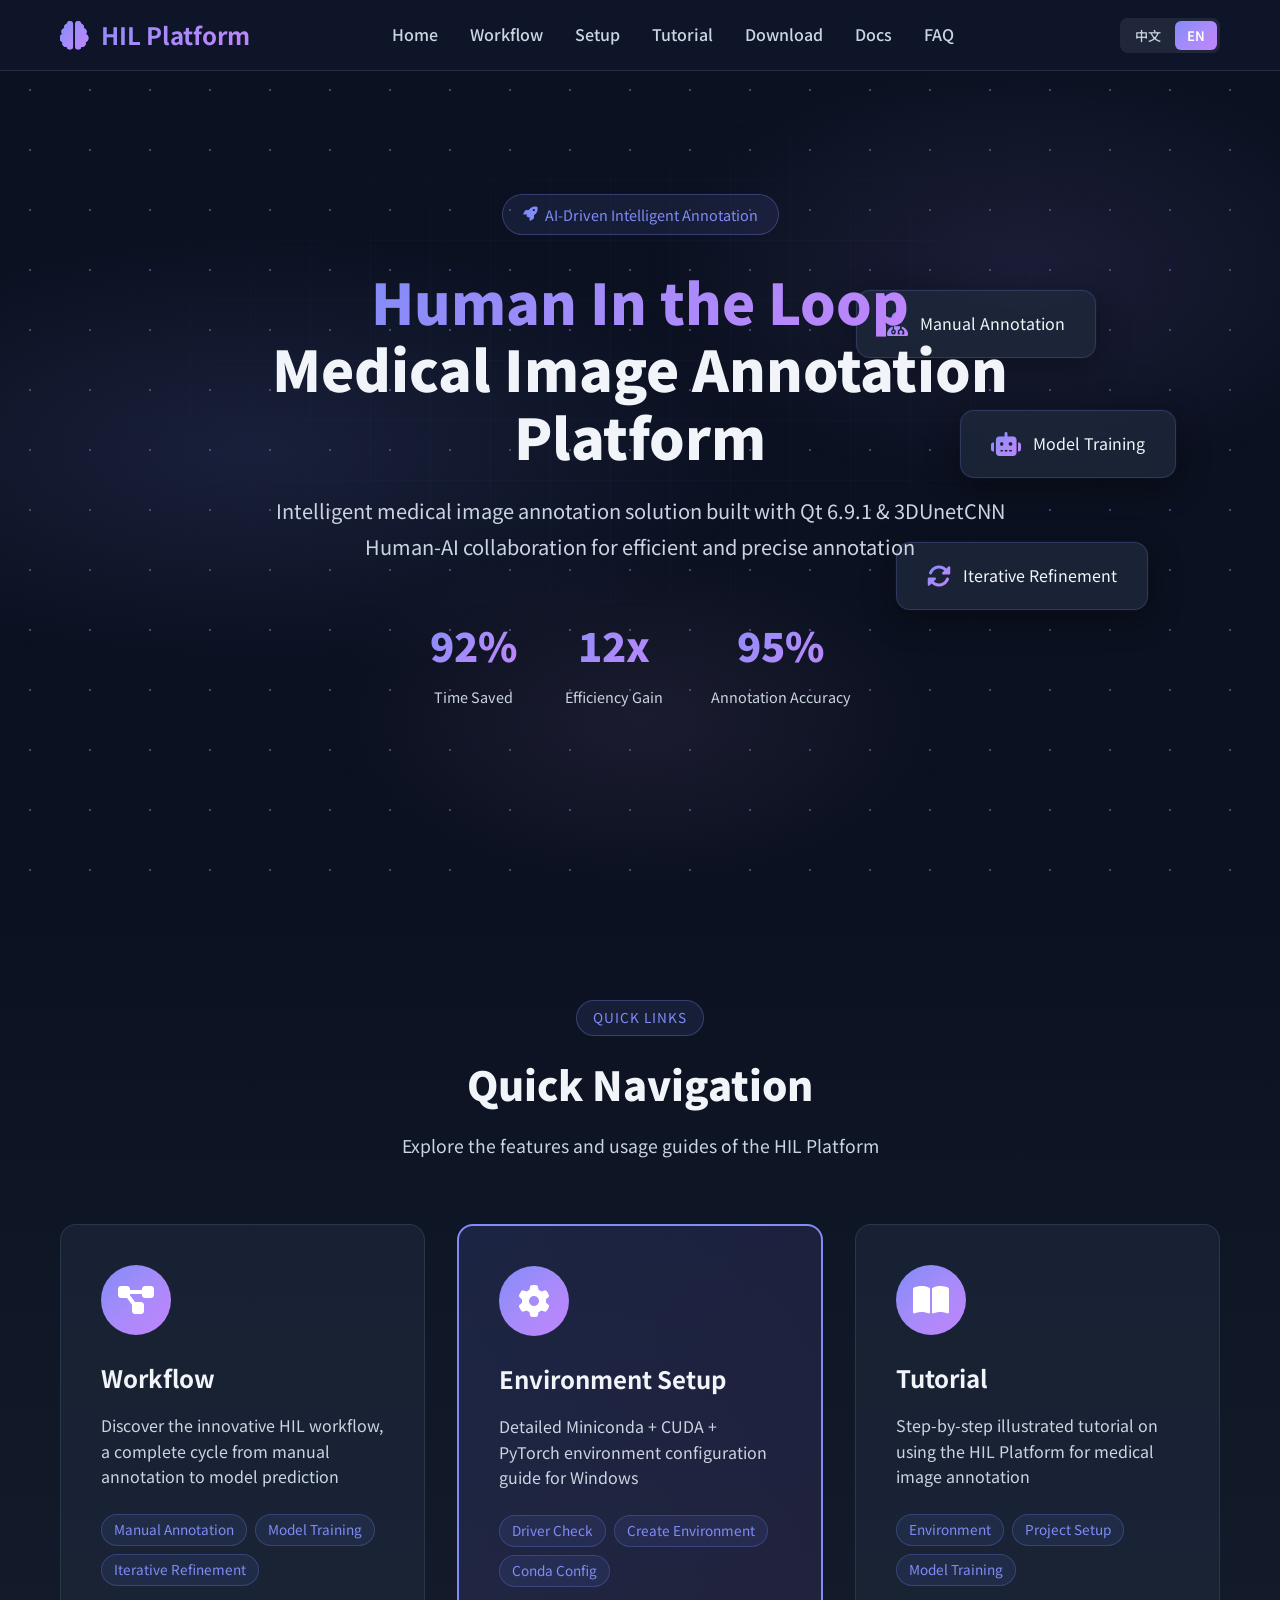
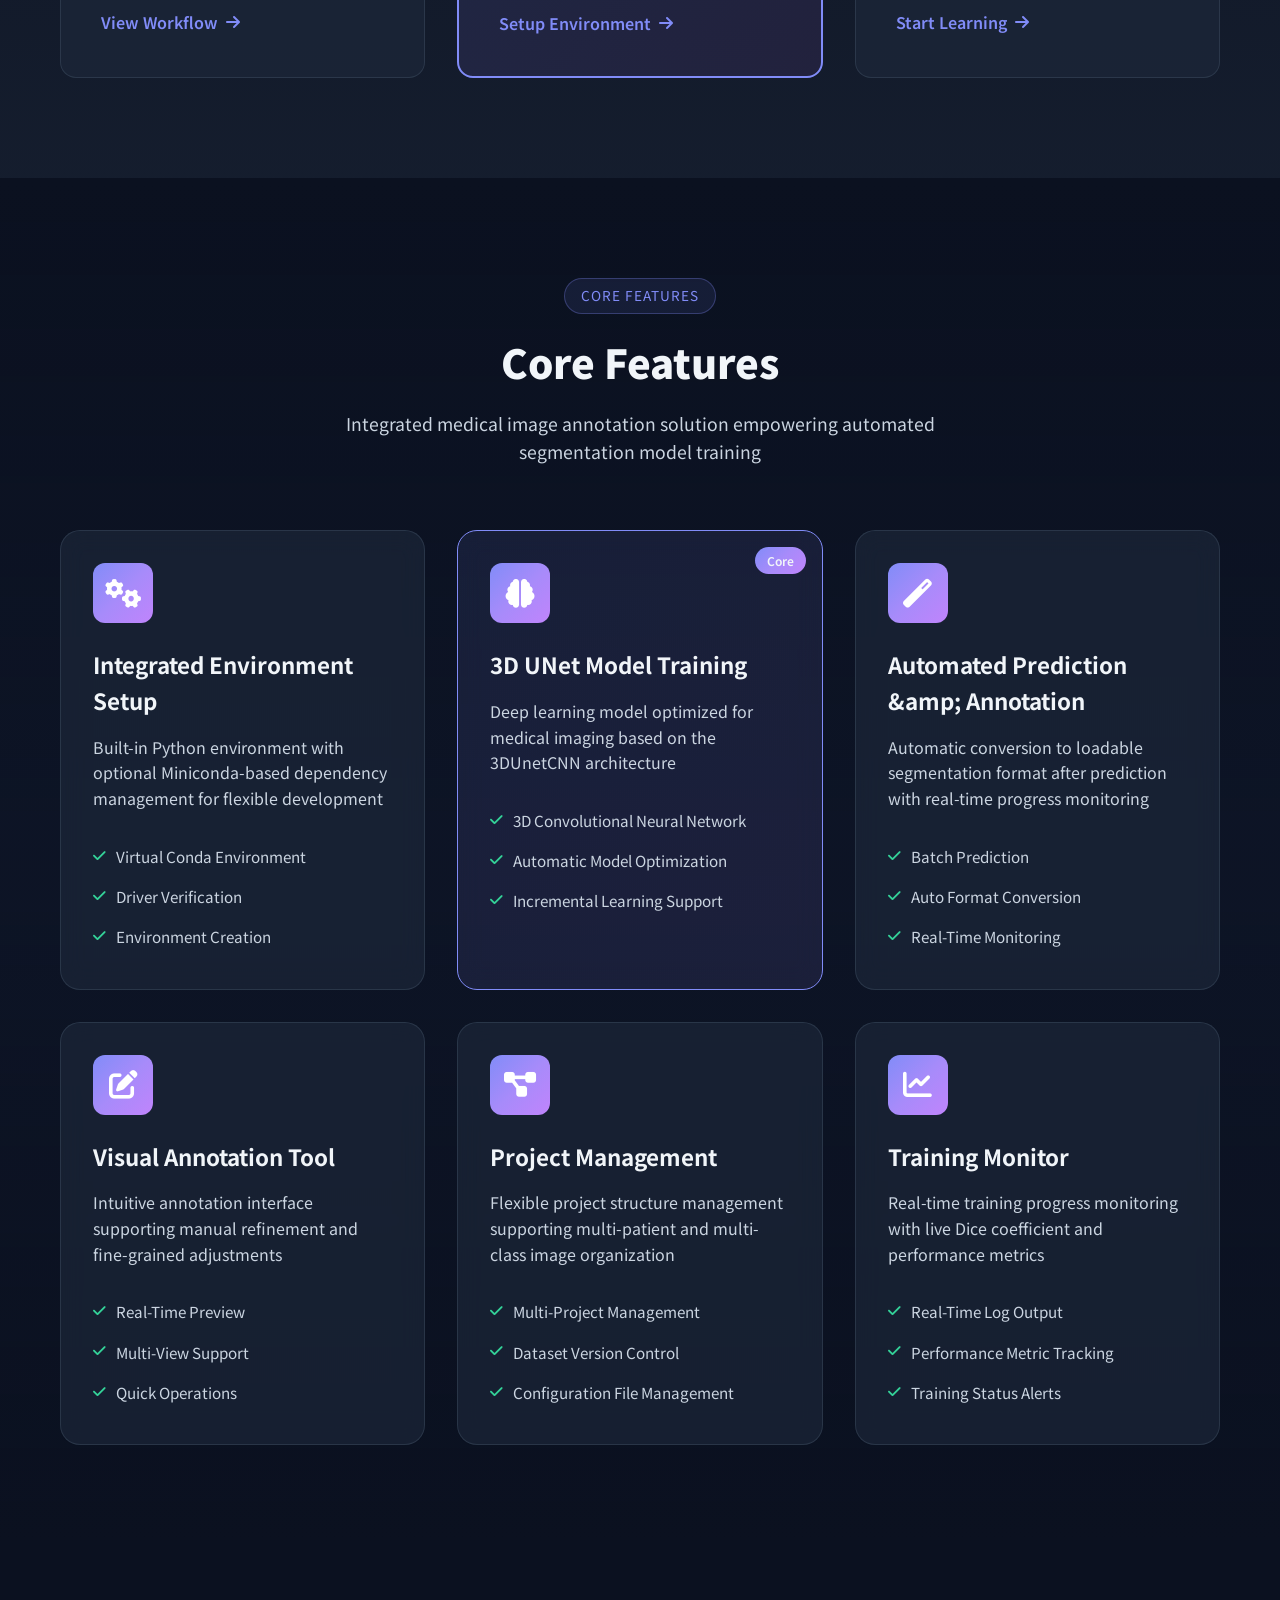
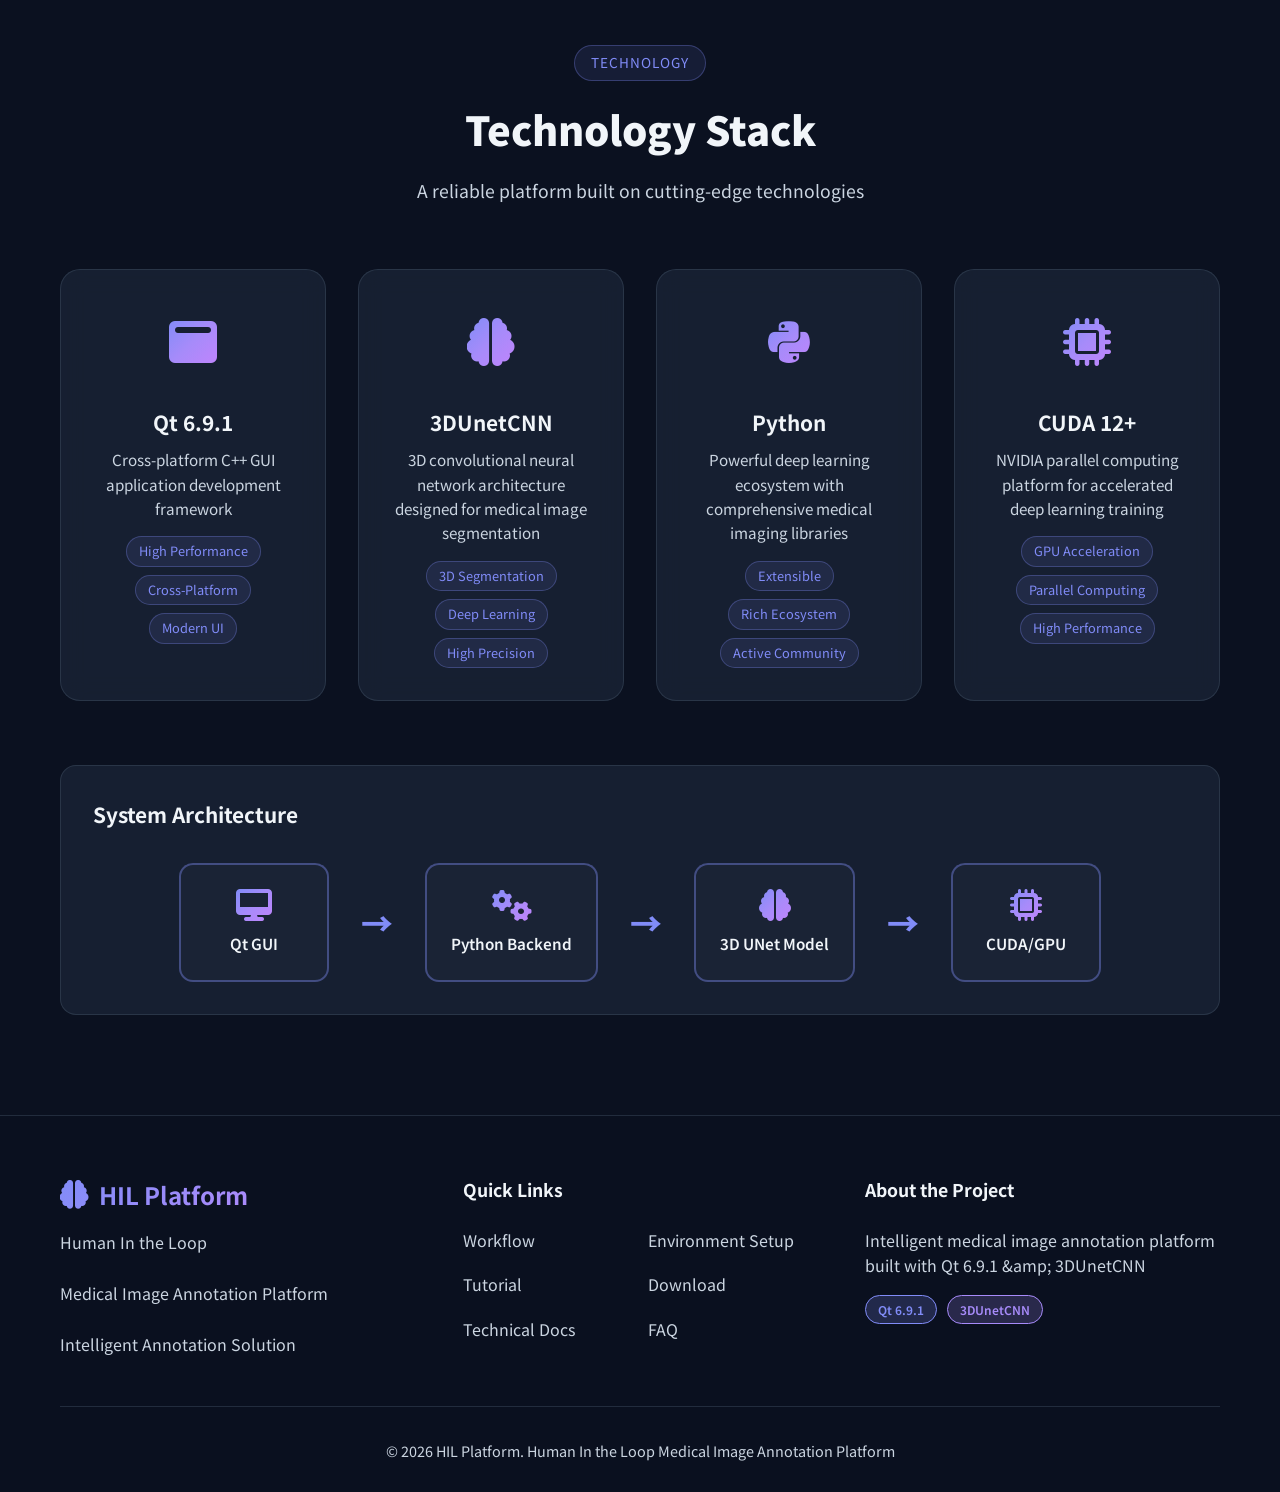
<file: HIL/index.html>
<!DOCTYPE html>
<html lang="zh-CN">
<head>
    <meta charset="UTF-8">
    <meta name="viewport" content="width=device-width, initial-scale=1.0">
    <title>HIL - Human In the Loop 医学影像标注平台</title>
    <link rel="stylesheet" href="styles.css">
    <link href="https://fonts.googleapis.com/css2?family=Noto+Sans+SC:wght@300;400;500;700;900&display=swap" rel="stylesheet">
    <link rel="stylesheet" href="https://cdnjs.cloudflare.com/ajax/libs/font-awesome/6.4.0/css/all.min.css">
    <style>
        .quick-links {
            padding: 100px 20px;
            background: linear-gradient(180deg, var(--dark-bg) 0%, rgba(30, 41, 59, 0.5) 100%);
        }
        
        .quick-links-grid {
            display: grid;
            grid-template-columns: repeat(auto-fit, minmax(320px, 1fr));
            gap: 2rem;
            margin-top: 3rem;
        }
        
        .quick-link-card {
            background: var(--card-bg);
            border: 1px solid var(--border-color);
            border-radius: 16px;
            padding: 2.5rem;
            text-decoration: none;
            color: var(--text-primary);
            transition: all 0.3s ease;
            position: relative;
            overflow: hidden;
        }
        
        .quick-link-card::before {
            content: '';
            position: absolute;
            top: 0;
            left: 0;
            right: 0;
            height: 4px;
            background: var(--gradient-1);
            transform: scaleX(0);
            transition: transform 0.3s ease;
        }
        
        .quick-link-card:hover {
            transform: translateY(-8px);
            border-color: var(--primary-color);
            box-shadow: 0 15px 40px rgba(102, 126, 234, 0.3);
        }
        
        .quick-link-card:hover::before {
            transform: scaleX(1);
        }
        
        .quick-link-icon {
            width: 70px;
            height: 70px;
            background: var(--gradient-1);
            border-radius: 50%;
            display: flex;
            align-items: center;
            justify-content: center;
            margin-bottom: 1.5rem;
        }
        
        .quick-link-icon i {
            font-size: 2rem;
            color: white;
        }
        
        .quick-link-card h3 {
            font-size: 1.5rem;
            margin-bottom: 1rem;
        }
        
        .quick-link-card p {
            color: var(--text-secondary);
            line-height: 1.6;
            margin-bottom: 1.5rem;
        }
        
        .quick-link-features {
            display: flex;
            flex-wrap: wrap;
            gap: 8px;
            margin-bottom: 1.5rem;
        }
        
        .quick-link-feature {
            padding: 4px 12px;
            background: rgba(102, 126, 234, 0.1);
            border: 1px solid rgba(102, 126, 234, 0.3);
            border-radius: 50px;
            font-size: 0.85rem;
            color: var(--primary-color);
        }
        
        .quick-link-arrow {
            display: flex;
            align-items: center;
            gap: 8px;
            color: var(--primary-color);
            font-weight: 600;
        }
        
        .quick-link-arrow i {
            transition: transform 0.3s ease;
        }
        
        .quick-link-card:hover .quick-link-arrow i {
            transform: translateX(5px);
        }
        
        .env-highlight {
            background: linear-gradient(135deg, rgba(102, 126, 234, 0.15) 0%, rgba(118, 75, 162, 0.15) 100%);
            border: 2px solid var(--primary-color);
        }
        
        .env-highlight .quick-link-icon {
            animation: pulse 2s ease-in-out infinite;
        }
        
        @keyframes pulse {
            0%, 100% { transform: scale(1); }
            50% { transform: scale(1.05); }
        }
    </style>
</head>
<body>
    <nav class="navbar">
        <div class="nav-container">
            <div class="logo">
                <i class="fas fa-brain"></i>
                <span>HIL Platform</span>
            </div>
            <ul class="nav-menu">
                <li><a href="#home" class="nav-link" data-i18n="nav.home">首页</a></li>
                <li><a href="pages/workflow.html" class="nav-link" data-i18n="nav.workflow">工作流程</a></li>
                <li><a href="pages/environment.html" class="nav-link" data-i18n="nav.environment">环境配置</a></li>
                <li><a href="pages/tutorial.html" class="nav-link" data-i18n="nav.tutorial">使用教程</a></li>
                <li><a href="pages/download.html" class="nav-link" data-i18n="nav.download">软件下载</a></li>
                <li><a href="pages/technical.html" class="nav-link" data-i18n="nav.technical">技术文档</a></li>
                <li><a href="pages/faq.html" class="nav-link" data-i18n="nav.faq">常见问题</a></li>
            </ul>
            <div class="hamburger">
                <span></span>
                <span></span>
                <span></span>
            </div>
        </div>
    </nav>

    <section id="home" class="hero">
        <div class="hero-particles"></div>
        <div class="hero-content">
            <div class="hero-badge">
                <i class="fas fa-rocket"></i>
                <span data-i18n="hero.badge">模型学习驱动的智能标注</span>
            </div>
            <h1 class="hero-title">
                <span class="gradient-text" data-i18n="hero.title1">Human In the Loop</span>
                <br><span data-i18n="hero.title2">医学影像标注平台</span>
            </h1>
            <p class="hero-subtitle" data-i18n-html="hero.subtitle">
                基于Qt6.9.1与3DUnetCNN的智能化医学影像标注解决方案<br>
                人机协作，高效精准，显著降低标注成本
            </p>
            <div class="hero-stats">
                <div class="stat-item">
                    <div class="stat-number">92%</div>
                    <div class="stat-label" data-i18n="hero.time_reduction">时间减少</div>
                </div>
                <div class="stat-item">
                    <div class="stat-number">12x</div>
                    <div class="stat-label" data-i18n="hero.efficiency">效率提升</div>
                </div>
                <div class="stat-item">
                    <div class="stat-number">95%+</div>
                    <div class="stat-label" data-i18n="hero.accuracy">标注准确率</div>
                </div>
            </div>
        </div>
        <div class="hero-visual">
            <div class="floating-card card-1">
                <i class="fas fa-user-md"></i>
                <span data-i18n="float.manual">人工标注</span>
            </div>
            <div class="floating-card card-2">
                <i class="fas fa-robot"></i>
                <span data-i18n="float.learning">模型学习</span>
            </div>
            <div class="floating-card card-3">
                <i class="fas fa-sync-alt"></i>
                <span data-i18n="float.iteration">迭代优化</span>
            </div>
        </div>
    </section>

    <section class="quick-links">
        <div class="container">
            <div class="section-header">
                <span class="section-badge" data-i18n="quick.badge">Quick Links</span>
                <h2 class="section-title" data-i18n="quick.title">快速导航</h2>
                <p class="section-subtitle" data-i18n="quick.subtitle">深入了解HIL平台的各项功能和使用方法</p>
            </div>
            
            <div class="quick-links-grid">
                <a href="pages/workflow.html" class="quick-link-card">
                    <div class="quick-link-icon">
                        <i class="fas fa-project-diagram"></i>
                    </div>
                    <h3 data-i18n="quick.workflow.title">工作流程</h3>
                    <p data-i18n="quick.workflow.desc">了解HIL平台的创新工作流程，从人工标注到模型预测的完整循环</p>
                    <div class="quick-link-features">
                        <span class="quick-link-feature" data-i18n="quick.workflow.tag1">人工标注</span>
                        <span class="quick-link-feature" data-i18n="quick.workflow.tag2">模型学习</span>
                        <span class="quick-link-feature" data-i18n="quick.workflow.tag3">迭代优化</span>
                    </div>
                    <div class="quick-link-arrow">
                        <span data-i18n="quick.workflow.link">详细流程</span> <i class="fas fa-arrow-right"></i>
                    </div>
                </a>

                <a href="pages/environment.html" class="quick-link-card env-highlight">
                    <div class="quick-link-icon">
                        <i class="fas fa-cog"></i>
                    </div>
                    <h3 data-i18n="quick.env.title">环境配置</h3>
                    <p data-i18n="quick.env.desc">详细的Miniconda+CUDA+PyTorch环境配置教程，支持Windows系统</p>
                    <div class="quick-link-features">
                        <span class="quick-link-feature" data-i18n="quick.env.tag1">驱动检查</span>
                        <span class="quick-link-feature" data-i18n="quick.env.tag2">创建环境</span>
                        <span class="quick-link-feature" data-i18n="quick.env.tag3">conda配置</span>
                    </div>
                    <div class="quick-link-arrow">
                        <span data-i18n="quick.env.link">配置环境</span> <i class="fas fa-arrow-right"></i>
                    </div>
                </a>

                <a href="pages/tutorial.html" class="quick-link-card">
                    <div class="quick-link-icon">
                        <i class="fas fa-book-open"></i>
                    </div>
                    <h3 data-i18n="quick.tutorial.title">使用教程</h3>
                    <p data-i18n="quick.tutorial.desc">详细的图文教程，手把手教您使用HIL平台进行医学影像标注</p>
                    <div class="quick-link-features">
                        <span class="quick-link-feature" data-i18n="quick.tutorial.tag1">环境配置</span>
                        <span class="quick-link-feature" data-i18n="quick.tutorial.tag2">项目准备</span>
                        <span class="quick-link-feature" data-i18n="quick.tutorial.tag3">模型训练</span>
                    </div>
                    <div class="quick-link-arrow">
                        <span data-i18n="quick.tutorial.link">开始学习</span> <i class="fas fa-arrow-right"></i>
                    </div>
                </a>
            </div>
        </div>
    </section>

    <section id="features" class="features">
        <div class="container">
            <div class="section-header">
                <span class="section-badge" data-i18n="features.badge">Core Features</span>
                <h2 class="section-title" data-i18n="features.title">核心功能</h2>
                <p class="section-subtitle" data-i18n="features.subtitle">集成化医学影像标注解决方案，赋能自动化图像分割标注模型训练</p>
            </div>
            
            <div class="features-grid">
                <div class="feature-card">
                    <div class="feature-icon">
                        <i class="fas fa-cogs"></i>
                    </div>
                    <h3 data-i18n="features.f1.title">集成化环境配置</h3>
                    <p data-i18n="features.f1.desc">内置Python环境，同时推荐通过Miniconda自行管理依赖，灵活适配开发需求</p>
                    <ul class="feature-list">
                        <li><i class="fas fa-check"></i> <span data-i18n="features.f1.l1">虚拟conda环境管理</span></li>
                        <li><i class="fas fa-check"></i> <span data-i18n="features.f1.l2">驱动检查</span></li>
                        <li><i class="fas fa-check"></i> <span data-i18n="features.f1.l3">创建环境</span></li>
                    </ul>
                </div>

                <div class="feature-card featured">
                    <div class="feature-badge" data-i18n="features.f2.badge">核心</div>
                    <div class="feature-icon">
                        <i class="fas fa-brain"></i>
                    </div>
                    <h3 data-i18n="features.f2.title">3D UNet模型训练</h3>
                    <p data-i18n="features.f2.desc">基于3DUnetCNN架构，针对医学影像优化的深度学习模型</p>
                    <ul class="feature-list">
                        <li><i class="fas fa-check"></i> <span data-i18n="features.f2.l1">3D卷积神经网络</span></li>
                        <li><i class="fas fa-check"></i> <span data-i18n="features.f2.l2">自动模型优化</span></li>
                        <li><i class="fas fa-check"></i> <span data-i18n="features.f2.l3">增量学习支持</span></li>
                    </ul>
                </div>

                <div class="feature-card">
                    <div class="feature-icon">
                        <i class="fas fa-magic"></i>
                    </div>
                    <h3 data-i18n="features.f3.title">自动化预测标注</h3>
                    <p data-i18n="features.f3.desc">预测完成后可自动转换为可加载的分割格式并可随时监测进度，大幅减少人工工作量</p>
                    <ul class="feature-list">
                        <li><i class="fas fa-check"></i> <span data-i18n="features.f3.l1">批量预测处理</span></li>
                        <li><i class="fas fa-check"></i> <span data-i18n="features.f3.l2">结果自动转换</span></li>
                        <li><i class="fas fa-check"></i> <span data-i18n="features.f3.l3">实时监测进度</span></li>
                    </ul>
                </div>

                <div class="feature-card">
                    <div class="feature-icon">
                        <i class="fas fa-edit"></i>
                    </div>
                    <h3 data-i18n="features.f4.title">可视化标注工具</h3>
                    <p data-i18n="features.f4.desc">直观的标注界面，支持手动修正和精细化调整</p>
                    <ul class="feature-list">
                        <li><i class="fas fa-check"></i> <span data-i18n="features.f4.l1">实时预览</span></li>
                        <li><i class="fas fa-check"></i> <span data-i18n="features.f4.l2">多视图支持</span></li>
                        <li><i class="fas fa-check"></i> <span data-i18n="features.f4.l3">快捷操作</span></li>
                    </ul>
                </div>

                <div class="feature-card">
                    <div class="feature-icon">
                        <i class="fas fa-project-diagram"></i>
                    </div>
                    <h3 data-i18n="features.f5.title">项目管理</h3>
                    <p data-i18n="features.f5.desc">灵活的项目结构管理，支持多病例、多类别影像组织</p>
                    <ul class="feature-list">
                        <li><i class="fas fa-check"></i> <span data-i18n="features.f5.l1">多项目管理</span></li>
                        <li><i class="fas fa-check"></i> <span data-i18n="features.f5.l2">数据集版本控制</span></li>
                        <li><i class="fas fa-check"></i> <span data-i18n="features.f5.l3">配置文件管理</span></li>
                    </ul>
                </div>

                <div class="feature-card">
                    <div class="feature-icon">
                        <i class="fas fa-chart-line"></i>
                    </div>
                    <h3 data-i18n="features.f6.title">训练监控</h3>
                    <p data-i18n="features.f6.desc">实时监控训练进度，Dice系数和性能指标实时更新</p>
                    <ul class="feature-list">
                        <li><i class="fas fa-check"></i> <span data-i18n="features.f6.l1">实时日志输出</span></li>
                        <li><i class="fas fa-check"></i> <span data-i18n="features.f6.l2">性能指标追踪</span></li>
                        <li><i class="fas fa-check"></i> <span data-i18n="features.f6.l3">训练状态提醒</span></li>
                    </ul>
                </div>
            </div>
        </div>
    </section>

    <section id="tech" class="tech-stack">
        <div class="container">
            <div class="section-header">
                <span class="section-badge" data-i18n="tech.badge">Technology</span>
                <h2 class="section-title" data-i18n="tech.title">技术栈</h2>
                <p class="section-subtitle" data-i18n="tech.subtitle">基于先进技术构建的可靠平台</p>
            </div>

            <div class="tech-grid">
                <div class="tech-card">
                    <div class="tech-icon">
                        <i class="fas fa-window-maximize"></i>
                    </div>
                    <h3>Qt 6.9.1</h3>
                    <p data-i18n="tech.qt.desc">跨平台C++图形用户界面应用程序开发框架</p>
                    <div class="tech-features">
                        <span data-i18n="tech.qt.t1">高性能</span>
                        <span data-i18n="tech.qt.t2">跨平台</span>
                        <span data-i18n="tech.qt.t3">现代化UI</span>
                    </div>
                </div>

                <div class="tech-card">
                    <div class="tech-icon">
                        <i class="fas fa-brain"></i>
                    </div>
                    <h3>3DUnetCNN</h3>
                    <p data-i18n="tech.unet.desc">专为医学影像分割设计的3D卷积神经网络架构</p>
                    <div class="tech-features">
                        <span data-i18n="tech.unet.t1">3D分割</span>
                        <span data-i18n="tech.unet.t2">深度学习</span>
                        <span data-i18n="tech.unet.t3">高精度</span>
                    </div>
                </div>

                <div class="tech-card">
                    <div class="tech-icon">
                        <i class="fab fa-python"></i>
                    </div>
                    <h3>Python</h3>
                    <p data-i18n="tech.python.desc">强大的深度学习生态系统和丰富的医学影像处理库</p>
                    <div class="tech-features">
                        <span data-i18n="tech.python.t1">易扩展</span>
                        <span data-i18n="tech.python.t2">生态丰富</span>
                        <span data-i18n="tech.python.t3">社区活跃</span>
                    </div>
                </div>

                <div class="tech-card">
                    <div class="tech-icon">
                        <i class="fas fa-microchip"></i>
                    </div>
                    <h3>CUDA 12+</h3>
                    <p data-i18n="tech.cuda.desc">NVIDIA并行计算平台，加速深度学习训练过程</p>
                    <div class="tech-features">
                        <span data-i18n="tech.cuda.t1">GPU加速</span>
                        <span data-i18n="tech.cuda.t2">并行计算</span>
                        <span data-i18n="tech.cuda.t3">高性能</span>
                    </div>
                </div>
            </div>

            <div class="architecture-diagram">
                <h3 data-i18n="tech.arch.title"><i class="fas fa-project-diagram"></i> 系统架构</h3>
                <div class="diagram-flow">
                    <div class="diagram-node">
                        <i class="fas fa-desktop"></i>
                        <span data-i18n="tech.arch.node1">Qt GUI</span>
                    </div>
                    <div class="diagram-arrow">→</div>
                    <div class="diagram-node">
                        <i class="fas fa-cogs"></i>
                        <span data-i18n="tech.arch.node2">Python Backend</span>
                    </div>
                    <div class="diagram-arrow">→</div>
                    <div class="diagram-node">
                        <i class="fas fa-brain"></i>
                        <span data-i18n="tech.arch.node3">3D UNet Model</span>
                    </div>
                    <div class="diagram-arrow">→</div>
                    <div class="diagram-node">
                        <i class="fas fa-microchip"></i>
                        <span data-i18n="tech.arch.node4">CUDA/GPU</span>
                    </div>
                </div>
            </div>
        </div>
    </section>

    <footer class="footer">
        <div class="container">
            <div class="footer-content">
                <div class="footer-section">
                    <div class="footer-logo">
                        <i class="fas fa-brain"></i>
                        <span>HIL Platform</span>
                    </div>
                    <p data-i18n-html="footer.about.desc">Human In the Loop<br><br>医学影像标注平台<br><br>智能化标注解决方案</p>
                </div>

                <div class="footer-section">
                    <h4 data-i18n="footer.links.title">快速链接</h4>
                    <ul>
                        <li><a href="pages/workflow.html" data-i18n="footer.links.wf">工作流程</a></li>
                        <li><a href="pages/environment.html" data-i18n="footer.links.env">环境配置</a></li>
                        <li><a href="pages/tutorial.html" data-i18n="footer.links.tut">使用教程</a></li>
                        <li><a href="pages/download.html" data-i18n="footer.links.dl">软件下载</a></li>
                        <li><a href="pages/technical.html" data-i18n="footer.links.tech">技术文档</a></li>
                        <li><a href="pages/faq.html" data-i18n="footer.links.faq">常见问题</a></li>
                    </ul>
                </div>

                <div class="footer-section">
                    <h4 data-i18n="footer.project.title">关于项目</h4>
                    <p data-i18n="footer.project.desc">基于Qt6.9.1与3DUnetCNN开发的医学影像智能标注平台</p>
                    <div class="footer-badges">
                        <span class="badge badge-primary">Qt 6.9.1</span>
                        <span class="badge badge-secondary">3DUnetCNN</span>
                    </div>
                </div>
            </div>

            <div class="footer-bottom">
                <p data-i18n="footer.copyright">&copy; 2026 HIL Platform. Human In the Loop 医学影像标注平台</p>
            </div>
        </div>
    </footer>

    <script src="script.js"></script>
    <script src="i18n.js"></script>
</body>
</html>
</file>
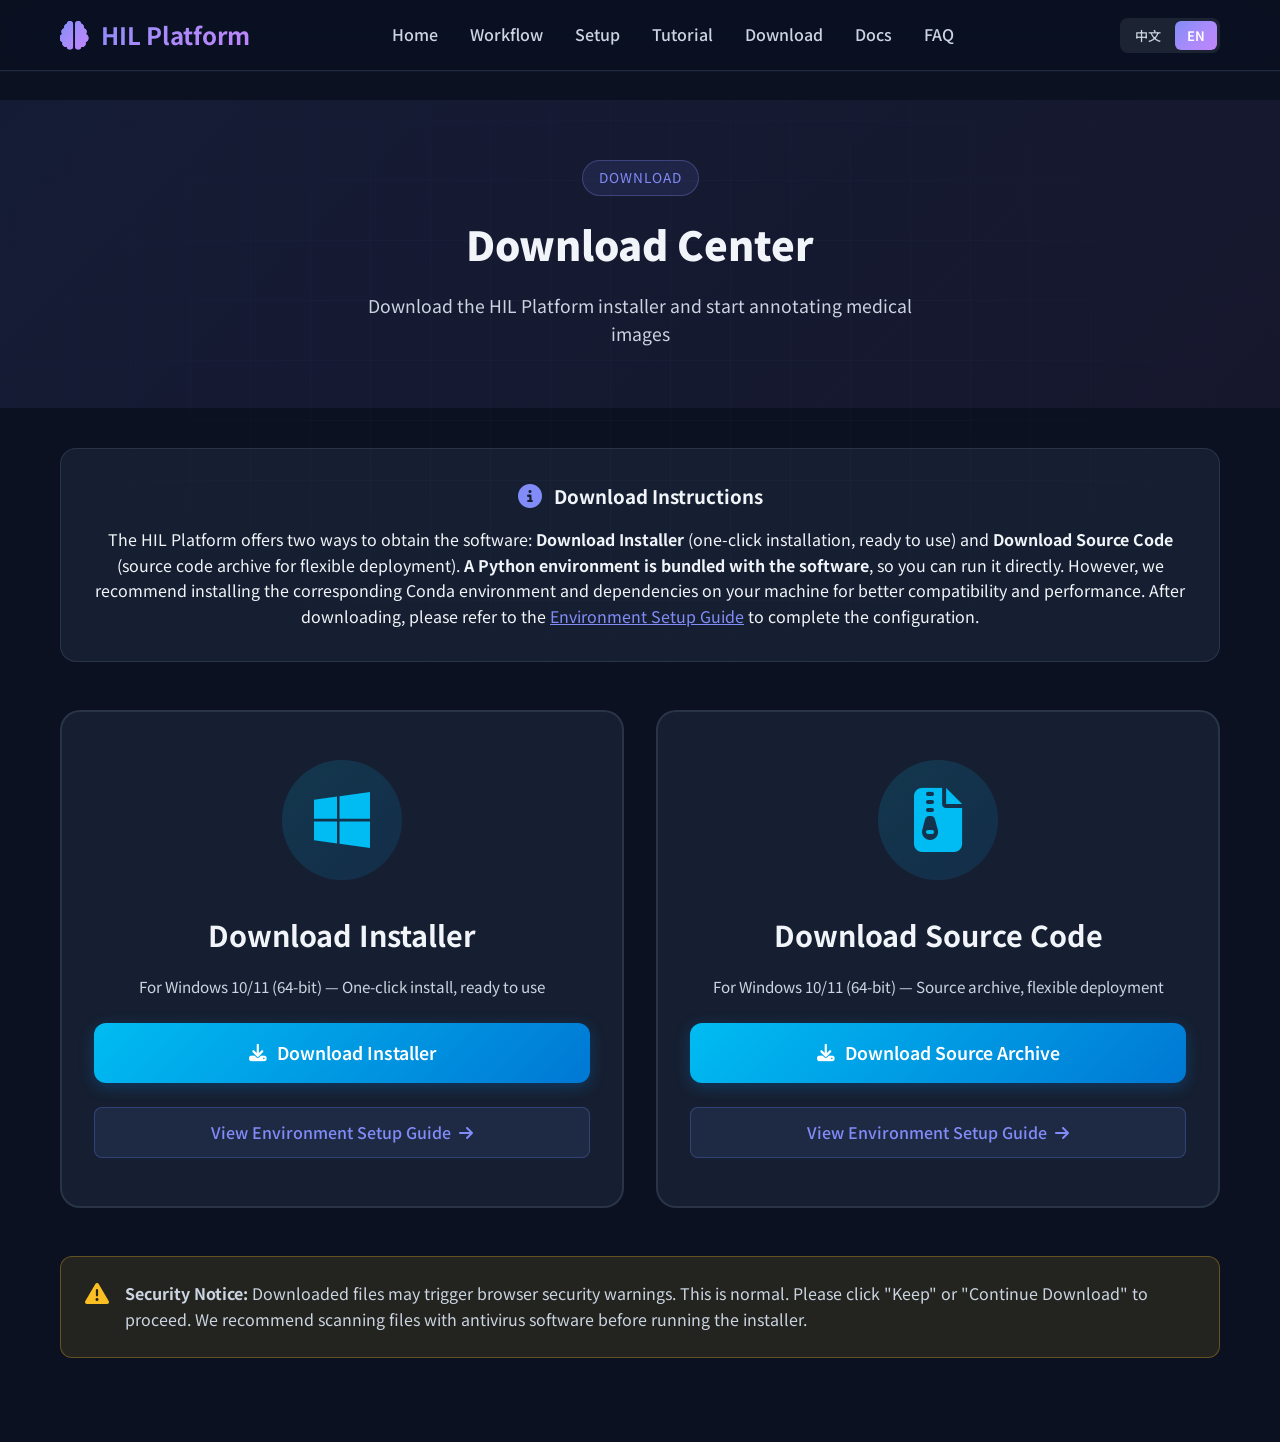
<file: HIL/pages/download.html>
<!DOCTYPE html>
<html lang="zh-CN">
<head>
    <meta charset="UTF-8">
    <meta name="viewport" content="width=device-width, initial-scale=1.0">
    <title data-i18n="dl.pageTitle">软件下载 - HIL Platform</title>
    <link rel="stylesheet" href="../styles.css">
    <link href="https://fonts.googleapis.com/css2?family=Noto+Sans+SC:wght@300;400;500;700;900&display=swap" rel="stylesheet">
    <link rel="stylesheet" href="https://cdnjs.cloudflare.com/ajax/libs/font-awesome/6.4.0/css/all.min.css">
    <style>
        .download-page {
            padding-top: 100px;
            min-height: 100vh;
        }
        
        .download-header {
            text-align: center;
            padding: 60px 20px;
            background: linear-gradient(135deg, rgba(102, 126, 234, 0.1) 0%, rgba(118, 75, 162, 0.1) 100%);
            margin-bottom: 40px;
        }
        
        .download-container {
            max-width: 1200px;
            margin: 0 auto;
            padding: 0 20px 60px;
        }
        
        .download-intro {
            background: var(--card-bg);
            border: 1px solid var(--border-color);
            border-radius: 16px;
            padding: 2rem;
            margin-bottom: 3rem;
            text-align: center;
        }
        
        .download-intro h3 {
            display: flex;
            align-items: center;
            justify-content: center;
            gap: 12px;
            margin-bottom: 1rem;
        }
        
        .download-intro h3 i {
            color: var(--primary-color);
            font-size: 1.5rem;
        }
        
        .download-cards {
            display: grid;
            grid-template-columns: repeat(auto-fit, minmax(450px, 1fr));
            gap: 2rem;
            margin-bottom: 3rem;
        }
        
        .download-card {
            background: var(--card-bg);
            border: 2px solid var(--border-color);
            border-radius: 20px;
            padding: 3rem 2rem;
            text-align: center;
            transition: all 0.3s ease;
            position: relative;
            overflow: hidden;
        }
        
        .download-card::before {
            content: '';
            position: absolute;
            top: 0;
            left: 0;
            right: 0;
            height: 4px;
            background: var(--gradient-1);
            transform: scaleX(0);
            transition: transform 0.3s ease;
        }
        
        .download-card:hover {
            border-color: var(--primary-color);
            transform: translateY(-8px);
            box-shadow: 0 20px 40px rgba(102, 126, 234, 0.3);
        }
        
        .download-card:hover::before {
            transform: scaleX(1);
        }

        .os-icon {
            width: 120px;
            height: 120px;
            margin: 0 auto 2rem;
            border-radius: 50%;
            display: flex;
            align-items: center;
            justify-content: center;
            font-size: 4rem;
            position: relative;
            background: linear-gradient(135deg, rgba(0, 188, 242, 0.15) 0%, rgba(0, 120, 212, 0.15) 100%);
            color: #00bcf2;
        }

        .download-card h3 {
            font-size: 1.8rem;
            margin-bottom: 1rem;
        }
        
        .download-card .version {
            color: var(--text-secondary);
            margin-bottom: 1.5rem;
            font-size: 0.95rem;
        }

        .download-btn {
            display: flex;
            align-items: center;
            justify-content: center;
            gap: 10px;
            padding: 1rem 2.5rem;
            background: var(--gradient-1);
            color: white;
            text-decoration: none;
            font-weight: 600;
            font-size: 1.1rem;
            border-radius: 12px;
            transition: all 0.3s ease;
            box-shadow: 0 4px 15px rgba(102, 126, 234, 0.3);
        }
        
        .download-btn:hover {
            transform: translateY(-3px);
            box-shadow: 0 8px 25px rgba(102, 126, 234, 0.5);
        }
        
        .download-card.windows .download-btn {
            background: linear-gradient(135deg, #00bcf2 0%, #0078d4 100%);
            box-shadow: 0 4px 15px rgba(0, 120, 212, 0.3);
        }
        
        .download-card.windows .download-btn:hover {
            box-shadow: 0 8px 25px rgba(0, 120, 212, 0.5);
        }
        
        .env-link {
            display: flex;
            align-items: center;
            justify-content: center;
            gap: 8px;
            margin-top: 1.5rem;
            padding: 0.75rem 1.5rem;
            background: rgba(102, 126, 234, 0.1);
            border: 1px solid rgba(102, 126, 234, 0.3);
            border-radius: 8px;
            color: var(--primary-color);
            text-decoration: none;
            font-weight: 500;
            transition: all 0.3s ease;
        }
        
        .env-link:hover {
            background: rgba(102, 126, 234, 0.2);
            transform: translateX(5px);
        }
        
        .env-link i {
            transition: transform 0.3s ease;
        }
        
        .env-link:hover i {
            transform: translateX(5px);
        }
        
        .warning-box {
            background: rgba(251, 191, 36, 0.1);
            border: 1px solid rgba(251, 191, 36, 0.3);
            border-radius: 12px;
            padding: 1.5rem;
            margin-top: 2rem;
            display: flex;
            gap: 1rem;
            align-items: flex-start;
        }
        
        .warning-box i {
            color: var(--warning-color);
            font-size: 1.5rem;
            flex-shrink: 0;
        }
        
        .warning-box p {
            color: var(--text-secondary);
            line-height: 1.6;
        }
        
        @media (max-width: 768px) {
            .download-cards {
                grid-template-columns: 1fr;
            }
            
            .download-card {
                padding: 2rem 1.5rem;
            }
        }
    </style>
</head>
<body>
    <nav class="navbar">
        <div class="nav-container">
            <div class="logo">
                <i class="fas fa-brain"></i>
                <span>HIL Platform</span>
            </div>
            <ul class="nav-menu">
                <li><a href="../index.html" class="nav-link" data-i18n="nav.home">首页</a></li>
                <li><a href="workflow.html" class="nav-link" data-i18n="nav.workflow">工作流程</a></li>
                <li><a href="environment.html" class="nav-link" data-i18n="nav.environment">环境配置</a></li>
                <li><a href="tutorial.html" class="nav-link" data-i18n="nav.tutorial">使用教程</a></li>
                <li><a href="download.html" class="nav-link active" data-i18n="nav.download">软件下载</a></li>
                <li><a href="technical.html" class="nav-link" data-i18n="nav.technical">技术文档</a></li>
                <li><a href="faq.html" class="nav-link" data-i18n="nav.faq">常见问题</a></li>
            </ul>
            <div class="hamburger">
                <span></span>
                <span></span>
                <span></span>
            </div>
        </div>
    </nav>

    <div class="download-page">
        <div class="download-header">
            <span class="section-badge" data-i18n="nav.download">Download</span>
            <h1 class="section-title" data-i18n="page.download.title">软件下载中心</h1>
            <p class="section-subtitle" data-i18n="page.download.subtitle">选择适合您的版本，开始使用HIL医学影像标注平台</p>
        </div>

        <div class="download-container">
            <div class="download-intro">
                <h3><i class="fas fa-info-circle"></i> <span data-i18n="dl.intro.heading">下载说明</span></h3>
                <p data-i18n-html="dl.intro.text">HIL平台提供两种获取方式：<strong>下载安装方式</strong>（一键安装，开箱即用）和<strong>下载软件源码</strong>（源码压缩包，适合自行编译部署）。<strong>软件已内置Python环境</strong>，可直接运行使用。但推荐做法是自行在电脑上安装好对应的Conda环境和依赖，以获得更好的兼容性和性能。下载完成后，请参考<a href="environment.html" style="color: var(--primary-color);">环境配置指南</a>完成环境搭建。</p>
            </div>

            <div class="download-cards">
                <div class="download-card windows">
                    <div class="os-icon">
                        <i class="fab fa-windows"></i>
                    </div>
                    <h3 data-i18n="dl.card.installer.title">下载安装方式</h3>
                    <p class="version" data-i18n="dl.card.installer.version">适用于 Windows 10/11 (64-bit) — 一键安装，开箱即用</p>

                    <a href="../source_windows/HILsetup.exe" class="download-btn" download="HILsetup.exe" id="dl-installer-btn">
                        <i class="fas fa-download"></i>
                        <span data-i18n="dl.card.installer.download">下载安装程序</span>
                    </a>
                    
                    <a href="environment.html" class="env-link">
                        <span data-i18n="dl.card.installer.envGuide">查看环境配置教程</span>
                        <i class="fas fa-arrow-right"></i>
                    </a>
                </div>

                <div class="download-card windows">
                    <div class="os-icon">
                        <i class="fas fa-file-archive"></i>
                    </div>
                    <h3 data-i18n="dl.card.release.title">下载软件源码</h3>
                    <p class="version" data-i18n="dl.card.release.version">适用于 Windows 10/11 (64-bit) — 源码压缩包，灵活部署</p>

                    <a href="../source_windows/release.zip" class="download-btn" download="HIL_release.zip">
                        <i class="fas fa-download"></i>
                        <span data-i18n="dl.card.release.download">下载源码压缩包</span>
                    </a>
                    
                    <a href="environment.html" class="env-link">
                        <span data-i18n="dl.card.release.envGuide">查看环境配置教程</span>
                        <i class="fas fa-arrow-right"></i>
                    </a>
                </div>
            </div>

            <div class="warning-box">
                <i class="fas fa-exclamation-triangle"></i>
                <div>
                    <p data-i18n-html="dl.warning.text"><strong>安全提示：</strong>下载的 .exe 文件可能会触发浏览器的安全警告，这是正常现象。请点击"保留"或"继续下载"完成下载。下载完成后，建议使用杀毒软件扫描文件后再运行安装程序。</p>
                </div>
            </div>
        </div>
    </div>

    <script>
        document.addEventListener('DOMContentLoaded', function() {
            const hamburger = document.querySelector('.hamburger');
            const navMenu = document.querySelector('.nav-menu');
            
            hamburger.addEventListener('click', () => {
                hamburger.classList.toggle('active');
                navMenu.classList.toggle('active');
            });
        });
    </script>
    <script src="../i18n.js"></script>
</body>
</html>
</file>
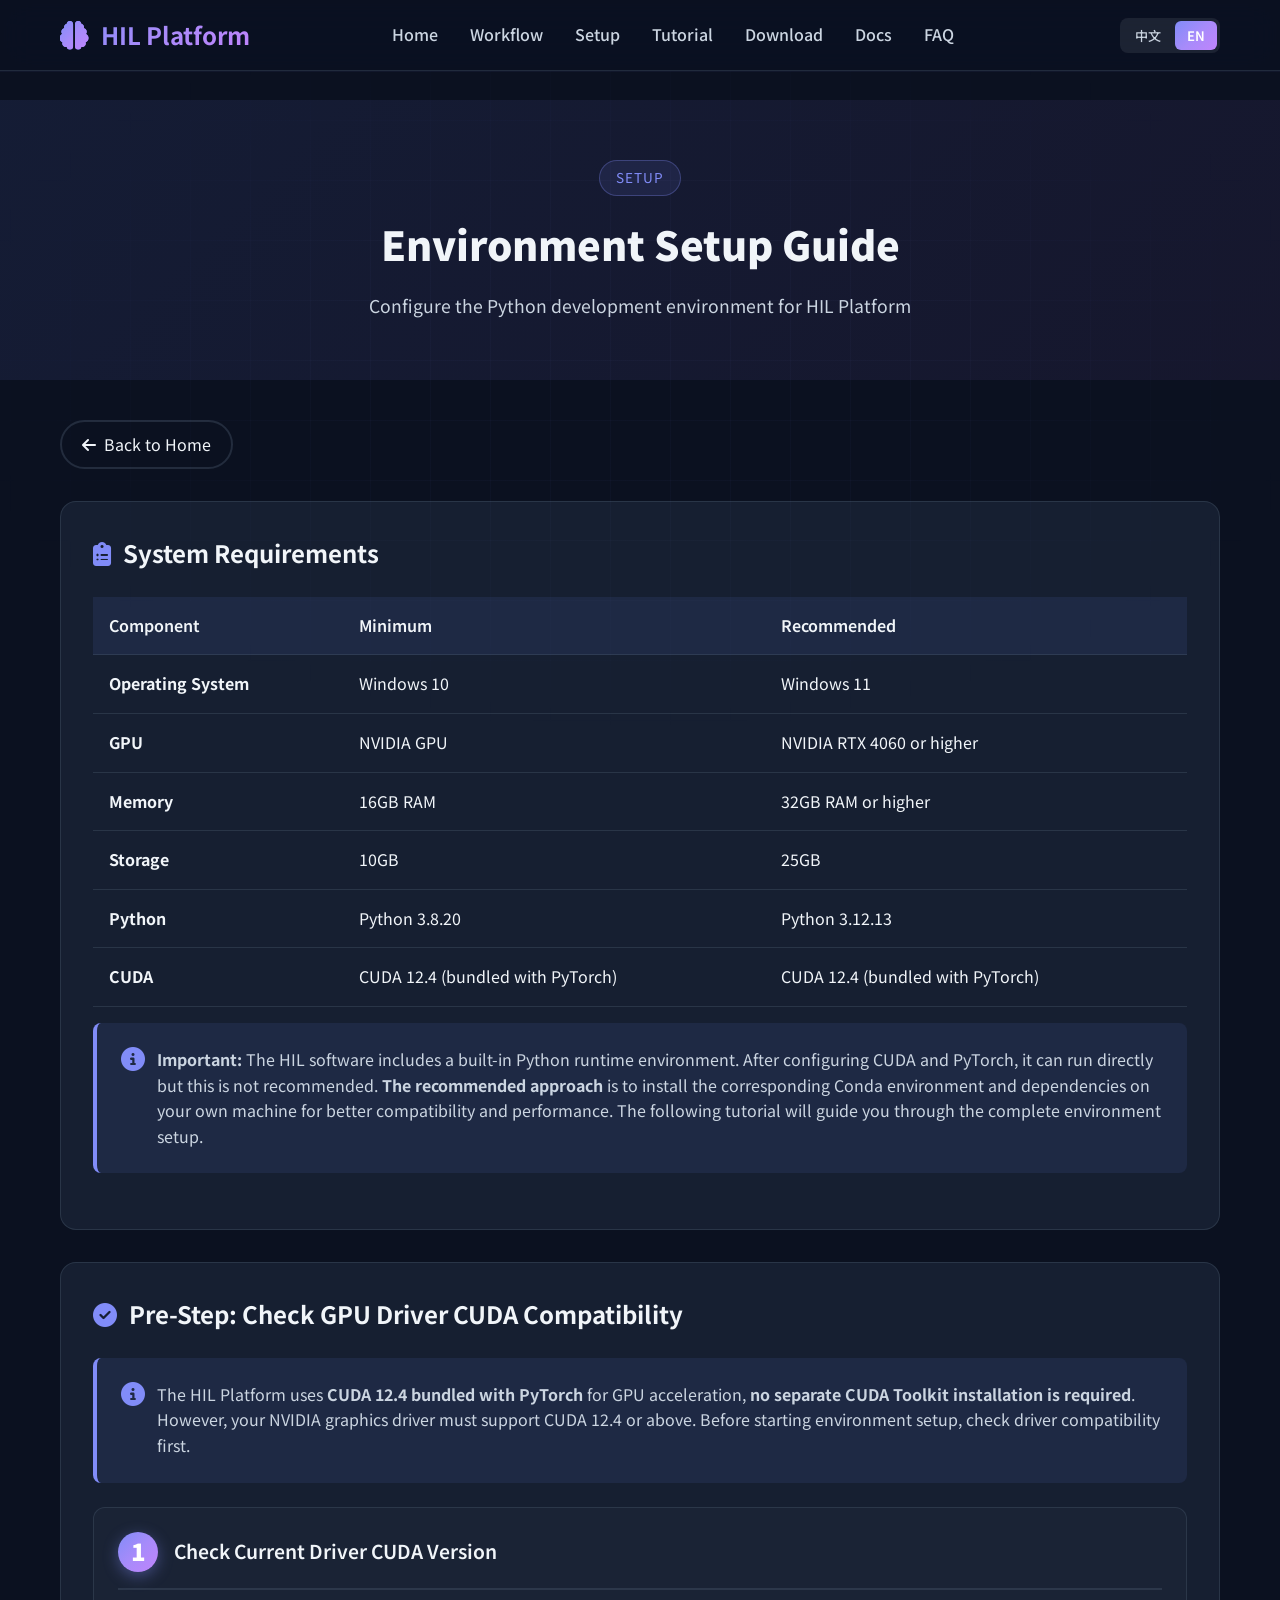
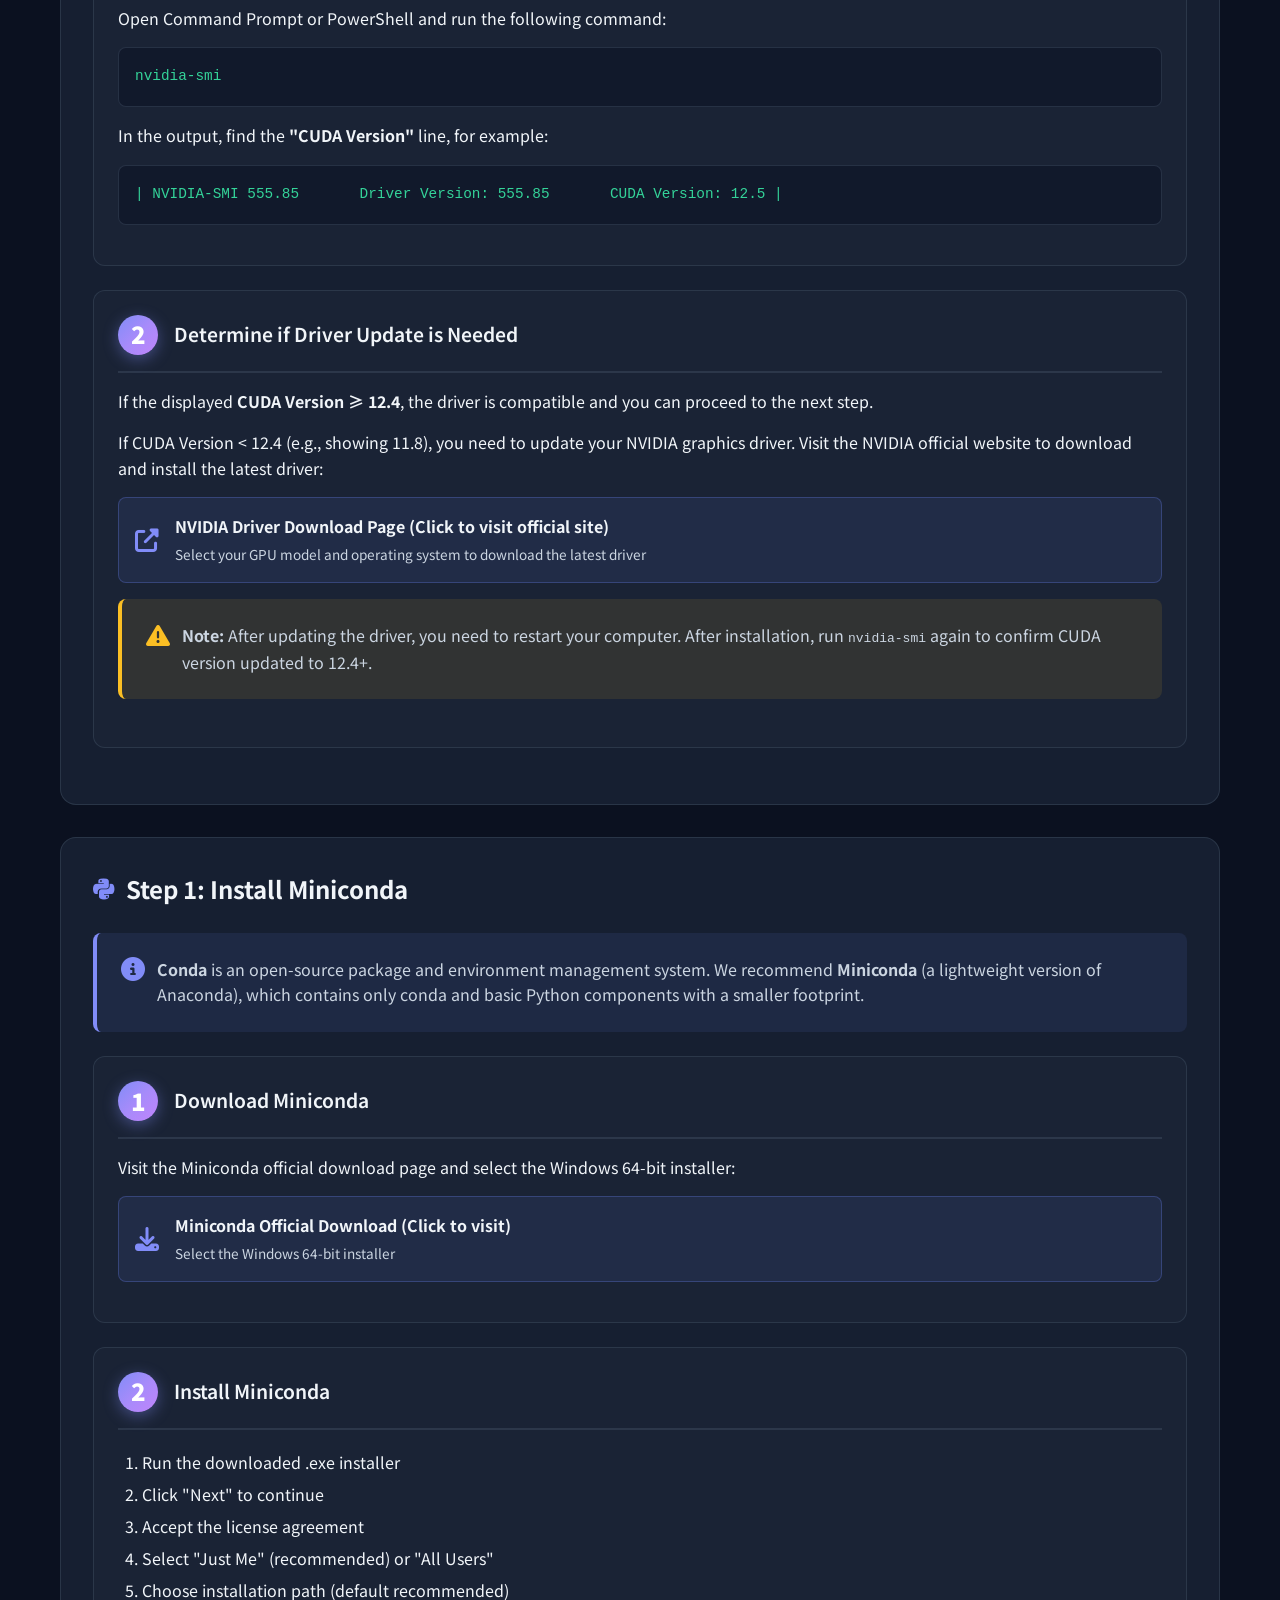
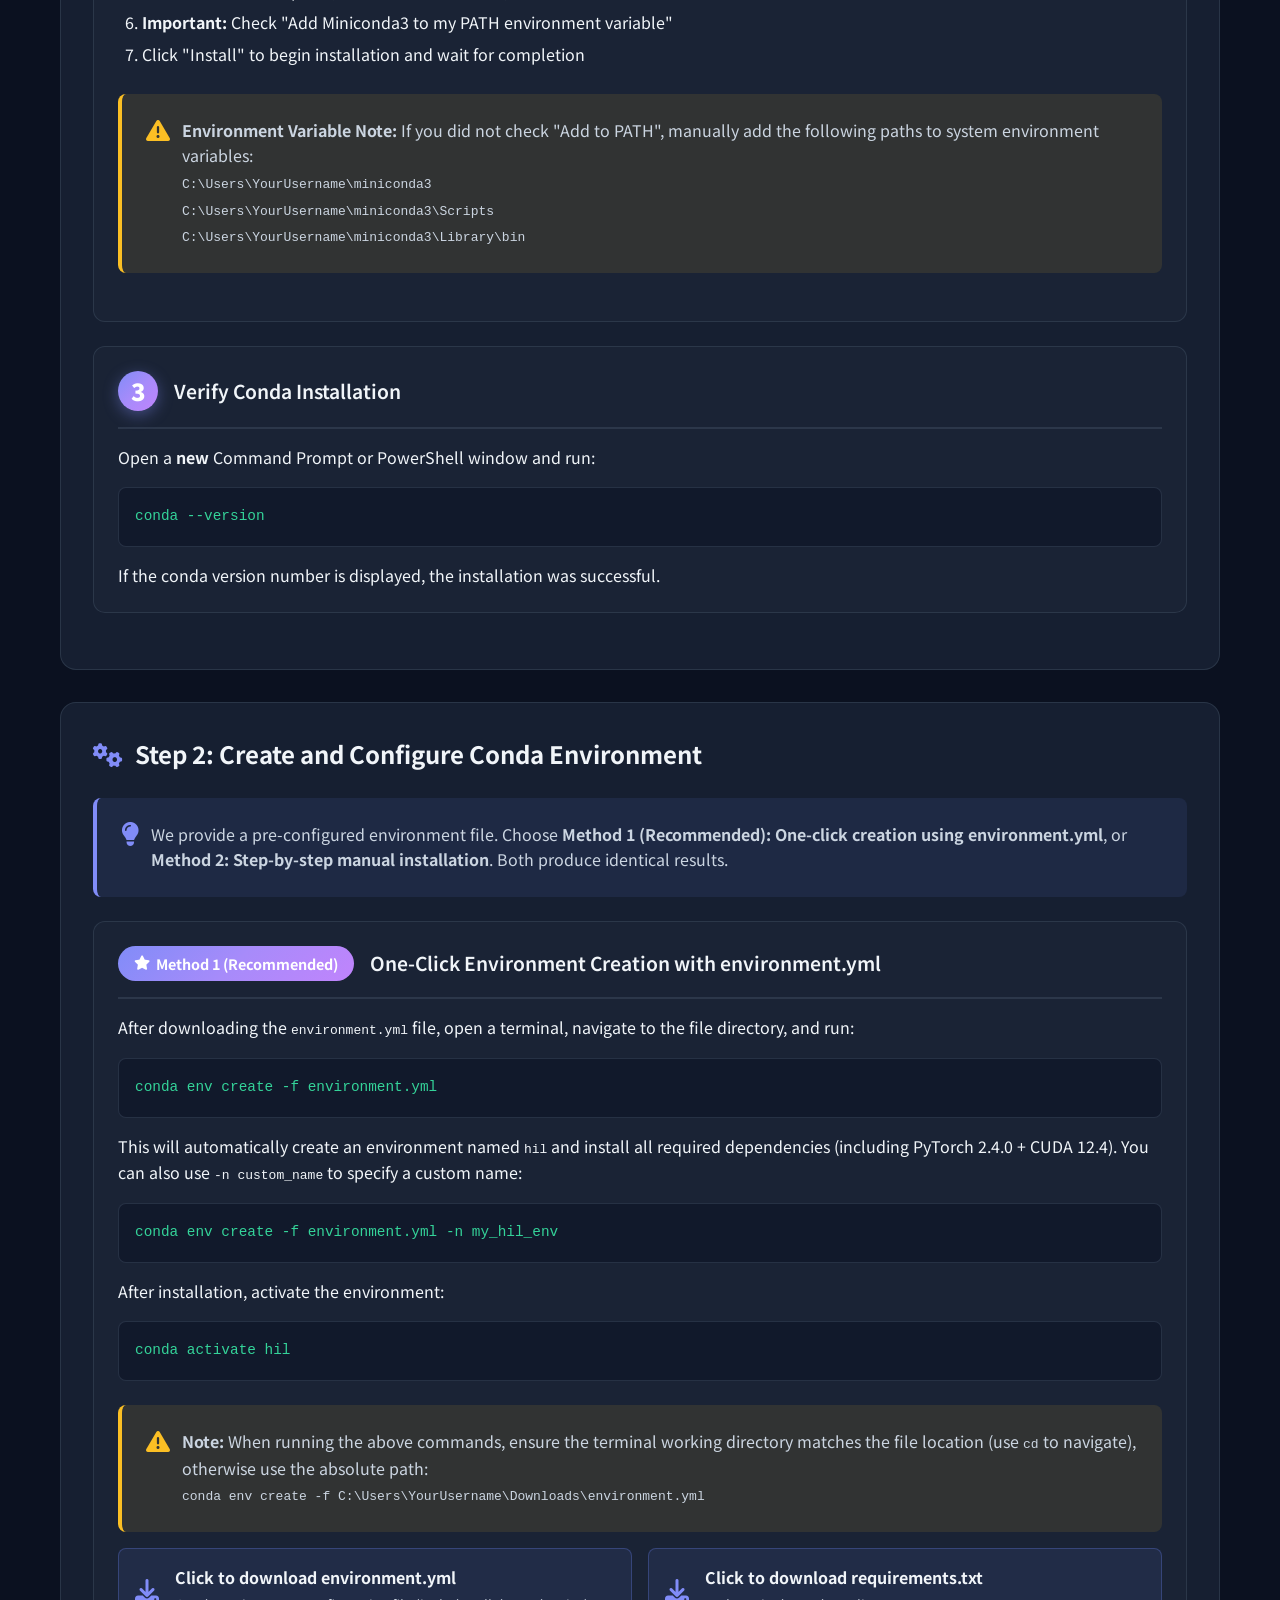
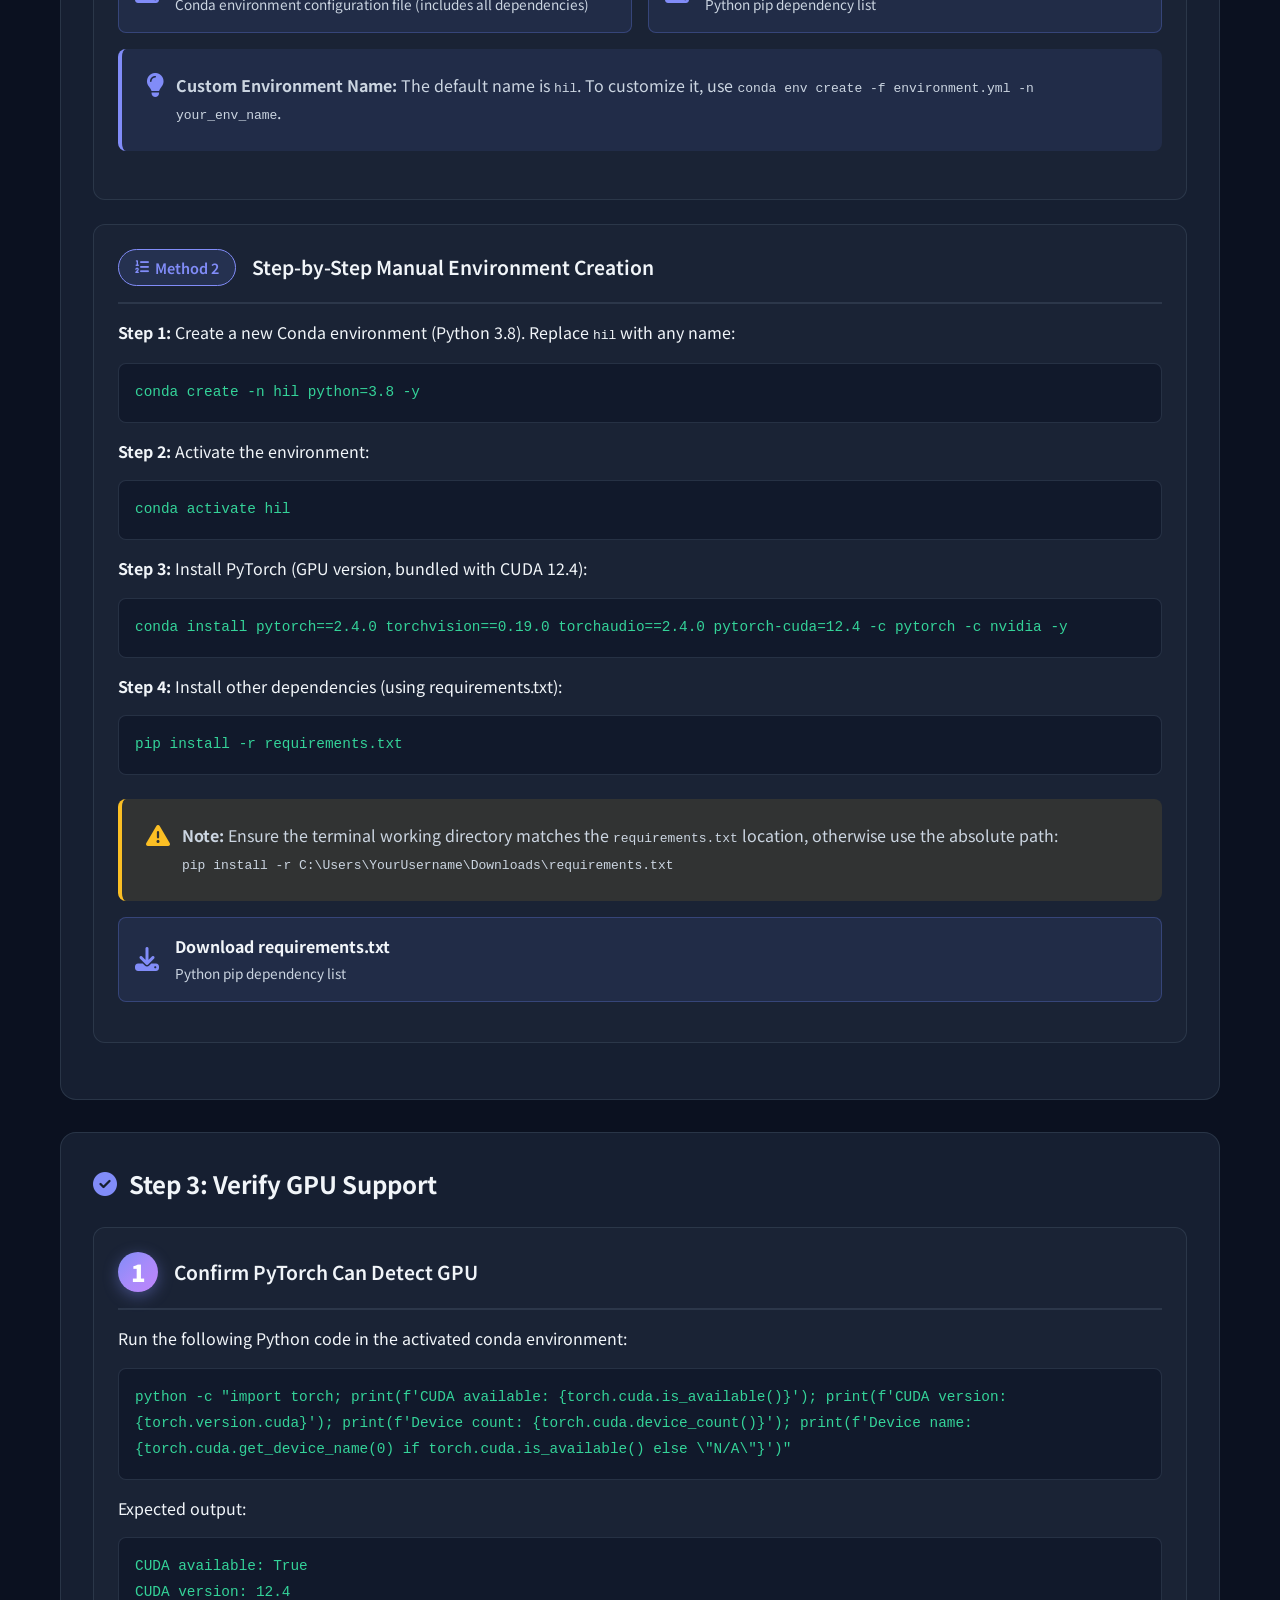
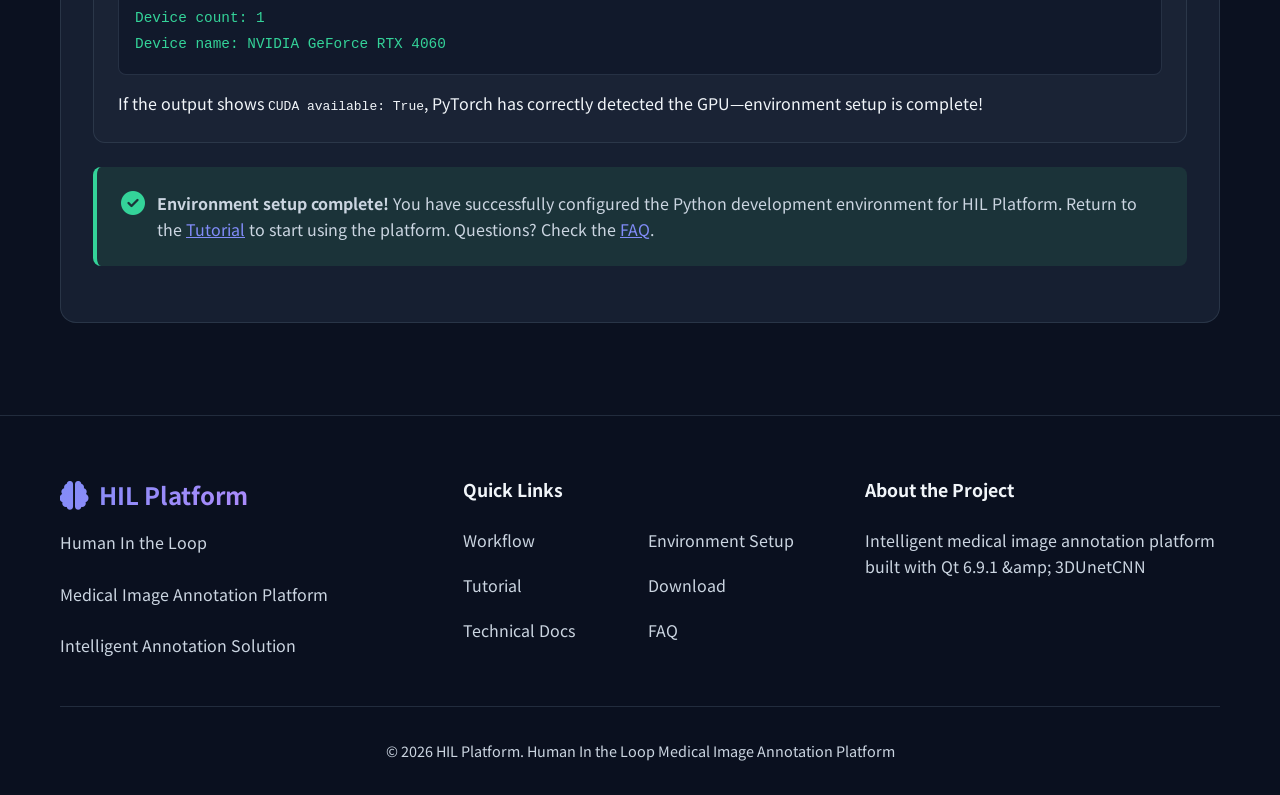
<file: HIL/pages/environment.html>
<!DOCTYPE html>
<html lang="zh-CN">
<head>
    <meta charset="UTF-8">
    <meta name="viewport" content="width=device-width, initial-scale=1.0">
    <title data-i18n="page.environment.title_tag">环境配置 - HIL Platform</title>
    <link rel="stylesheet" href="../styles.css">
    <link href="https://fonts.googleapis.com/css2?family=Noto+Sans+SC:wght@300;400;500;700;900&display=swap" rel="stylesheet">
    <link rel="stylesheet" href="https://cdnjs.cloudflare.com/ajax/libs/font-awesome/6.4.0/css/all.min.css">
    <style>
        .env-page {
            padding-top: 100px;
            min-height: 100vh;
        }
        
        .env-header {
            text-align: center;
            padding: 60px 20px;
            background: linear-gradient(135deg, rgba(102, 126, 234, 0.1) 0%, rgba(118, 75, 162, 0.1) 100%);
            margin-bottom: 40px;
        }
        
        .env-container {
            max-width: 1200px;
            margin: 0 auto;
            padding: 0 20px 60px;
        }
        
        .config-section {
            background: var(--card-bg);
            border: 1px solid var(--border-color);
            border-radius: 16px;
            padding: 2rem;
            margin-bottom: 2rem;
        }
        
        .config-section h3 {
            display: flex;
            align-items: center;
            gap: 12px;
            margin-bottom: 1.5rem;
            font-size: 1.5rem;
        }
        
        .config-section h3 i {
            color: var(--primary-color);
        }
        
        .step-card {
            background: rgba(30, 41, 59, 0.5);
            border: 1px solid var(--border-color);
            border-radius: 12px;
            padding: 1.5rem;
            margin-bottom: 1.5rem;
            transition: all 0.3s ease;
        }
        
        .step-card:hover {
            border-color: var(--primary-color);
        }
        
        .step-header {
            display: flex;
            align-items: center;
            gap: 1rem;
            margin-bottom: 1rem;
        }
        
        .step-number {
            width: 40px;
            height: 40px;
            background: var(--gradient-1);
            border-radius: 50%;
            display: flex;
            align-items: center;
            justify-content: center;
            font-weight: 900;
            color: white;
            flex-shrink: 0;
        }
        
        .step-title {
            font-size: 1.2rem;
            font-weight: 600;
        }
        
        .code-block {
            background: rgba(15, 23, 42, 0.8);
            border: 1px solid var(--border-color);
            border-radius: 8px;
            padding: 1rem;
            font-family: 'Courier New', monospace;
            font-size: 0.9rem;
            color: var(--success-color);
            overflow-x: auto;
            margin: 1rem 0;
        }
        
        .code-block code {
            white-space: pre-wrap;
            word-wrap: break-word;
        }
        
        .download-links {
            display: grid;
            grid-template-columns: repeat(auto-fit, minmax(250px, 1fr));
            gap: 1rem;
            margin: 1rem 0;
        }
        
        .download-link {
            display: flex;
            align-items: center;
            gap: 1rem;
            padding: 1rem;
            background: rgba(102, 126, 234, 0.1);
            border: 1px solid rgba(102, 126, 234, 0.3);
            border-radius: 8px;
            text-decoration: none;
            color: var(--text-primary);
            transition: all 0.3s ease;
        }
        
        .download-link:hover {
            background: rgba(102, 126, 234, 0.2);
            transform: translateX(5px);
        }
        
        .download-link i {
            font-size: 1.5rem;
            color: var(--primary-color);
        }
        
        .download-link div {
            flex: 1;
        }
        
        .download-link h4 {
            margin-bottom: 0.25rem;
        }
        
        .download-link p {
            font-size: 0.85rem;
            color: var(--text-secondary);
        }
        
        .warning-box {
            display: flex;
            gap: 12px;
            padding: 1.5rem;
            background: rgba(251, 191, 36, 0.1);
            border-left: 4px solid var(--warning-color);
            border-radius: 8px;
            margin: 1.5rem 0;
        }
        
        .warning-box i {
            font-size: 1.5rem;
            color: var(--warning-color);
            flex-shrink: 0;
        }
        
        .success-box {
            display: flex;
            gap: 12px;
            padding: 1.5rem;
            background: rgba(74, 222, 128, 0.1);
            border-left: 4px solid var(--success-color);
            border-radius: 8px;
            margin: 1.5rem 0;
        }
        
        .success-box i {
            font-size: 1.5rem;
            color: var(--success-color);
            flex-shrink: 0;
        }
        
        .info-box {
            display: flex;
            gap: 12px;
            padding: 1.5rem;
            background: rgba(102, 126, 234, 0.1);
            border-left: 4px solid var(--primary-color);
            border-radius: 8px;
            margin: 1.5rem 0;
        }
        
        .info-box i {
            font-size: 1.5rem;
            color: var(--primary-color);
            flex-shrink: 0;
        }
        
        .requirements-table {
            width: 100%;
            border-collapse: collapse;
            margin: 1rem 0;
        }
        
        .requirements-table th,
        .requirements-table td {
            padding: 1rem;
            text-align: left;
            border-bottom: 1px solid var(--border-color);
        }
        
        .requirements-table th {
            background: rgba(102, 126, 234, 0.1);
            font-weight: 600;
        }
        
        .requirements-table tr:hover {
            background: rgba(102, 126, 234, 0.05);
        }
        
        .back-btn {
            display: inline-flex;
            align-items: center;
            gap: 8px;
            padding: 10px 20px;
            background: transparent;
            border: 2px solid var(--border-color);
            border-radius: 50px;
            color: var(--text-primary);
            text-decoration: none;
            transition: all 0.3s ease;
            margin-bottom: 2rem;
        }
        
        .back-btn:hover {
            border-color: var(--primary-color);
            background: rgba(102, 126, 234, 0.1);
        }
        
        @media (max-width: 768px) {
        }
    </style>
</head>
<body>
    <nav class="navbar">
        <div class="nav-container">
            <div class="logo">
                <i class="fas fa-brain"></i>
                <span>HIL Platform</span>
            </div>
            <ul class="nav-menu">
                <li><a href="../index.html" class="nav-link" data-i18n="nav.home">首页</a></li>
                <li><a href="workflow.html" class="nav-link" data-i18n="nav.workflow">工作流程</a></li>
                <li><a href="environment.html" class="nav-link active" data-i18n="nav.environment">环境配置</a></li>
                <li><a href="tutorial.html" class="nav-link" data-i18n="nav.tutorial">使用教程</a></li>
                <li><a href="download.html" class="nav-link" data-i18n="nav.download">软件下载</a></li>
                <li><a href="technical.html" class="nav-link" data-i18n="nav.technical">技术文档</a></li>
                <li><a href="faq.html" class="nav-link" data-i18n="nav.faq">常见问题</a></li>
            </ul>
            <div class="hamburger">
                <span></span>
                <span></span>
                <span></span>
            </div>
        </div>
    </nav>

    <div class="env-page">
        <div class="env-header">
            <span class="section-badge" data-i18n="nav.environment">Environment Setup</span>
            <h1 class="section-title" data-i18n="page.environment.title">环境配置指南</h1>
            <p class="section-subtitle" data-i18n="page.environment.subtitle">详细的环境安装与配置教程，Windows系统</p>
        </div>

        <div class="env-container">
            <a href="../index.html" class="back-btn">
                <i class="fas fa-arrow-left"></i>
                <span data-i18n="env.back_home">返回首页</span>
            </a>

            <div class="config-section">
                <h3><i class="fas fa-clipboard-list"></i> <span data-i18n="env.system_req.title">系统要求</span></h3>
                <table class="requirements-table">
                    <thead>
                        <tr>
                            <th data-i18n="env.system_req.col_component">组件</th>
                            <th data-i18n="env.system_req.col_minimum">最低要求</th>
                            <th data-i18n="env.system_req.col_recommended">推荐配置</th>
                        </tr>
                    </thead>
                    <tbody>
                        <tr>
                            <td data-i18n-html="env.system_req.os"><strong>操作系统</strong></td>
                            <td data-i18n="env.system_req.os_min">Windows 10</td>
                            <td data-i18n="env.system_req.os_rec">Windows 11</td>
                        </tr>
                        <tr>
                            <td data-i18n-html="env.system_req.gpu"><strong>GPU</strong></td>
                            <td data-i18n="env.system_req.gpu_min">NVIDIA GPU</td>
                            <td data-i18n="env.system_req.gpu_rec">NVIDIA RTX 4060 或更高</td>
                        </tr>
                        <tr>
                            <td data-i18n-html="env.system_req.ram"><strong>内存</strong></td>
                            <td data-i18n="env.system_req.ram_min">16GB RAM</td>
                            <td data-i18n="env.system_req.ram_rec">32GB RAM 或更高</td>
                        </tr>
                        <tr>
                            <td data-i18n-html="env.system_req.storage"><strong>存储空间</strong></td>
                            <td data-i18n="env.system_req.storage_min">10GB</td>
                            <td data-i18n="env.system_req.storage_rec">25GB</td>
                        </tr>
                        <tr>
                            <td data-i18n-html="env.system_req.python"><strong>Python</strong></td>
                            <td data-i18n="env.system_req.python_min">Python 3.8.20</td>
                            <td data-i18n="env.system_req.python_rec">Python 3.12.13</td>
                        </tr>
                        <tr>
                            <td data-i18n-html="env.system_req.cuda"><strong>CUDA</strong></td>
                            <td data-i18n="env.system_req.cuda_min">CUDA 12.4（PyTorch自带）</td>
                            <td data-i18n="env.system_req.cuda_rec">CUDA 12.4（PyTorch自带）</td>
                        </tr>
                    </tbody>
                </table>
                <div class="info-box" style="margin-top: 1rem;">
                    <i class="fas fa-info-circle"></i>
                    <div>
                        <p data-i18n-html="env.info.builtin_python"><strong>重要提示：</strong>HIL软件已内置Python运行环境，配置CUDA和PyTorch后可直接运行但不推荐使用。<strong>推荐做法</strong>是自行在电脑上安装好对应的Conda环境和依赖，以获得更好的兼容性和性能表现。以下教程将指导您完成完整的环境配置。</p>
                    </div>
                </div>
            </div>

            <div class="config-section">
                <h3><i class="fas fa-check-circle"></i> <span data-i18n="env.prestep.title">前置步骤：检查GPU驱动CUDA兼容性</span></h3>
                
                <div class="info-box">
                    <i class="fas fa-info-circle"></i>
                    <div>
                        <p data-i18n-html="env.prestep.info">HIL平台使用<strong>PyTorch自带的CUDA 12.4</strong>进行GPU加速，<strong>无需单独安装CUDA Toolkit</strong>。但您的NVIDIA显卡驱动必须支持CUDA 12.4及以上版本。在开始环境配置前，请先检查驱动兼容性。</p>
                    </div>
                </div>

                <div class="step-card">
                    <div class="step-header">
                        <div class="step-number">1</div>
                        <div class="step-title" data-i18n="env.prestep.step1_title">检查当前驱动CUDA版本</div>
                    </div>
                    <p style="margin-bottom: 1rem;" data-i18n="env.prestep.step1_desc">打开命令提示符或PowerShell，运行以下命令：</p>
                    <div class="code-block">
                        <code>nvidia-smi</code>
                    </div>
                    <p style="margin-top: 1rem;" data-i18n-html="env.prestep.step1_find">在输出信息中找到 <strong>"CUDA Version"</strong> 一行，例如：</p>
                    <div class="code-block">
                        <code>| NVIDIA-SMI 555.85       Driver Version: 555.85       CUDA Version: 12.5 |</code>
                    </div>
                </div>

                <div class="step-card">
                    <div class="step-header">
                        <div class="step-number">2</div>
                        <div class="step-title" data-i18n="env.prestep.step2_title">判断是否需要更新驱动</div>
                    </div>
                    <p style="margin-bottom: 1rem;" data-i18n-html="env.prestep.step2_compatible">如果显示的 <strong>CUDA Version ≥ 12.4</strong>，则驱动兼容，可以继续下一步。</p>
                    <p data-i18n="env.prestep.step2_update">如果CUDA Version &lt; 12.4（例如显示 11.8），则需要更新NVIDIA显卡驱动。请访问NVIDIA官网下载并安装最新驱动：</p>
                    <div class="download-links">
                        <a href="https://www.nvidia.com/download/index.aspx" target="_blank" class="download-link">
                            <i class="fas fa-external-link-alt"></i>
                            <div>
                                <h4 data-i18n="env.prestep.driver_dl_title">NVIDIA 驱动下载页面（点击进入官网）</h4>
                                <p data-i18n="env.prestep.driver_dl_desc">选择您的显卡型号和操作系统下载最新驱动</p>
                            </div>
                        </a>
                    </div>
                    <div class="warning-box" style="margin-top: 1rem;">
                        <i class="fas fa-exclamation-triangle"></i>
                        <div>
                            <p data-i18n-html="env.prestep.warning"><strong>注意：</strong>驱动更新后需要重启计算机才能生效。安装完成后再次运行<code>nvidia-smi</code>确认CUDA版本已更新到12.4以上。</p>
                        </div>
                    </div>
                </div>
            </div>

            <div class="config-section">
                <h3><i class="fab fa-python"></i> <span data-i18n="env.step1.title">第一步：安装Miniconda</span></h3>
                
                <div class="info-box">
                    <i class="fas fa-info-circle"></i>
                    <div>
                        <p data-i18n-html="env.step1.info"><strong>Conda</strong> 是一个开源的包管理系统和环境管理系统。我们推荐使用<strong>Miniconda</strong>（Anaconda的精简版），它只包含conda和Python基础组件，体积更小。</p>
                    </div>
                </div>

                <div class="step-card">
                    <div class="step-header">
                        <div class="step-number">1</div>
                        <div class="step-title" data-i18n="env.step1.step1_title">下载Miniconda</div>
                    </div>
                    <p style="margin-bottom: 1rem;" data-i18n="env.step1.step1_desc">访问Miniconda官方下载页面，选择Windows 64位安装包：</p>
                    <div class="download-links">
                        <a href="https://docs.conda.io/en/latest/miniconda.html" target="_blank" class="download-link">
                            <i class="fas fa-download"></i>
                            <div>
                                <h4 data-i18n="env.step1.dl_title">Miniconda 官方下载（点击进入）</h4>
                                <p data-i18n="env.step1.dl_desc">选择Windows 64-bit安装包</p>
                            </div>
                        </a>
                    </div>
                </div>

                <div class="step-card">
                    <div class="step-header">
                        <div class="step-number">2</div>
                        <div class="step-title" data-i18n="env.step1.step2_title">安装Miniconda</div>
                    </div>
                    <ol style="margin-left: 1.5rem; line-height: 2;">
                        <li data-i18n="env.step1.install_step1">运行下载的 .exe 安装程序</li>
                        <li data-i18n="env.step1.install_step2">点击 "Next" 继续</li>
                        <li data-i18n="env.step1.install_step3">接受许可协议</li>
                        <li data-i18n="env.step1.install_step4">选择 "Just Me"（推荐）或 "All Users"</li>
                        <li data-i18n="env.step1.install_step5">选择安装路径（建议默认路径）</li>
                        <li data-i18n-html="env.step1.install_step6"><strong>重要：</strong>勾选 "Add Miniconda3 to my PATH environment variable"</li>
                        <li data-i18n="env.step1.install_step7">点击 "Install" 开始安装，等待完成</li>
                    </ol>
                    <div class="warning-box">
                        <i class="fas fa-exclamation-triangle"></i>
                        <div>
                            <p data-i18n-html="env.step1.path_warning"><strong>环境变量提示：</strong>如果没有勾选添加到PATH，需要手动添加以下路径到系统环境变量：<br>
                            <code>C:\Users\你的用户名\miniconda3</code><br>
                            <code>C:\Users\你的用户名\miniconda3\Scripts</code><br>
                            <code>C:\Users\你的用户名\miniconda3\Library\bin</code></p>
                        </div>
                    </div>
                </div>

                <div class="step-card">
                    <div class="step-header">
                        <div class="step-number">3</div>
                        <div class="step-title" data-i18n="env.step1.step3_title">验证Conda安装</div>
                    </div>
                    <p style="margin-bottom: 1rem;" data-i18n-html="env.step1.step3_desc">打开<strong>新的</strong>命令提示符或PowerShell窗口，运行：</p>
                    <div class="code-block">
                        <code>conda --version</code>
                    </div>
                    <p data-i18n="env.step1.step3_result">如果显示conda版本号，说明安装成功。</p>
                </div>
            </div>

            <div class="config-section">
                <h3><i class="fas fa-cogs"></i> <span data-i18n="env.step2.title">第二步：创建并配置Conda环境</span></h3>
                
                <div class="info-box">
                    <i class="fas fa-lightbulb"></i>
                    <div>
                        <p data-i18n-html="env.step2.info">我们提供了预配置好的环境文件，您可以选择<strong>方式一（推荐）：使用environment.yml一键创建</strong>，或<strong>方式二：逐步手动安装</strong>。两种方式的效果完全一致。</p>
                    </div>
                </div>

                <div class="step-card">
                    <div class="step-header">
                        <span style="display: inline-flex; align-items: center; gap: 6px; padding: 6px 16px; background: var(--gradient-1); border-radius: 50px; color: white; font-weight: 700; font-size: 0.9rem; flex-shrink: 0;">
                            <i class="fas fa-star"></i> <span data-i18n="env.step2.method1_badge">方式一（推荐）</span>
                        </span>
                        <div class="step-title" data-i18n="env.step2.method1_title">使用environment.yml一键创建环境</div>
                    </div>
                    <p style="margin-bottom: 1rem;" data-i18n-html="env.step2.method1_desc">下载我们提供的 <code>environment.yml</code> 文件后，打开命令行并切换到文件所在目录，运行：</p>
                    <div class="code-block">
                        <code>conda env create -f environment.yml</code>
                    </div>
                    <p style="margin-top: 1rem;" data-i18n-html="env.step2.method1_note">这会自动创建一个名为 <code>hil</code> 的环境，并安装所有必需的依赖包（包括PyTorch 2.4.0 + CUDA 12.4）。您也可以使用 <code>-n 自定义名称</code> 来指定个性化的环境名：</p>
                    <div class="code-block">
                        <code>conda env create -f environment.yml -n my_hil_env</code>
                    </div>
                    <p style="margin-top: 0.5rem;" data-i18n="env.step2.method1_activate">安装完成后激活环境：</p>
                    <div class="code-block">
                        <code>conda activate hil</code>
                    </div>
                    <div class="warning-box" style="margin-bottom: 1rem;">
                        <i class="fas fa-exclamation-triangle"></i>
                        <div>
                            <p data-i18n-html="env.step2.method1_warning"><strong>注意：</strong>执行上述命令时，请确保当前终端的工作目录与文件所在位置一致（使用 <code>cd</code> 命令切换），否则请使用绝对路径：<br><code>conda env create -f C:\Users\你的用户名\Downloads\environment.yml</code></p>
                        </div>
                    </div>
                    <div class="download-links" style="margin-top: 1rem;">
                        <a href="../source_information/environment.yml" download class="download-link">
                            <i class="fas fa-download"></i>
                            <div>
                                <h4 data-i18n="env.step2.dl_env_yml">点击下载 environment.yml</h4>   
                                <p data-i18n="env.step2.dl_env_yml_desc">Conda环境配置文件（含所有依赖）</p>
                            </div>
                        </a>
                        <a href="../source_information/requirements.txt" download class="download-link">
                            <i class="fas fa-download"></i>
                            <div>
                                <h4 data-i18n="env.step2.dl_req_txt">点击下载 requirements.txt</h4>
                                <p data-i18n="env.step2.dl_req_txt_desc">Python pip依赖清单</p>
                            </div>
                        </a>
                    </div>
                    <div class="info-box" style="margin-top: 1rem;">
                        <i class="fas fa-lightbulb"></i>
                        <div>
                            <p data-i18n-html="env.step2.method1_custom_name"><strong>个性化环境名：</strong>默认创建的环境名为 <code>hil</code>，如需自定义名称，可使用 <code>conda env create -f environment.yml -n 你的环境名</code>。</p>
                        </div>
                    </div>
                </div>

                <div class="step-card">
                    <div class="step-header">
                        <span style="display: inline-flex; align-items: center; gap: 6px; padding: 6px 16px; background: rgba(102, 126, 234, 0.15); border: 1px solid var(--primary-color); border-radius: 50px; color: var(--primary-color); font-weight: 600; font-size: 0.9rem; flex-shrink: 0;">
                            <i class="fas fa-list-ol"></i> <span data-i18n="env.step2.method2_badge">方式二</span>
                        </span>
                        <div class="step-title" data-i18n="env.step2.method2_title">逐步手动创建环境</div>
                    </div>
                    <p style="margin-bottom: 1rem;" data-i18n-html="env.step2.method2_step1"><strong>步骤1：</strong>创建新的Conda环境（Python 3.8）。您可以将 <code>hil</code> 替换为您喜欢的任意名称：</p>
                    <div class="code-block">
                        <code>conda create -n hil python=3.8 -y</code>
                    </div>
                    <p style="margin-top: 1rem; margin-bottom: 1rem;" data-i18n-html="env.step2.method2_step2"><strong>步骤2：</strong>激活环境：</p>
                    <div class="code-block">
                        <code>conda activate hil</code>
                    </div>
                    <p style="margin-top: 1rem; margin-bottom: 1rem;" data-i18n-html="env.step2.method2_step3"><strong>步骤3：</strong>安装PyTorch（GPU版本，自带CUDA 12.4）：</p>
                    <div class="code-block">
                        <code>conda install pytorch==2.4.0 torchvision==0.19.0 torchaudio==2.4.0 pytorch-cuda=12.4 -c pytorch -c nvidia -y</code>
                    </div>
                    <p style="margin-top: 1rem; margin-bottom: 1rem;" data-i18n-html="env.step2.method2_step4"><strong>步骤4：</strong>安装其他依赖包（使用requirements.txt）：</p>
                    <div class="code-block">
                        <code>pip install -r requirements.txt</code>
                    </div>
                    <div class="warning-box" style="margin-bottom: 1rem;">
                        <i class="fas fa-exclamation-triangle"></i>
                        <div>
                            <p data-i18n-html="env.step2.method2_warning"><strong>注意：</strong>执行上述命令时，请确保当前终端的工作目录与 <code>requirements.txt</code> 文件所在位置一致，否则请使用绝对路径：<br><code>pip install -r C:\Users\你的用户名\Downloads\requirements.txt</code></p>
                        </div>
                    </div>
                    <div class="download-links" style="margin-top: 1rem;">
                        <a href="../source_information/requirements.txt" download class="download-link">
                            <i class="fas fa-download"></i>
                            <div>
                                <h4 data-i18n="env.step2.method2_dl_title">下载 requirements.txt</h4>
                                <p data-i18n="env.step2.method2_dl_desc">Python pip依赖清单</p>
                            </div>
                        </a>
                    </div>
                </div>
            </div>

            <div class="config-section">
                <h3><i class="fas fa-check-circle"></i> <span data-i18n="env.step3.title">第三步：验证GPU支持</span></h3>
                
                <div class="step-card">
                    <div class="step-header">
                        <div class="step-number">1</div>
                        <div class="step-title" data-i18n="env.step3.step1_title">确认PyTorch能识别GPU</div>
                    </div>
                    <p style="margin-bottom: 1rem;" data-i18n="env.step3.step1_desc">在已激活的conda环境中运行以下Python代码：</p>
                    <div class="code-block">
                        <code>python -c "import torch; print(f'CUDA available: {torch.cuda.is_available()}'); print(f'CUDA version: {torch.version.cuda}'); print(f'Device count: {torch.cuda.device_count()}'); print(f'Device name: {torch.cuda.get_device_name(0) if torch.cuda.is_available() else \"N/A\"}')"</code>
                    </div>
                    <p style="margin-top: 1rem;" data-i18n="env.step3.step1_expected">预期输出示例：</p>
                    <div class="code-block">
                        <code>CUDA available: True
CUDA version: 12.4
Device count: 1
Device name: NVIDIA GeForce RTX 4060</code>
                    </div>
                    <p style="margin-top: 1rem;" data-i18n-html="env.step3.step1_result">如果输出显示 <code>CUDA available: True</code>，说明PyTorch已正确识别GPU，环境配置完成！</p>
                </div>

                <div class="success-box">
                    <i class="fas fa-check-circle"></i>
                    <div>
                        <p data-i18n-html="env.step3.complete"><strong>环境配置完成！</strong>您已成功配置好HIL平台所需的Python开发环境。现在可以返回<a href="tutorial.html" style="color: var(--primary-color);">使用教程</a>开始使用平台了。如有疑问，请查看<a href="faq.html" style="color: var(--primary-color);">常见问题</a>。</p>
                    </div>
                </div>
            </div>
        </div>
    </div>

    <footer class="footer">
        <div class="container">
            <div class="footer-content">
                <div class="footer-section">
                    <div class="footer-logo">
                        <i class="fas fa-brain"></i>
                        <span>HIL Platform</span>
                    </div>
                    <p data-i18n-html="footer.about.desc">Human In the Loop 医学影像标注平台<br>智能化标注解决方案</p>
                </div>

                <div class="footer-section">
                    <h4 data-i18n="footer.links.title">快速链接</h4>
                    <ul>
                        <li><a href="workflow.html" data-i18n="footer.links.wf">工作流程</a></li>
                        <li><a href="environment.html" data-i18n="footer.links.env">环境配置</a></li>
                        <li><a href="tutorial.html" data-i18n="footer.links.tut">使用教程</a></li>
                        <li><a href="download.html" data-i18n="footer.links.dl">软件下载</a></li>
                        <li><a href="technical.html" data-i18n="footer.links.tech">技术文档</a></li>
                        <li><a href="faq.html" data-i18n="footer.links.faq">常见问题</a></li>
                    </ul>
                </div>

                <div class="footer-section">
                    <h4 data-i18n="footer.project.title">关于项目</h4>
                    <p data-i18n="footer.project.desc">基于Qt6.9.1与3DUnetCNN开发的医学影像智能标注平台</p>
                </div>
            </div>

            <div class="footer-bottom">
                <p data-i18n="footer.copyright">&copy; 2024 HIL Platform. Human In the Loop 医学影像标注平台</p>
            </div>
        </div>
    </footer>

    <script>
        document.addEventListener('DOMContentLoaded', function() {
            const hamburger = document.querySelector('.hamburger');
            const navMenu = document.querySelector('.nav-menu');

            hamburger.addEventListener('click', () => {
                hamburger.classList.toggle('active');
                navMenu.classList.toggle('active');
            });

            // Force download for .yml and .txt files (file:// protocol doesn't support download attribute for text files)
            document.querySelectorAll('a.download-link').forEach(function(link) {
                var href = link.getAttribute('href');
                if (href && (href.endsWith('.yml') || href.endsWith('.txt'))) {
                    link.addEventListener('click', function(e) {
                        e.preventDefault();
                        var xhr = new XMLHttpRequest();
                        xhr.open('GET', href, true);
                        xhr.responseType = 'blob';
                        xhr.onload = function() {
                            if (xhr.status === 200 || xhr.status === 0) {
                                var blob = xhr.response;
                                var url = URL.createObjectURL(blob);
                                var a = document.createElement('a');
                                a.href = url;
                                a.download = href.split('/').pop();
                                document.body.appendChild(a);
                                a.click();
                                document.body.removeChild(a);
                                URL.revokeObjectURL(url);
                            }
                        };
                        xhr.send();
                    });
                }
            });
        });
    </script>
    <script src="../i18n.js"></script>
</body>
</html>
</file>
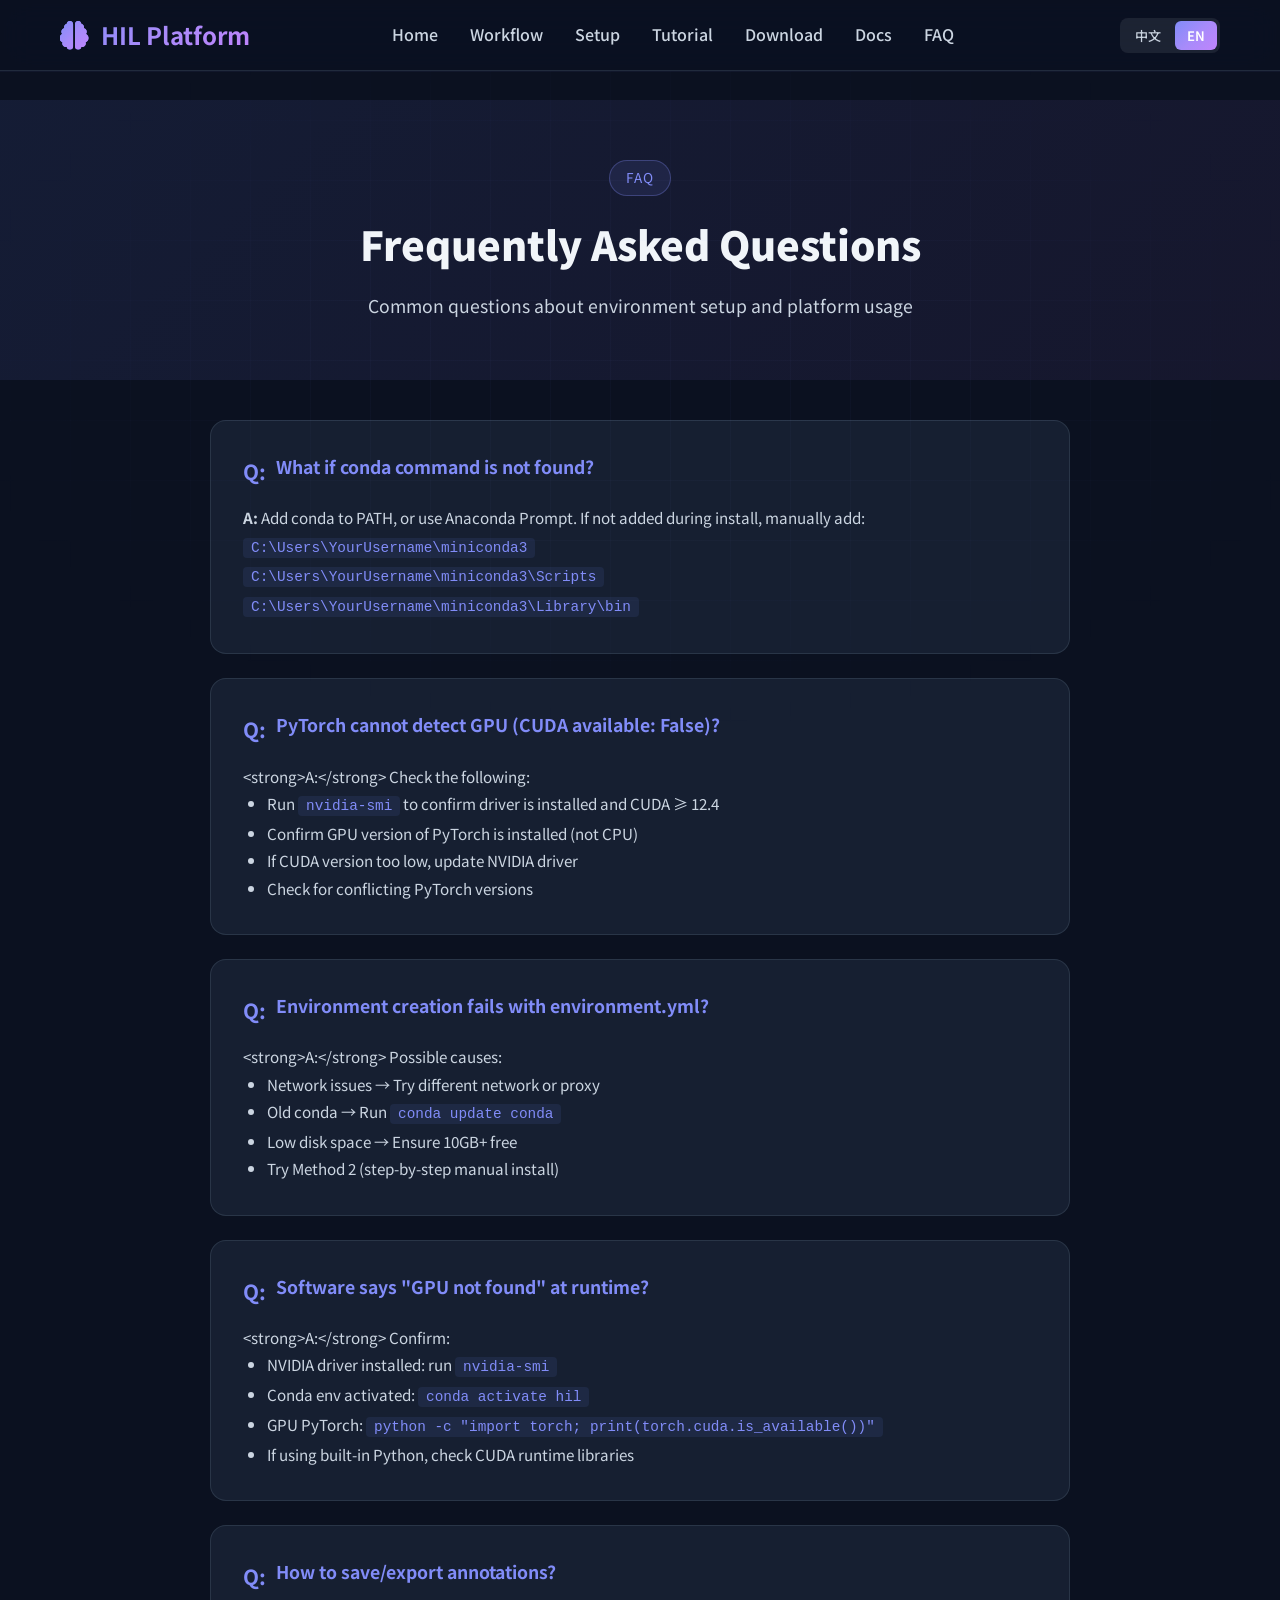
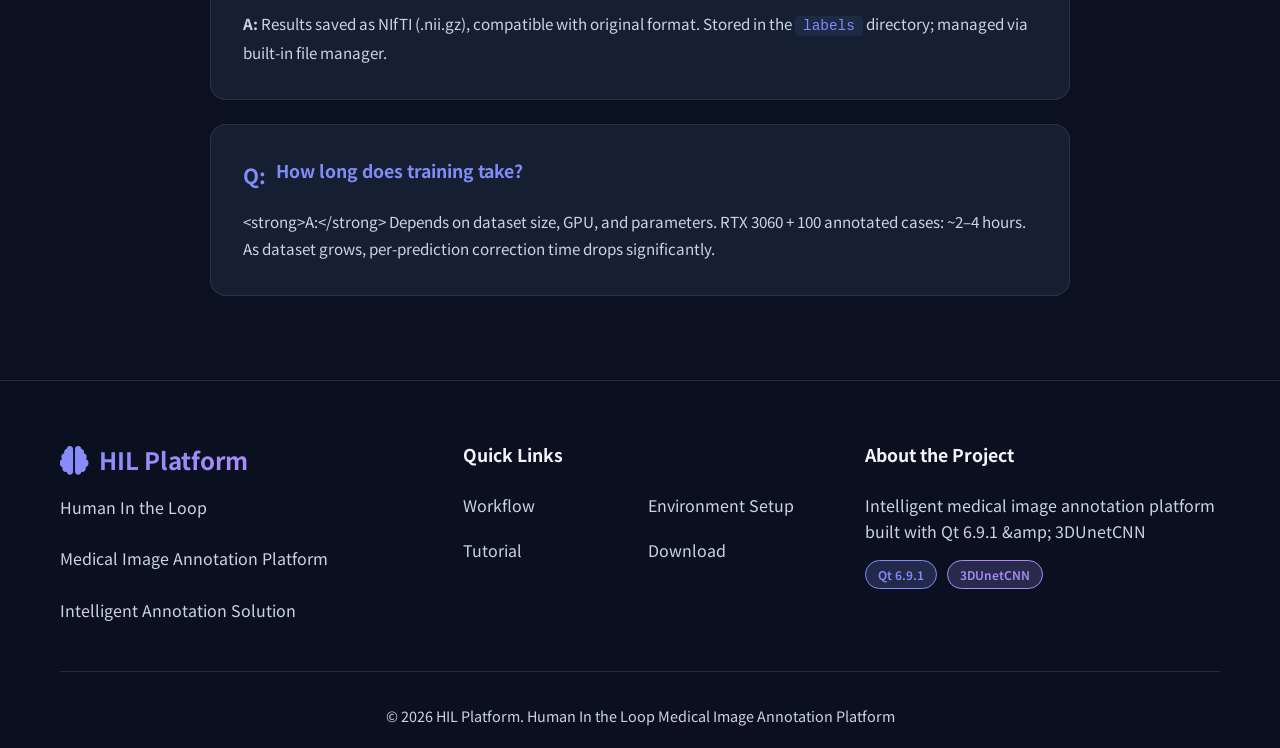
<file: HIL/pages/faq.html>
<!DOCTYPE html>
<html lang="zh-CN">
<head>
    <meta charset="UTF-8">
    <meta name="viewport" content="width=device-width, initial-scale=1.0">
    <title data-i18n="page.faq.page_title">常见问题 - HIL Platform</title>
    <link rel="stylesheet" href="../styles.css">
    <link href="https://fonts.googleapis.com/css2?family=Noto+Sans+SC:wght@300;400;500;700;900&display=swap" rel="stylesheet">
    <link rel="stylesheet" href="https://cdnjs.cloudflare.com/ajax/libs/font-awesome/6.4.0/css/all.min.css">
    <style>
        .faq-page {
            padding-top: 100px;
            min-height: 100vh;
        }
        
        .faq-header {
            text-align: center;
            padding: 60px 20px;
            background: linear-gradient(135deg, rgba(102, 126, 234, 0.1) 0%, rgba(118, 75, 162, 0.1) 100%);
            margin-bottom: 40px;
        }
        
        .faq-container {
            max-width: 900px;
            margin: 0 auto;
            padding: 0 20px 60px;
        }
        
        .faq-card {
            background: var(--card-bg);
            border: 1px solid var(--border-color);
            border-radius: 16px;
            padding: 2rem;
            margin-bottom: 1.5rem;
            transition: all 0.3s ease;
        }
        
        .faq-card:hover {
            border-color: var(--primary-color);
            box-shadow: 0 8px 30px rgba(102, 126, 234, 0.15);
            transform: translateY(-2px);
        }
        
        .faq-card h4 {
            color: var(--primary-color);
            margin-bottom: 1rem;
            font-size: 1.1rem;
            display: flex;
            align-items: flex-start;
            gap: 10px;
        }
        
        .faq-card h4 .faq-icon {
            color: var(--primary-color);
            font-size: 1.3rem;
            flex-shrink: 0;
            margin-top: 2px;
        }
        
        .faq-card p, .faq-card li {
            color: var(--text-secondary);
            line-height: 1.8;
            font-size: 0.95rem;
        }
        
        .faq-card ul {
            margin-left: 1.5rem;
            line-height: 2;
        }
        
        .faq-card code {
            background: rgba(102, 126, 234, 0.1);
            padding: 2px 8px;
            border-radius: 4px;
            font-size: 0.9rem;
            color: var(--primary-color);
        }
        
        @media (max-width: 768px) {
            .faq-card {
                padding: 1.5rem;
            }
        }
    </style>
</head>
<body>
    <nav class="navbar">
        <div class="nav-container">
            <div class="logo">
                <i class="fas fa-brain"></i>
                <span>HIL Platform</span>
            </div>
            <ul class="nav-menu">
                <li><a href="../index.html" class="nav-link" data-i18n="nav.home">首页</a></li>
                <li><a href="workflow.html" class="nav-link" data-i18n="nav.workflow">工作流程</a></li>
                <li><a href="environment.html" class="nav-link" data-i18n="nav.environment">环境配置</a></li>
                <li><a href="tutorial.html" class="nav-link" data-i18n="nav.tutorial">使用教程</a></li>
                <li><a href="download.html" class="nav-link" data-i18n="nav.download">软件下载</a></li>
                <li><a href="technical.html" class="nav-link" data-i18n="nav.technical">技术文档</a></li>
                <li><a href="faq.html" class="nav-link active" data-i18n="nav.faq">常见问题</a></li>
            </ul>
            <div class="hamburger">
                <span></span>
                <span></span>
                <span></span>
            </div>
        </div>
    </nav>

    <div class="faq-page">
        <div class="faq-header">
            <span class="section-badge" data-i18n="nav.faq">FAQ</span>
            <h1 class="section-title" data-i18n="page.faq.title">常见问题</h1>
            <p class="section-subtitle" data-i18n="page.faq.subtitle">环境配置与使用过程中的常见疑问解答</p>
        </div>

        <div class="faq-container">
            <div class="faq-card">
                <h4><span class="faq-icon">Q:</span> <span data-i18n="faq.q.conda_not_found">conda命令找不到怎么办？</span></h4>
                <p data-i18n-html="faq.a.conda_not_found"><strong>A:</strong> 需要将conda添加到系统环境变量中，或者使用Anaconda Prompt/PowerShell。如果安装时没有勾选"Add to PATH"，请手动添加以下路径到系统环境变量：<br>
                <code>C:\Users\你的用户名\miniconda3</code><br>
                <code>C:\Users\你的用户名\miniconda3\Scripts</code><br>
                <code>C:\Users\你的用户名\miniconda3\Library\bin</code></p>
            </div>

            <div class="faq-card">
                <h4><span class="faq-icon">Q:</span> <span data-i18n="faq.q.pytorch_gpu">PyTorch无法识别GPU（CUDA available: False）？</span></h4>
                <p data-i18n="faq.a.pytorch_gpu_intro"><strong>A:</strong> 请逐项检查：</p>
                <ul>
                    <li data-i18n-html="faq.a.pytorch_gpu.1">运行 <code>nvidia-smi</code> 确认显卡驱动已正确安装且CUDA版本 ≥ 12.4</li>
                    <li data-i18n="faq.a.pytorch_gpu.2">确认安装的是GPU版本的PyTorch（而非cpu版本）</li>
                    <li data-i18n="faq.a.pytorch_gpu.3">如果CUDA版本不满足要求，请更新NVIDIA显卡驱动</li>
                    <li data-i18n="faq.a.pytorch_gpu.4">确认没有同时安装多个PyTorch版本导致冲突</li>
                </ul>
            </div>

            <div class="faq-card">
                <h4><span class="faq-icon">Q:</span> <span data-i18n="faq.q.env_create_fail">使用environment.yml创建环境失败？</span></h4>
                <p data-i18n="faq.a.env_create_fail_intro"><strong>A:</strong> 可能的原因及解决方法：</p>
                <ul>
                    <li data-i18n="faq.a.env_create_fail.1">网络问题导致下载失败 → 尝试更换网络或使用代理</li>
                    <li data-i18n-html="faq.a.env_create_fail.2">conda版本过旧 → 运行 <code>conda update conda</code> 更新</li>
                    <li data-i18n="faq.a.env_create_fail.3">磁盘空间不足 → 确保至少有10GB可用空间</li>
                    <li data-i18n="faq.a.env_create_fail.4">可以尝试使用方式二逐步手动安装</li>
                </ul>
            </div>

            <div class="faq-card">
                <h4><span class="faq-icon">Q:</span> <span data-i18n="faq.q.runtime_gpu_not_found">软件运行时提示找不到GPU？</span></h4>
                <p data-i18n="faq.a.runtime_gpu_not_found_intro"><strong>A:</strong> 请确认以下事项：</p>
                <ul>
                    <li data-i18n-html="faq.a.runtime_gpu_not_found.1">确认已安装NVIDIA显卡驱动，运行 <code>nvidia-smi</code> 检查</li>
                    <li data-i18n-html="faq.a.runtime_gpu_not_found.2">确认Conda环境已正确激活（<code>conda activate hil</code>）</li>
                    <li data-i18n-html="faq.a.runtime_gpu_not_found.3">确认PyTorch为GPU版本，运行 <code>python -c "import torch; print(torch.cuda.is_available())"</code> 验证</li>
                    <li data-i18n="faq.a.runtime_gpu_not_found.4">如果使用内置Python环境，请检查是否缺少CUDA运行库</li>
                </ul>
            </div>

            <div class="faq-card">
                <h4><span class="faq-icon">Q:</span> <span data-i18n="faq.q.label_save_export">标注结果如何保存和导出？</span></h4>
                <p data-i18n-html="faq.a.label_save_export"><strong>A:</strong> HIL平台支持将标注结果保存为NIfTI格式（.nii.gz），与原始医学影像格式完全兼容。所有标注数据存储在项目的 <code>labels</code> 目录下，可通过平台内置的文件管理器直接查看和管理。</p>
            </div>

            <div class="faq-card">
                <h4><span class="faq-icon">Q:</span> <span data-i18n="faq.q.training_time">模型训练需要多长时间？</span></h4>
                <p data-i18n="faq.a.training_time"><strong>A:</strong> 训练时间取决于数据集大小、GPU性能和训练参数配置。使用NVIDIA RTX 3060 + 100个标注数据集，典型训练时间约为2-4小时。随着数据集增大和模型迭代，单次预测结果的修正时间会显著缩短。</p>
            </div>
        </div>
    </div>

    <footer class="footer">
        <div class="container">
            <div class="footer-content">
                <div class="footer-section">
                    <div class="footer-logo">
                        <i class="fas fa-brain"></i>
                        <span>HIL Platform</span>
                    </div>
                    <p data-i18n-html="footer.about.desc">Human In the Loop<br><br>医学影像标注平台<br><br>智能化标注解决方案</p>
                </div>
                <div class="footer-section">
                    <h4 data-i18n="footer.links.title">快速链接</h4>
                    <ul>
                        <li><a href="workflow.html" data-i18n="footer.links.wf">工作流程</a></li>
                        <li><a href="environment.html" data-i18n="footer.links.env">环境配置</a></li>
                        <li><a href="tutorial.html" data-i18n="footer.links.tut">使用教程</a></li>
                        <li><a href="download.html" data-i18n="footer.links.dl">软件下载</a></li>
                    </ul>
                </div>
                <div class="footer-section">
                    <h4 data-i18n="footer.project.title">关于项目</h4>
                    <p data-i18n="footer.project.desc">基于Qt6.9.1与3DUnetCNN开发的医学影像智能标注平台</p>
                    <div class="footer-badges">
                        <span class="badge badge-primary">Qt 6.9.1</span>
                        <span class="badge badge-secondary">3DUnetCNN</span>
                    </div>
                </div>
            </div>
            <div class="footer-bottom">
                <p data-i18n="footer.copyright">&copy; 2026 HIL Platform. Human In the Loop 医学影像标注平台</p>
            </div>
        </div>
    </footer>

    <script>
        document.addEventListener('DOMContentLoaded', function() {
            const hamburger = document.querySelector('.hamburger');
            const navMenu = document.querySelector('.nav-menu');
            hamburger.addEventListener('click', () => {
                hamburger.classList.toggle('active');
                navMenu.classList.toggle('active');
            });
        });
    </script>
    <script src="../i18n.js"></script>
</body>
</html>
</file>
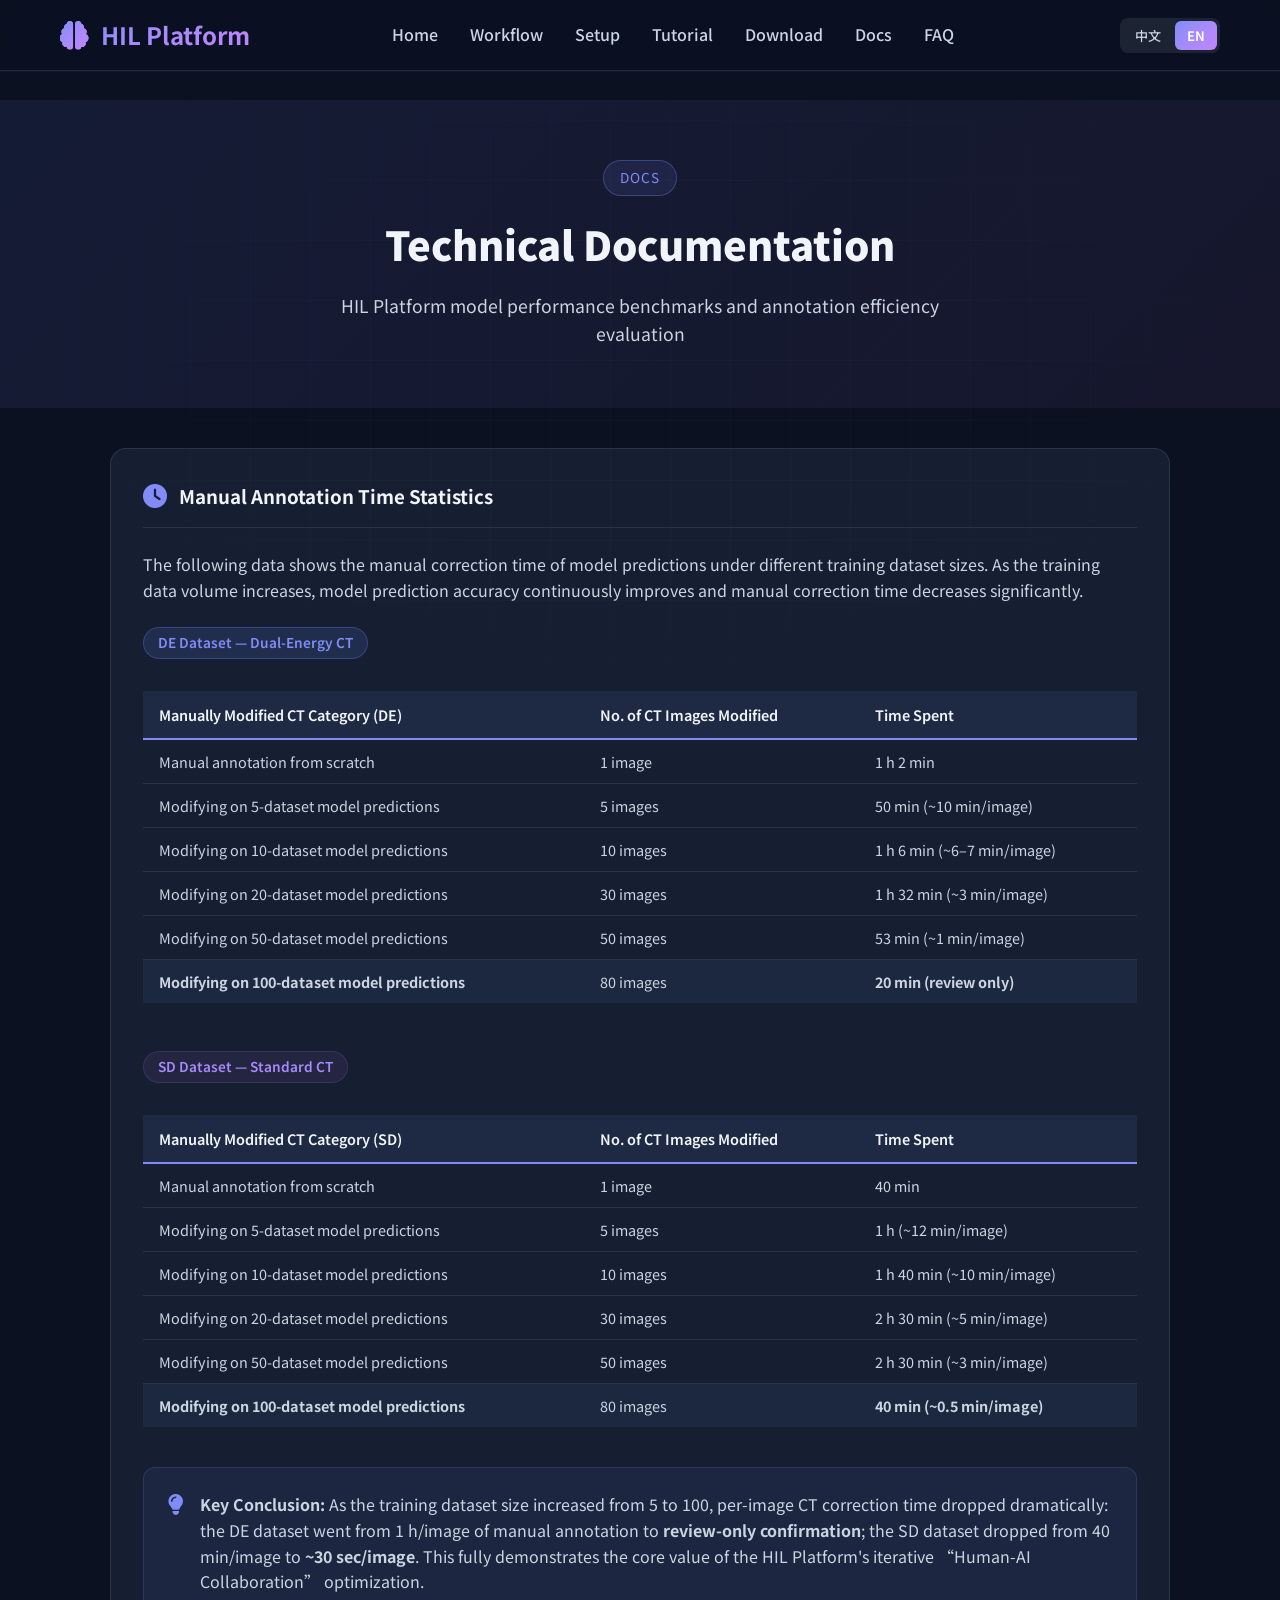
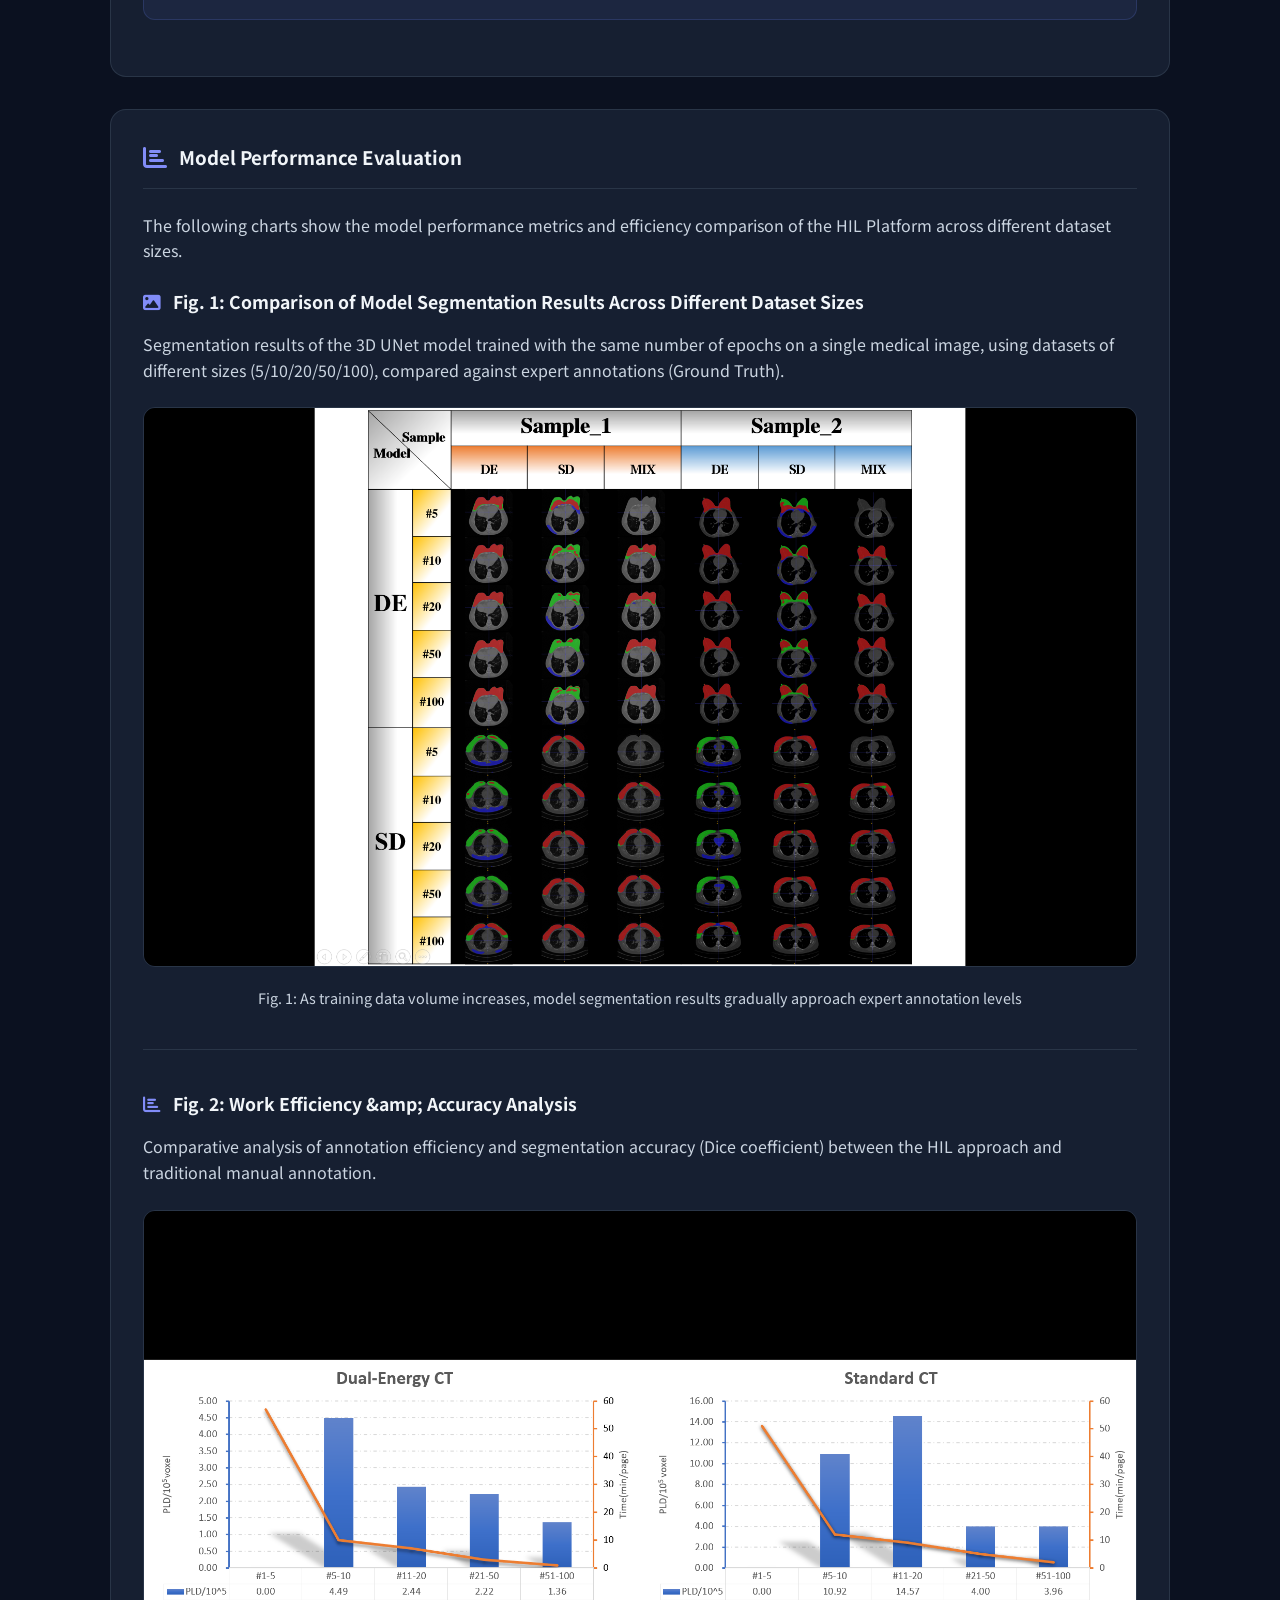
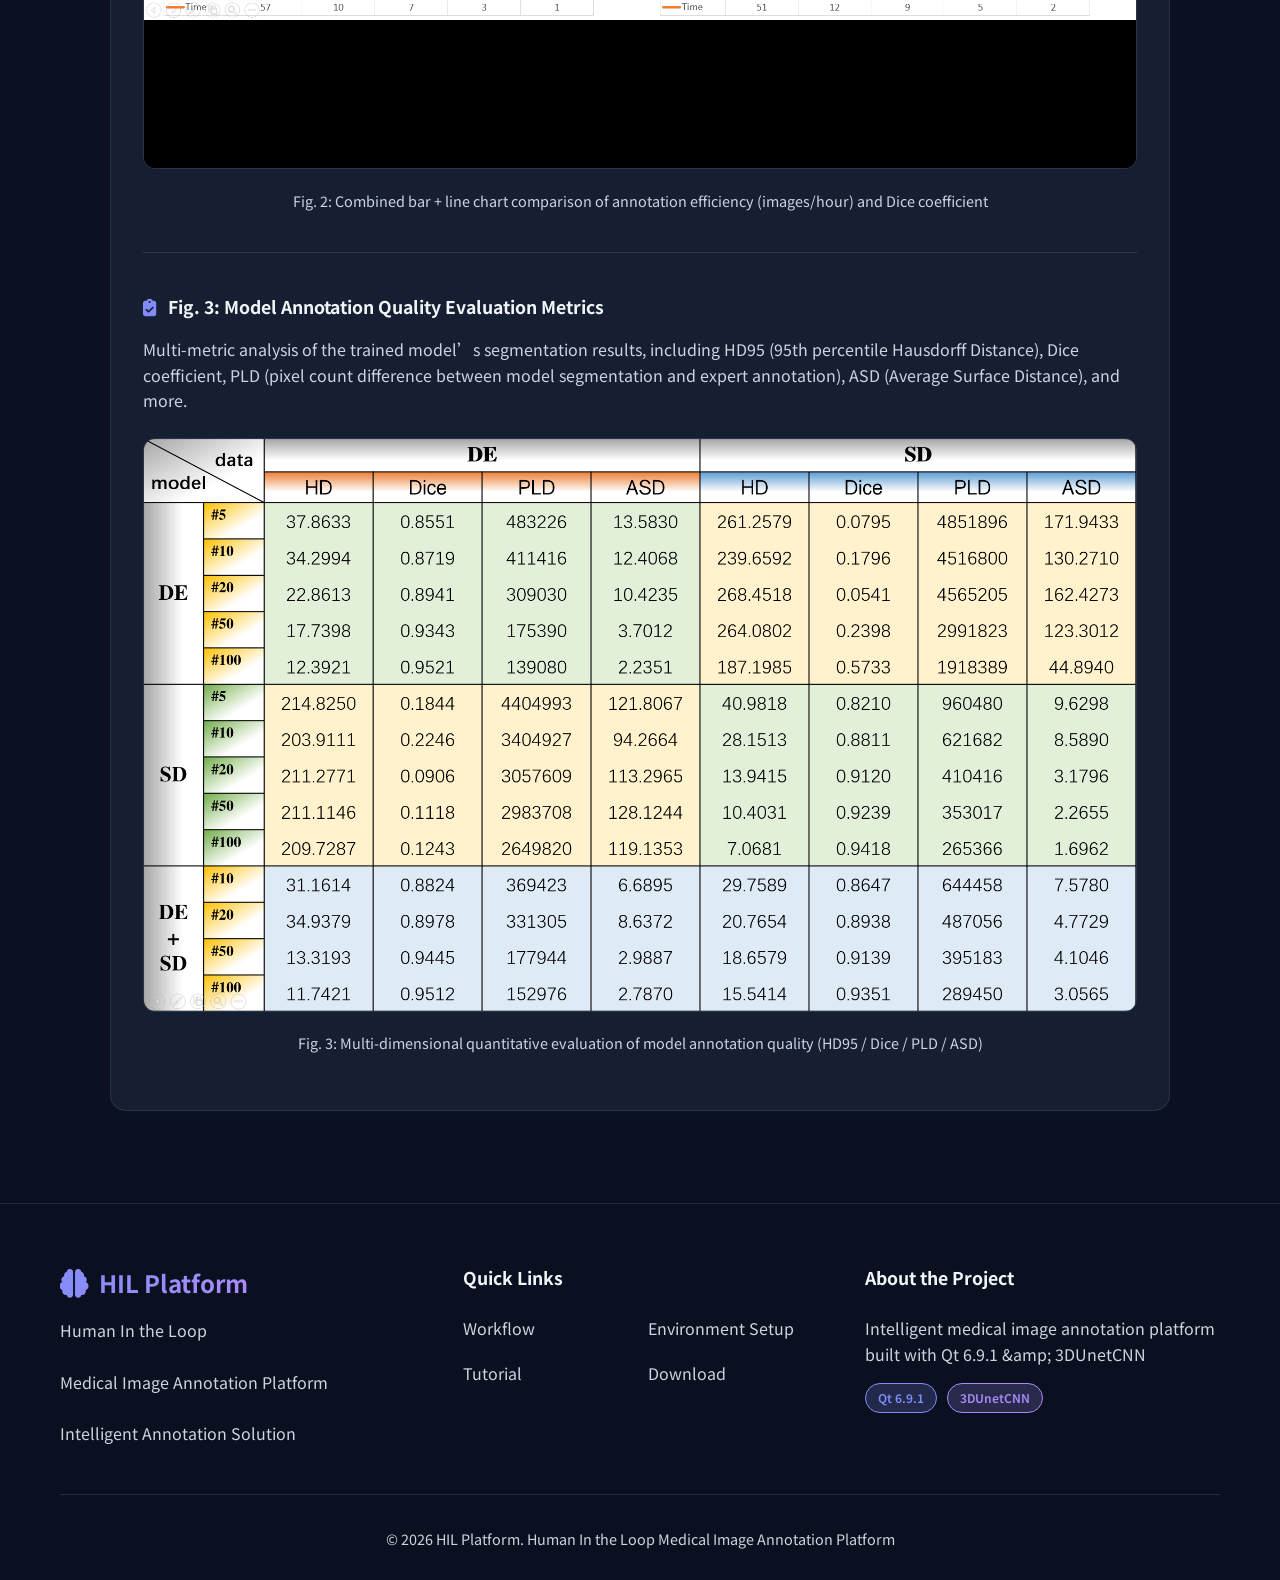
<file: HIL/pages/technical.html>
<!DOCTYPE html>
<html lang="zh-CN">
<head>
    <meta charset="UTF-8">
    <meta name="viewport" content="width=device-width, initial-scale=1.0">
    <title data-i18n="td.page.title">技术文档 - HIL Platform</title>
    <link rel="stylesheet" href="../styles.css">
    <link href="https://fonts.googleapis.com/css2?family=Noto+Sans+SC:wght@300;400;500;700;900&display=swap" rel="stylesheet">
    <link rel="stylesheet" href="https://cdnjs.cloudflare.com/ajax/libs/font-awesome/6.4.0/css/all.min.css">
    <style>
        .tech-page {
            padding-top: 100px;
            min-height: 100vh;
        }
        
        .tech-header {
            text-align: center;
            padding: 60px 20px;
            background: linear-gradient(135deg, rgba(102, 126, 234, 0.1) 0%, rgba(118, 75, 162, 0.1) 100%);
            margin-bottom: 40px;
        }
        
        .tech-container {
            max-width: 1100px;
            margin: 0 auto;
            padding: 0 20px 60px;
        }
        
        .tech-section {
            background: var(--card-bg);
            border: 1px solid var(--border-color);
            border-radius: 16px;
            padding: 2rem;
            margin-bottom: 2rem;
        }
        
        .tech-section h3 {
            display: flex;
            align-items: center;
            gap: 12px;
            margin-bottom: 1.5rem;
            padding-bottom: 1rem;
            border-bottom: 1px solid var(--border-color);
        }
        
        .tech-section h3 i {
            color: var(--primary-color);
            font-size: 1.5rem;
        }

        .dataset-badge {
            display: inline-block;
            padding: 4px 14px;
            border-radius: 50px;
            font-size: 0.85rem;
            font-weight: 600;
            margin-bottom: 1rem;
        }
        
        .dataset-badge.de {
            background: rgba(102, 126, 234, 0.15);
            color: var(--primary-color);
            border: 1px solid rgba(102, 126, 234, 0.3);
        }
        
        .dataset-badge.sd {
            background: rgba(118, 75, 162, 0.15);
            color: #a78bfa;
            border: 1px solid rgba(118, 75, 162, 0.3);
        }
        
        .data-table {
            width: 100%;
            border-collapse: collapse;
            margin: 1rem 0;
            font-size: 0.9rem;
        }
        
        .data-table thead th {
            background: rgba(102, 126, 234, 0.1);
            color: var(--text);
            padding: 12px 16px;
            text-align: left;
            font-weight: 600;
            border-bottom: 2px solid var(--primary-color);
        }
        
        .data-table tbody td {
            padding: 10px 16px;
            border-bottom: 1px solid var(--border-color);
            color: var(--text-secondary);
        }
        
        .data-table tbody tr:hover {
            background: rgba(102, 126, 234, 0.05);
        }
        
        .data-table tbody tr:last-child td {
            border-bottom: none;
        }
        
        .highlight-row {
            background: rgba(102, 126, 234, 0.08) !important;
        }

        .fig-placeholder {
            background: rgba(102, 126, 234, 0.05);
            border: 2px dashed var(--border-color);
            border-radius: 12px;
            padding: 3rem;
            text-align: center;
            margin: 1.5rem 0;
            transition: all 0.3s ease;
        }
        
        .fig-placeholder:hover {
            border-color: var(--primary-color);
            background: rgba(102, 126, 234, 0.1);
        }
        
        .fig-placeholder i {
            font-size: 3rem;
            color: var(--primary-color);
            margin-bottom: 1rem;
            opacity: 0.6;
        }
        
        .fig-placeholder p {
            color: var(--text-secondary);
            line-height: 1.6;
        }

        .fig-image {
            text-align: center;
            margin: 1.5rem 0;
        }

        .fig-image img {
            max-width: 100%;
            border-radius: 12px;
            border: 1px solid var(--border-color);
        }

        .fig-image .fig-caption {
            color: var(--text-secondary);
            font-size: 0.9rem;
            margin-top: 0.8rem;
        }

        .info-box {
            background: rgba(102, 126, 234, 0.08);
            border: 1px solid rgba(102, 126, 234, 0.2);
            border-radius: 12px;
            padding: 1.5rem;
            display: flex;
            gap: 1rem;
            align-items: flex-start;
            margin: 1.5rem 0;
        }
        
        .info-box i {
            color: var(--primary-color);
            font-size: 1.3rem;
            flex-shrink: 0;
            margin-top: 2px;
        }
        
        .info-box p {
            color: var(--text-secondary);
            line-height: 1.6;
            margin: 0;
        }
        
        @media (max-width: 768px) {
            .tech-section {
                padding: 1.5rem;
            }
            
            .data-table {
                font-size: 0.8rem;
            }
            
            .data-table thead th,
            .data-table tbody td {
                padding: 8px 10px;
            }
        }
    </style>
</head>
<body>
    <nav class="navbar">
        <div class="nav-container">
            <div class="logo">
                <i class="fas fa-brain"></i>
                <span>HIL Platform</span>
            </div>
            <ul class="nav-menu">
                <li><a href="../index.html" class="nav-link" data-i18n="nav.home">首页</a></li>
                <li><a href="workflow.html" class="nav-link" data-i18n="nav.workflow">工作流程</a></li>
                <li><a href="environment.html" class="nav-link" data-i18n="nav.environment">环境配置</a></li>
                <li><a href="tutorial.html" class="nav-link" data-i18n="nav.tutorial">使用教程</a></li>
                <li><a href="download.html" class="nav-link" data-i18n="nav.download">软件下载</a></li>
                <li><a href="technical.html" class="nav-link active" data-i18n="nav.technical">技术文档</a></li>
                <li><a href="faq.html" class="nav-link" data-i18n="nav.faq">常见问题</a></li>
            </ul>
            <div class="hamburger">
                <span></span>
                <span></span>
                <span></span>
            </div>
        </div>
    </nav>

    <div class="tech-page">
        <div class="tech-header">
            <span class="section-badge" data-i18n="nav.technical">Technical Docs</span>
            <h1 class="section-title" data-i18n="page.technical.title">技术文档</h1>
            <p class="section-subtitle" data-i18n="page.technical.subtitle">HIL平台模型性能测试与标注效率评估数据</p>
        </div>

        <div class="tech-container">
            <!-- 手工标注时间 -->
            <div class="tech-section">
                <h3><i class="fas fa-clock"></i> <span data-i18n="td.annotation.time.title">手工标注时间统计</span></h3>
                <p style="color: var(--text-secondary); margin-bottom: 1.5rem; line-height: 1.6;" data-i18n="td.annotation.time.desc">
                    以下数据展示了在不同规模的训练数据集下，模型预测结果的人工修正时间。随着训练数据量增加，模型预测精度持续提升，人工修正时间显著缩短。
                </p>

                <!-- DE 数据集 -->
                <span class="dataset-badge de" data-i18n="td.dataset.de">DE 数据集 — 双能CT (Dual Energy)</span>
                <div style="overflow-x: auto;">
                    <table class="data-table">
                        <thead>
                            <tr>
                                <th data-i18n="td.table.de.header.col1">手动修改的CT类别 (DE)</th>
                                <th data-i18n="td.table.header.col2">修改的CT图数量</th>
                                <th data-i18n="td.table.header.col3">花费时间</th>
                            </tr>
                        </thead>
                        <tbody>
                            <tr>
                                <td data-i18n="td.table.de.r1c1">手工从头标注</td>
                                <td data-i18n="td.table.de.r1c2">1张</td>
                                <td data-i18n="td.table.de.r1c3">1小时2分钟</td>
                            </tr>
                            <tr>
                                <td data-i18n="td.table.de.r2c1">在5个数据集模型预测结果上修改</td>
                                <td data-i18n="td.table.de.r2c2">5张</td>
                                <td data-i18n="td.table.de.r2c3">50分钟（约10分钟/张）</td>
                            </tr>
                            <tr>
                                <td data-i18n="td.table.de.r3c1">在10个数据集模型预测结果上修改</td>
                                <td data-i18n="td.table.de.r3c2">10张</td>
                                <td data-i18n="td.table.de.r3c3">1小时6分钟（约6-7分钟/张）</td>
                            </tr>
                            <tr>
                                <td data-i18n="td.table.de.r4c1">在20个数据集模型预测结果上修改</td>
                                <td data-i18n="td.table.de.r4c2">30张</td>
                                <td data-i18n="td.table.de.r4c3">1小时32分钟（约3分钟/张）</td>
                            </tr>
                            <tr>
                                <td data-i18n="td.table.de.r5c1">在50个数据集模型预测结果上修改</td>
                                <td data-i18n="td.table.de.r5c2">50张</td>
                                <td data-i18n="td.table.de.r5c3">53分钟（约1分钟/张）</td>
                            </tr>
                            <tr class="highlight-row">
                                <td data-i18n-html="td.table.de.r6c1"><strong>在100个数据集模型预测结果上修改</strong></td>
                                <td data-i18n="td.table.de.r6c2">80张</td>
                                <td data-i18n-html="td.table.de.r6c3"><strong>20分钟（仅挨个查看）</strong></td>
                            </tr>
                        </tbody>
                    </table>
                </div>

                <div style="margin: 2rem 0;"></div>

                <!-- SD 数据集 -->
                <span class="dataset-badge sd" data-i18n="td.dataset.sd">SD 数据集 — 传统CT (Standard)</span>
                <div style="overflow-x: auto;">
                    <table class="data-table">
                        <thead>
                            <tr>
                                <th data-i18n="td.table.sd.header.col1">手动修改的CT类别 (SD)</th>
                                <th data-i18n="td.table.header.col2">修改的CT图数量</th>
                                <th data-i18n="td.table.header.col3">花费时间</th>
                            </tr>
                        </thead>
                        <tbody>
                            <tr>
                                <td data-i18n="td.table.sd.r1c1">手工从头标注</td>
                                <td data-i18n="td.table.sd.r1c2">1张</td>
                                <td data-i18n="td.table.sd.r1c3">40分钟</td>
                            </tr>
                            <tr>
                                <td data-i18n="td.table.sd.r2c1">在5个数据集模型预测结果上修改</td>
                                <td data-i18n="td.table.sd.r2c2">5张</td>
                                <td data-i18n="td.table.sd.r2c3">1小时（约12分钟/张）</td>
                            </tr>
                            <tr>
                                <td data-i18n="td.table.sd.r3c1">在10个数据集模型预测结果上修改</td>
                                <td data-i18n="td.table.sd.r3c2">10张</td>
                                <td data-i18n="td.table.sd.r3c3">1小时40分钟（约10分钟/张）</td>
                            </tr>
                            <tr>
                                <td data-i18n="td.table.sd.r4c1">在20个数据集模型预测结果上修改</td>
                                <td data-i18n="td.table.sd.r4c2">30张</td>
                                <td data-i18n="td.table.sd.r4c3">2小时30分钟（约5分钟/张）</td>
                            </tr>
                            <tr>
                                <td data-i18n="td.table.sd.r5c1">在50个数据集模型预测结果上修改</td>
                                <td data-i18n="td.table.sd.r5c2">50张</td>
                                <td data-i18n="td.table.sd.r5c3">2小时30分钟（约3分钟/张）</td>
                            </tr>
                            <tr class="highlight-row">
                                <td data-i18n-html="td.table.sd.r6c1"><strong>在100个数据集模型预测结果上修改</strong></td>
                                <td data-i18n="td.table.sd.r6c2">80张</td>
                                <td data-i18n-html="td.table.sd.r6c3"><strong>40分钟（约0.5分钟/张）</strong></td>
                            </tr>
                        </tbody>
                    </table>
                </div>

                <div class="info-box" style="margin-top: 1.5rem;">
                    <i class="fas fa-lightbulb"></i>
                    <p data-i18n-html="td.conclusion.annotation.time">
                        <strong>核心结论：</strong>随着模型训练数据量从5个增至100个，单张CT的修正时间大幅下降：DE数据集从手工标注1小时/张降至<strong>仅需查看确认</strong>；SD数据集从40分钟/张降至<strong>约30秒/张</strong>。充分体现了HIL平台"人机协同"迭代优化的核心价值。
                    </p>
                </div>
            </div>

            <!-- 模型性能可视化 -->
            <div class="tech-section">
                <h3><i class="fas fa-chart-bar"></i> <span data-i18n="td.model.performance.title">模型性能评估</span></h3>
                <p style="color: var(--text-secondary); margin-bottom: 1.5rem; line-height: 1.6;" data-i18n="td.model.performance.desc">
                    以下图表展示了HIL平台在不同数据集规模下的模型性能指标和效率对比。
                </p>

                <!-- HIL-Results 实验结果 -->
                <h4 style="color: var(--text); margin-bottom: 1rem; font-size: 1.1rem;">
                    <i class="fas fa-image" style="color: var(--primary-color); margin-right: 8px;"></i>
                    <span data-i18n="td.model.fig1.title">图1：不同规模数据集模型分割结果对比</span>
                </h4>
                <p style="color: var(--text-secondary); margin-bottom: 1rem;" data-i18n="td.model.fig1.desc">相同训练轮次下，使用不同规模（5/10/20/50/100）数据集训练的3D UNet模型对同一幅医学影像的分割结果，以及与专家标注（Ground Truth）的差异对比。</p>
                <div class="fig-image">
                    <img src="../images/HIL-Results.png" alt="不同规模数据集分割结果对比" style="width: 100%; max-width: 100%;">
                    <p class="fig-caption" data-i18n="td.model.fig1.caption">图1：随训练数据量增加，模型分割结果逐渐逼近专家标注水平</p>
                </div>

                <div style="margin: 2.5rem 0; border-top: 1px solid var(--border-color);"></div>

                <!-- Efficient+Other 效率对比 -->
                <h4 style="color: var(--text); margin-bottom: 1rem; font-size: 1.1rem;">
                    <i class="fas fa-chart-bar" style="color: var(--primary-color); margin-right: 8px;"></i>
                    <span data-i18n="td.model.fig2.title">图2：工作效率与精确度分析</span>
                </h4>
                <p style="color: var(--text-secondary); margin-bottom: 1rem;" data-i18n="td.model.fig2.desc">HIL方法与传统纯人工标注方法的标注效率与分割精确度（Dice系数）的对比分析。</p>
                <div class="fig-image">
                    <img src="../images/Efficient+Other_old.png" alt="工作效率与精确度对比" style="width: 100%; max-width: 100%;">
                    <p class="fig-caption" data-i18n="td.model.fig2.caption">图2：标注效率（张/小时）与Dice系数的柱状图+折线图综合对比</p>
                </div>

                <div style="margin: 2.5rem 0; border-top: 1px solid var(--border-color);"></div>

                <!-- Vital value 标注参数 -->
                <h4 style="color: var(--text); margin-bottom: 1rem; font-size: 1.1rem;">
                    <i class="fas fa-clipboard-check" style="color: var(--primary-color); margin-right: 8px;"></i>
                    <span data-i18n="td.model.fig3.title">图3：模型标注质量评估参数</span>
                </h4>
                <p style="color: var(--text-secondary); margin-bottom: 1rem;" data-i18n="td.model.fig3.desc">对训练模型的分割标注结果进行的多项评价指标分析，包括HD95（Hausdorff距离95分位数）、Dice系数、PLD（模型分割与专家标注相差的像素个数）、ASD（平均表面距离）等。</p>  
                <div class="fig-image">
                    <img src="../images/Vital value.png" alt="模型标注质量参数评估" style="width: 100%; max-width: 100%;">
                    <p class="fig-caption" data-i18n="td.model.fig3.caption">图3：模型标注质量的多维度量化评估（HD95 / Dice / PLD / ASD）</p>
                </div>
            </div>
        </div>
    </div>

    <footer class="footer">
        <div class="container">
            <div class="footer-content">
                <div class="footer-section">
                    <div class="footer-logo">
                        <i class="fas fa-brain"></i>
                        <span>HIL Platform</span>
                    </div>
                    <p data-i18n-html="footer.about.desc">Human In the Loop<br><br>医学影像标注平台<br><br>智能化标注解决方案</p>
                </div>
                <div class="footer-section">
                    <h4 data-i18n="footer.links.title">快速链接</h4>
                    <ul>
                        <li><a href="workflow.html" data-i18n="footer.links.wf">工作流程</a></li>
                        <li><a href="environment.html" data-i18n="footer.links.env">环境配置</a></li>
                        <li><a href="tutorial.html" data-i18n="footer.links.tut">使用教程</a></li>
                        <li><a href="download.html" data-i18n="footer.links.dl">软件下载</a></li>
                    </ul>
                </div>
                <div class="footer-section">
                    <h4 data-i18n="footer.project.title">关于项目</h4>
                    <p data-i18n="footer.project.desc">基于Qt6.9.1与3DUnetCNN开发的医学影像智能标注平台</p>
                    <div class="footer-badges">
                        <span class="badge badge-primary">Qt 6.9.1</span>
                        <span class="badge badge-secondary">3DUnetCNN</span>
                    </div>
                </div>
            </div>
            <div class="footer-bottom">
                <p data-i18n="footer.copyright">&copy; 2026 HIL Platform. Human In the Loop 医学影像标注平台</p>
            </div>
        </div>
    </footer>

    <script>
        document.addEventListener('DOMContentLoaded', function() {
            const hamburger = document.querySelector('.hamburger');
            const navMenu = document.querySelector('.nav-menu');
            hamburger.addEventListener('click', () => {
                hamburger.classList.toggle('active');
                navMenu.classList.toggle('active');
            });
        });
    </script>
    <script src="../i18n.js"></script>
</body>
</html>
</file>
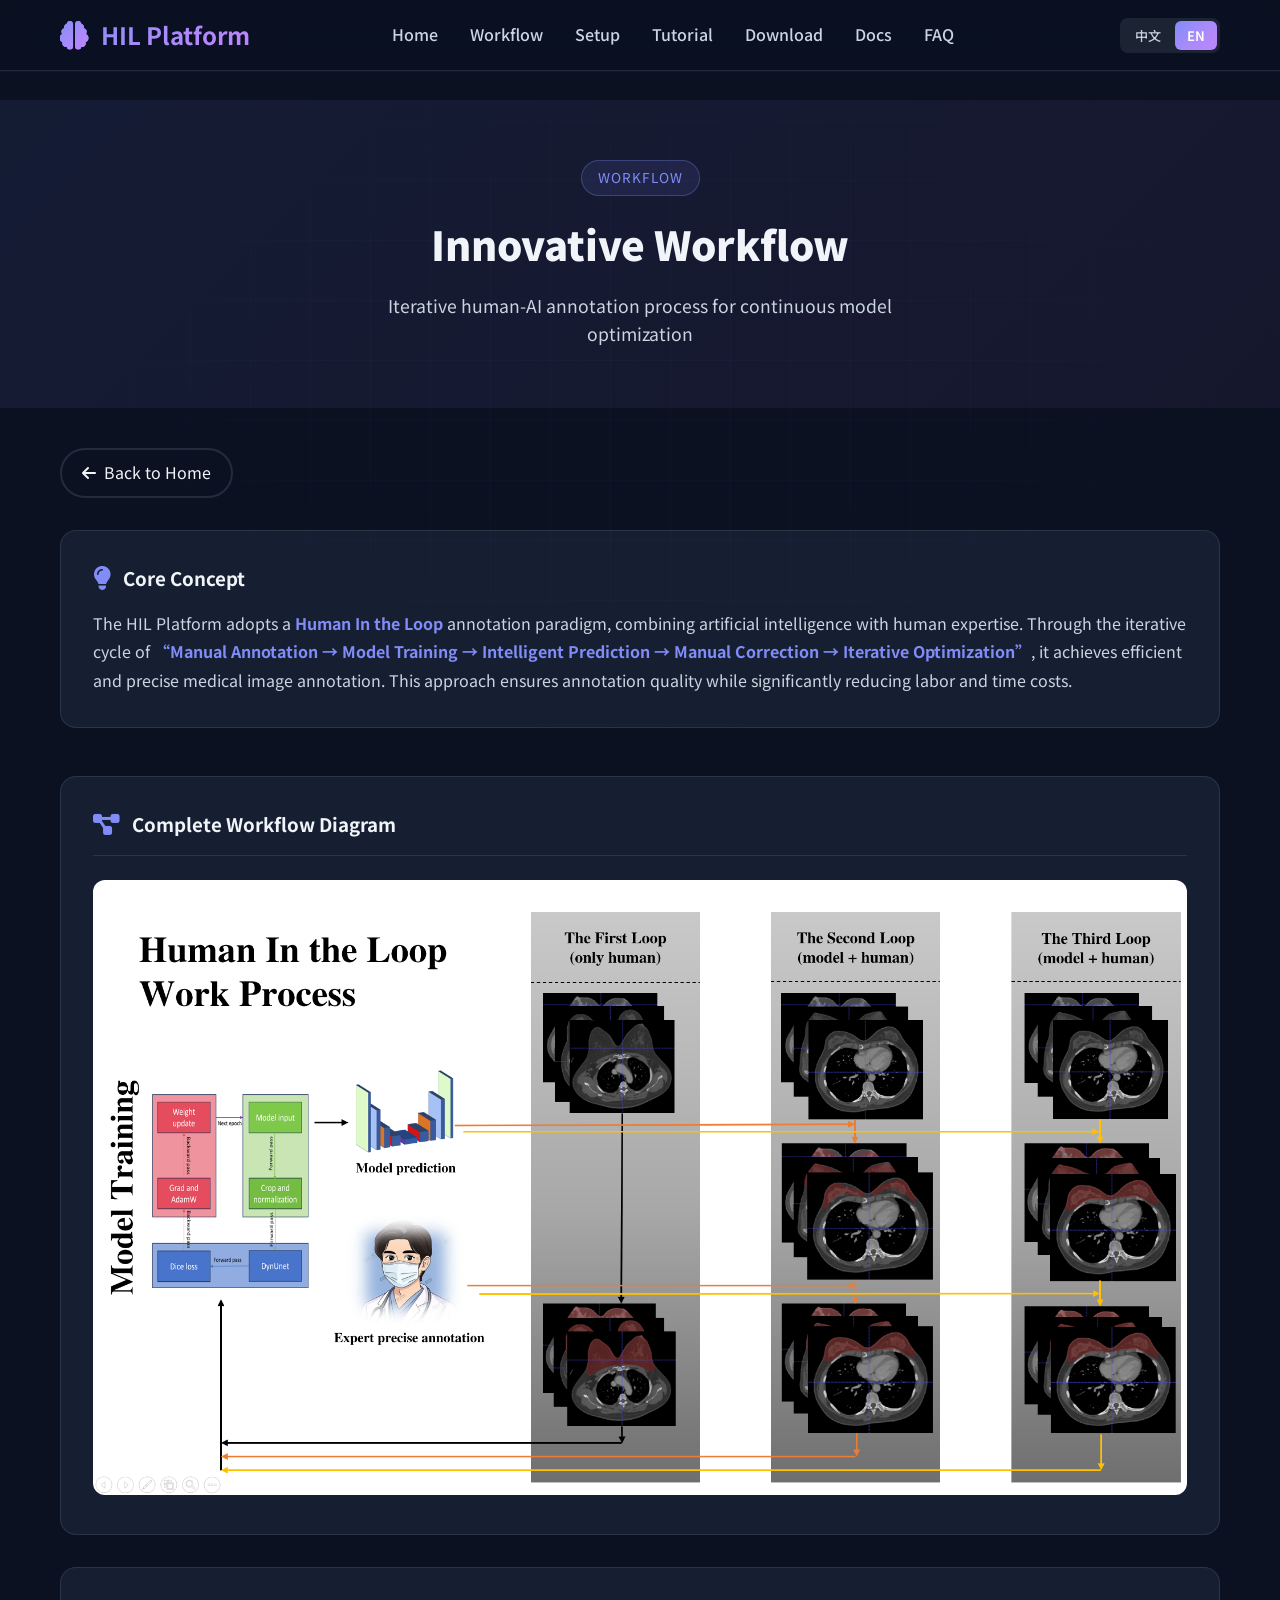
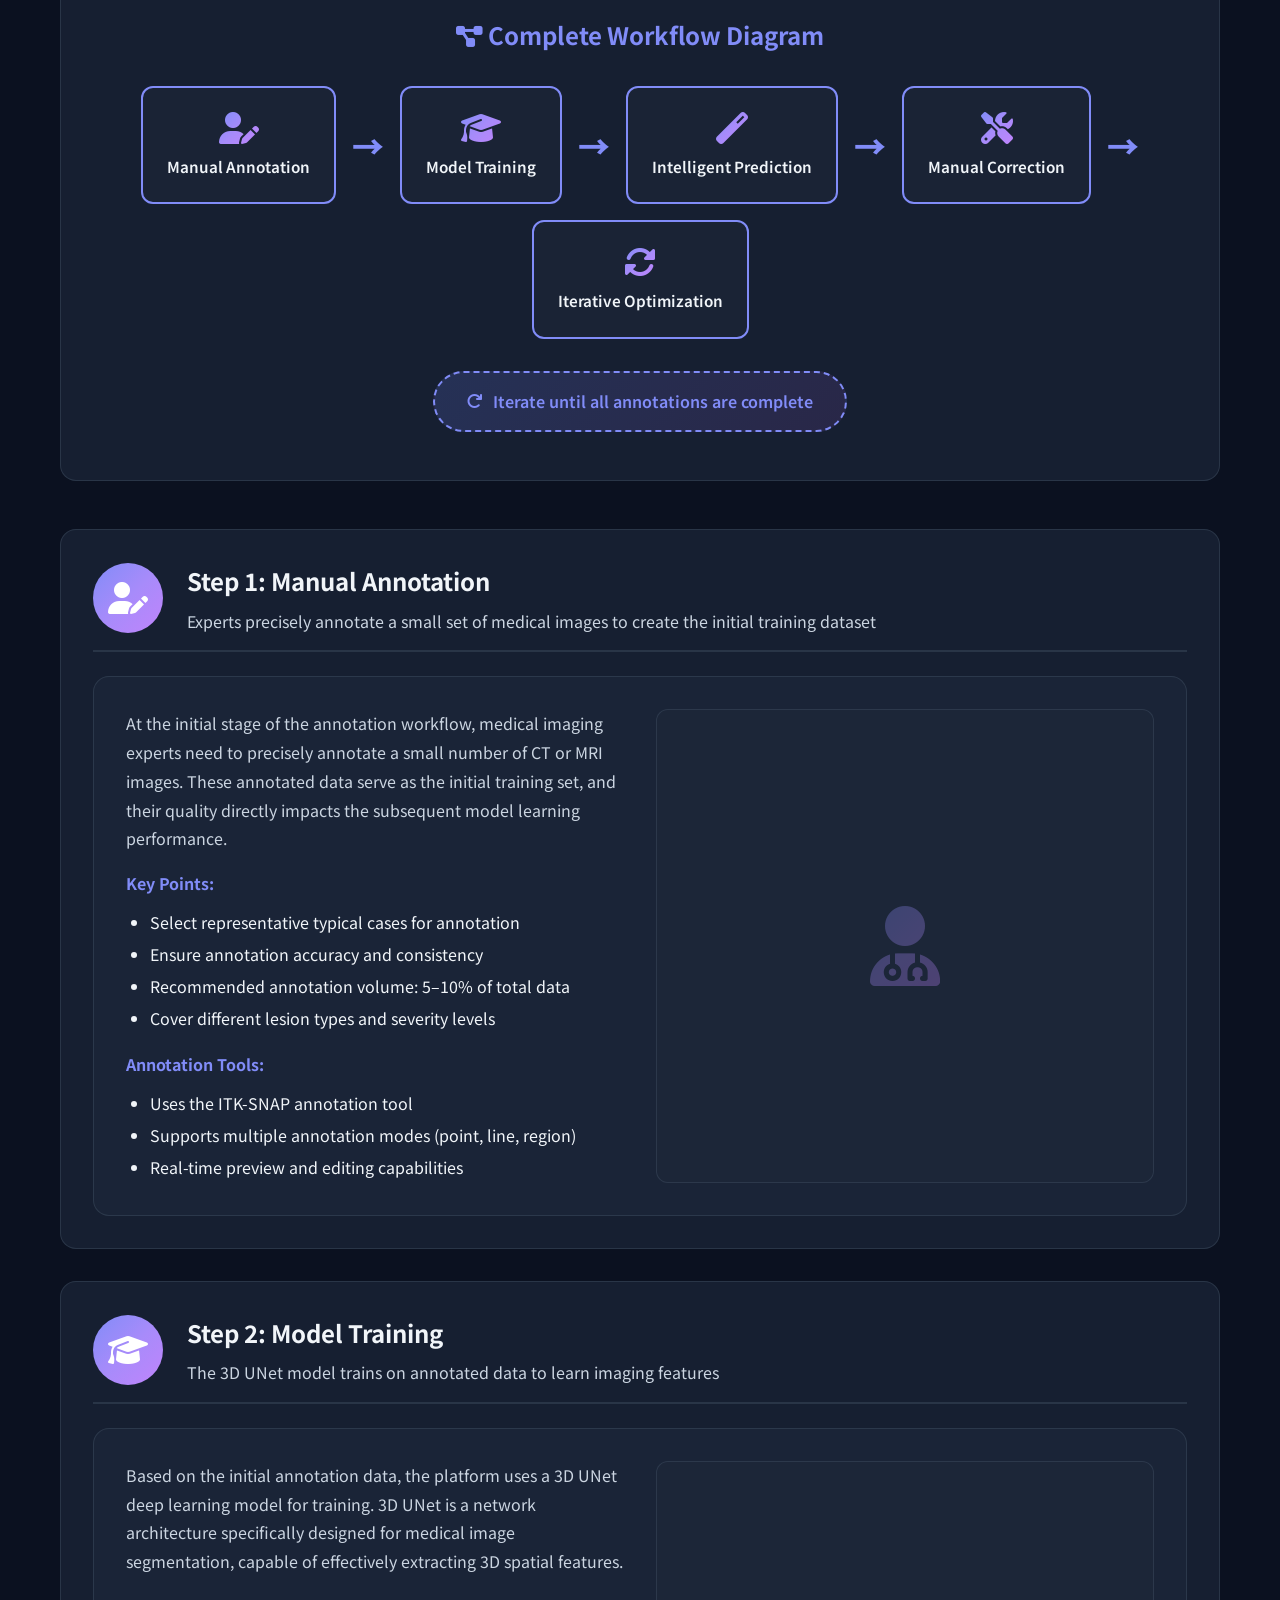
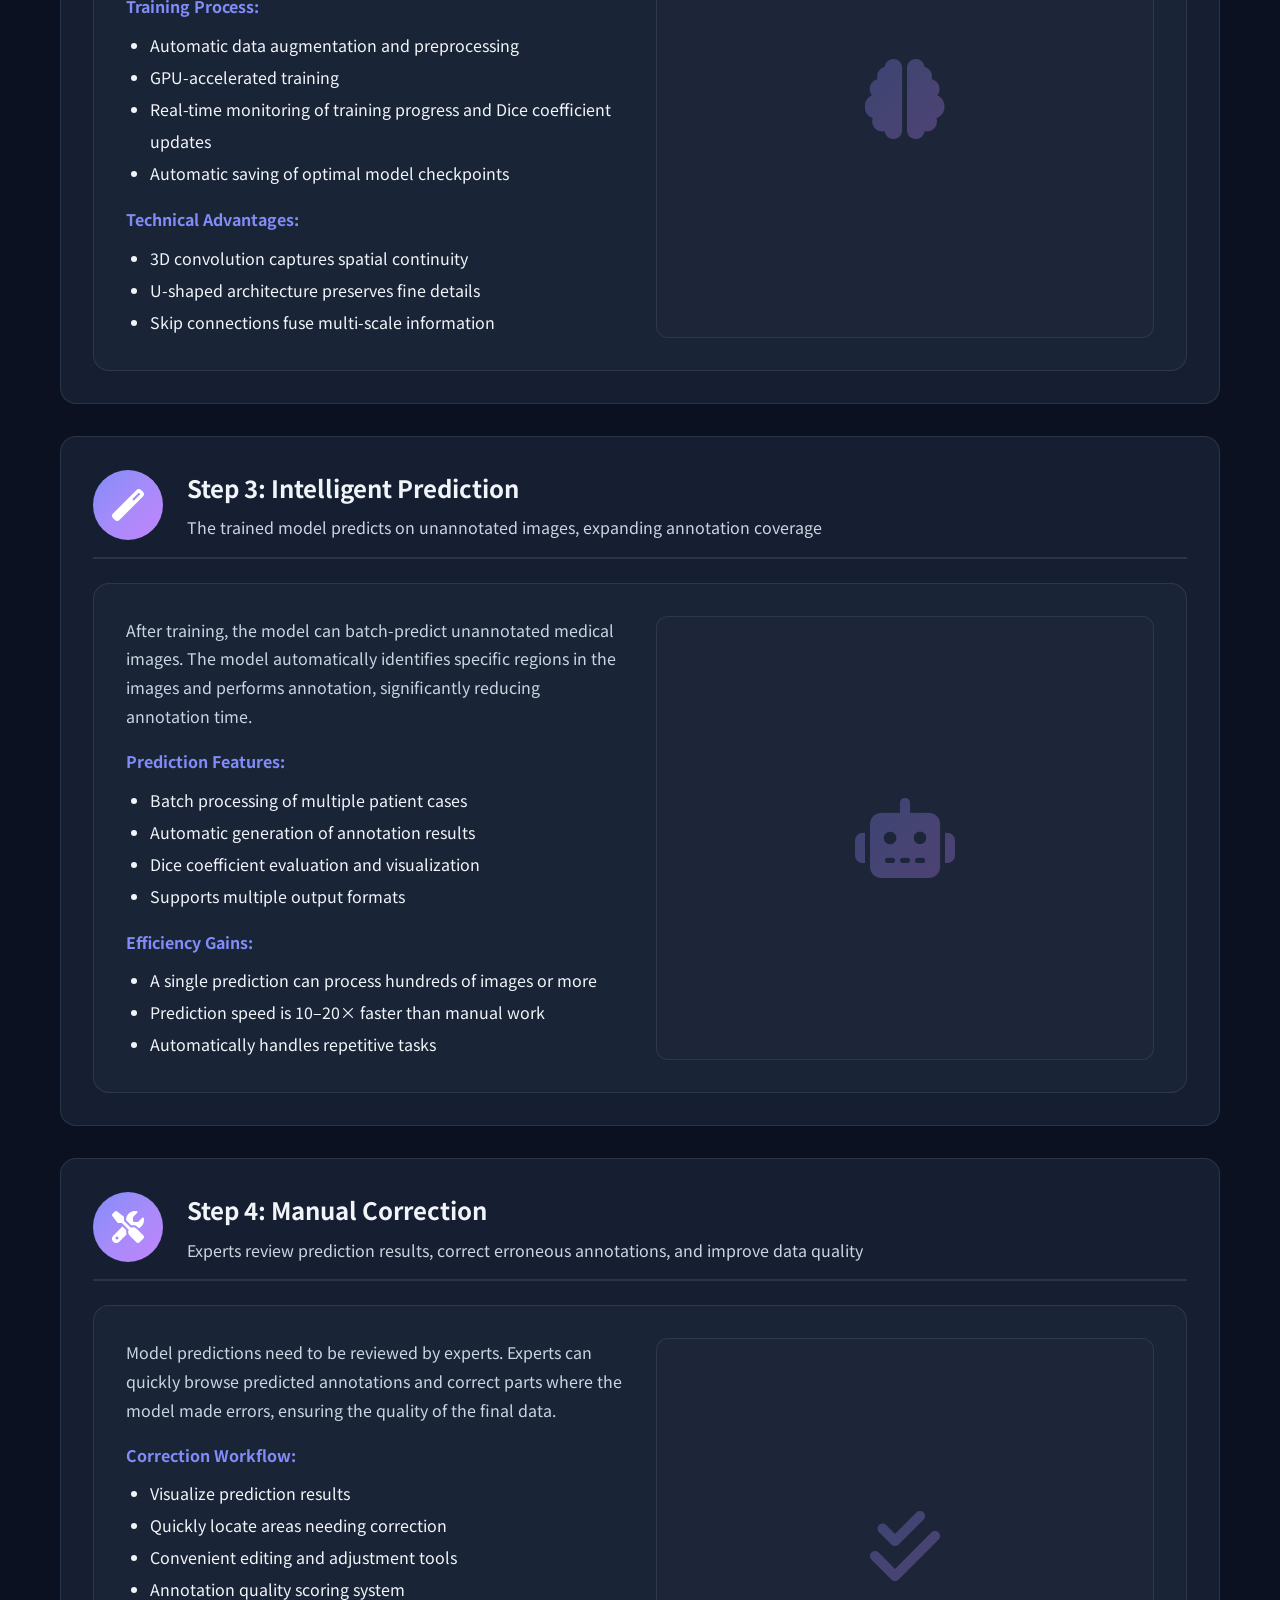
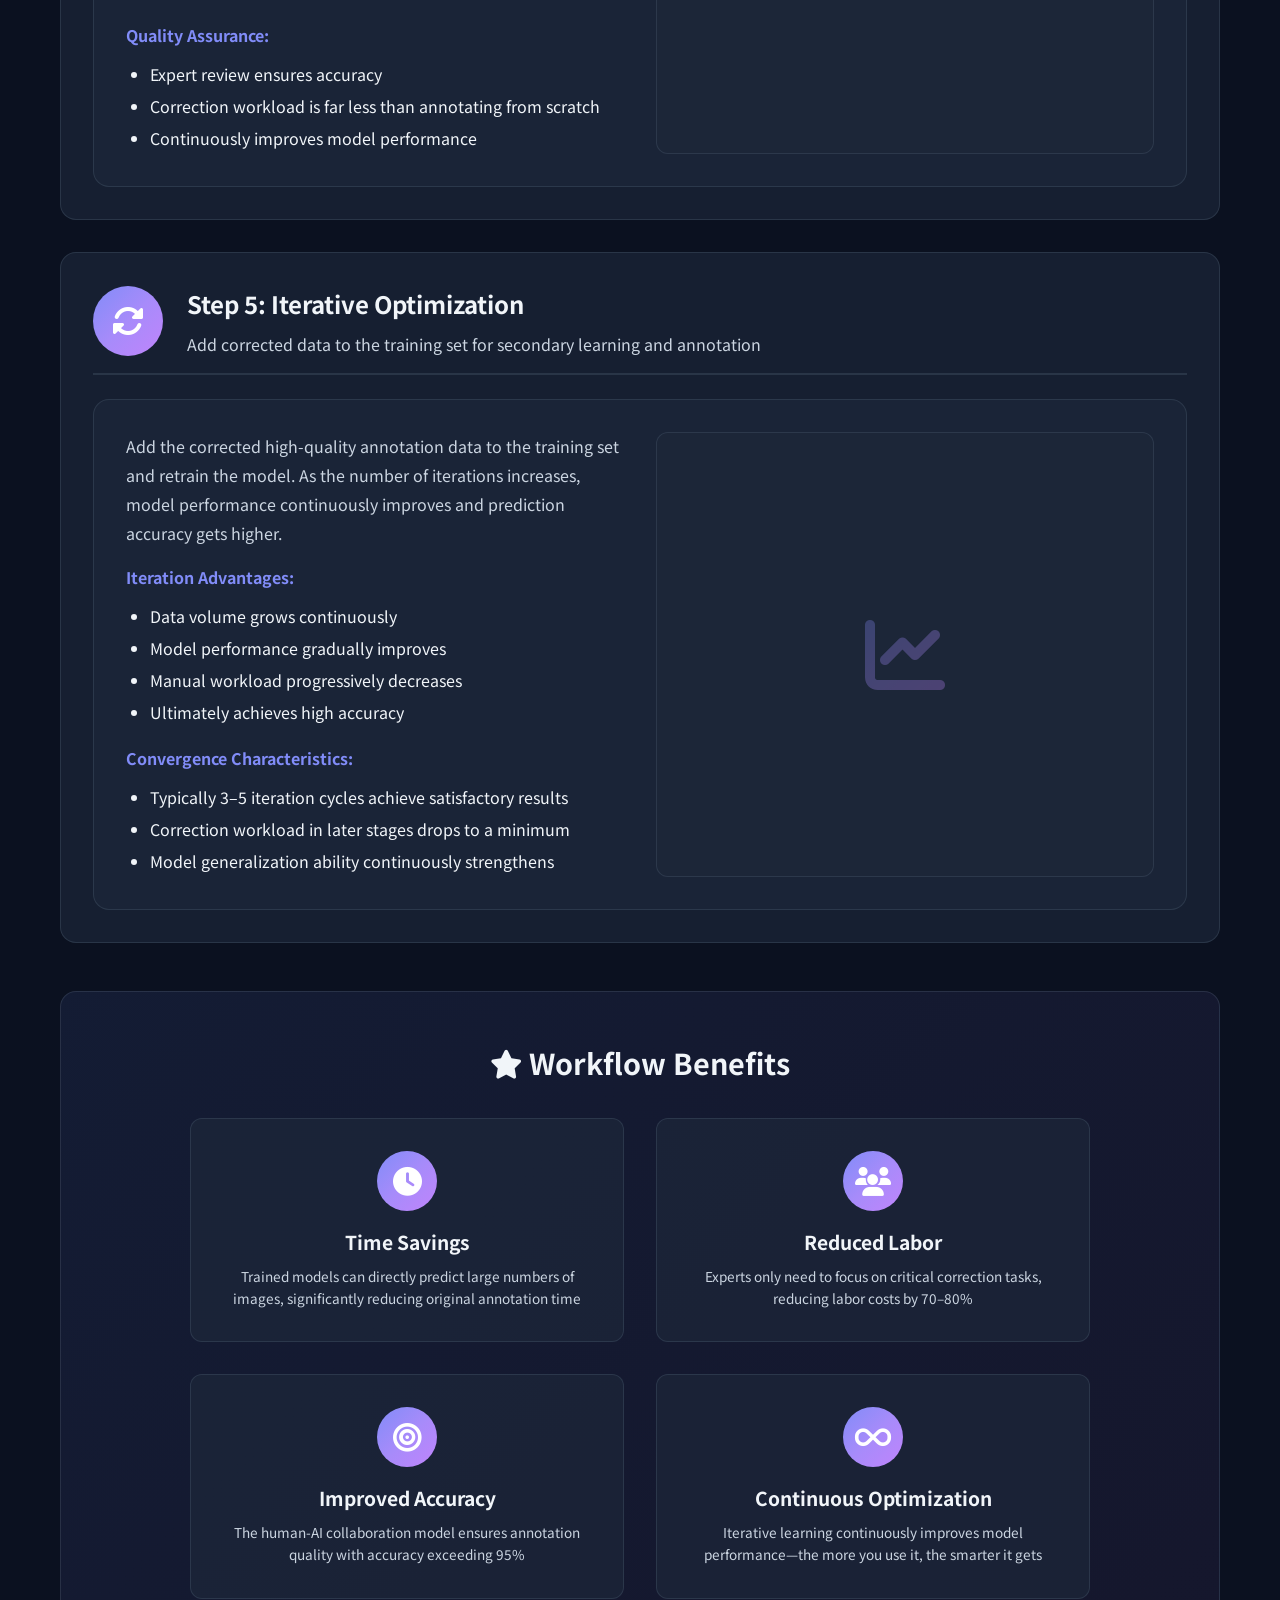
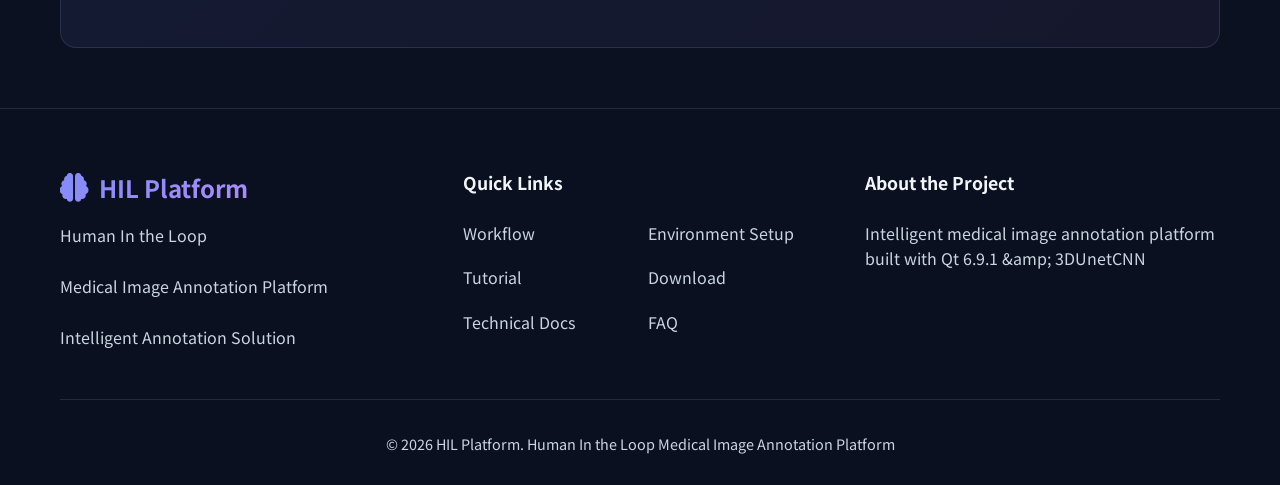
<file: HIL/pages/workflow.html>
<!DOCTYPE html>
<html lang="zh-CN">
<head>
    <meta charset="UTF-8">
    <meta name="viewport" content="width=device-width, initial-scale=1.0">
    <title data-i18n="wf.page_title">工作流程 - HIL Platform</title>
    <link rel="stylesheet" href="../styles.css">
    <link href="https://fonts.googleapis.com/css2?family=Noto+Sans+SC:wght@300;400;500;700;900&display=swap" rel="stylesheet">
    <link rel="stylesheet" href="https://cdnjs.cloudflare.com/ajax/libs/font-awesome/6.4.0/css/all.min.css">
    <style>
        .workflow-page {
            padding-top: 100px;
            min-height: 100vh;
        }
        
        .workflow-header {
            text-align: center;
            padding: 60px 20px;
            background: linear-gradient(135deg, rgba(102, 126, 234, 0.1) 0%, rgba(118, 75, 162, 0.1) 100%);
            margin-bottom: 40px;
        }
        
        .workflow-container {
            max-width: 1200px;
            margin: 0 auto;
            padding: 0 20px 60px;
        }
        
        .workflow-intro {
            background: var(--card-bg);
            border: 1px solid var(--border-color);
            border-radius: 16px;
            padding: 2rem;
            margin-bottom: 3rem;
        }
        
        .workflow-intro h3 {
            display: flex;
            align-items: center;
            gap: 12px;
            margin-bottom: 1rem;
        }
        
        .workflow-intro h3 i {
            color: var(--primary-color);
            font-size: 1.5rem;
        }
        
        .workflow-diagram {
            background: var(--card-bg);
            border: 1px solid var(--border-color);
            border-radius: 16px;
            padding: 3rem 2rem;
            margin-bottom: 3rem;
            text-align: center;
        }
        
        .diagram-title {
            font-size: 1.5rem;
            margin-bottom: 2rem;
            color: var(--primary-color);
        }
        
        .diagram-flow {
            display: flex;
            align-items: center;
            justify-content: center;
            gap: 1rem;
            flex-wrap: wrap;
            margin-bottom: 2rem;
        }
        
        .diagram-node {
            display: flex;
            flex-direction: column;
            align-items: center;
            gap: 10px;
            padding: 1.5rem;
            background: rgba(30, 41, 59, 0.5);
            border: 2px solid var(--primary-color);
            border-radius: 12px;
            min-width: 140px;
            transition: all 0.3s ease;
        }
        
        .diagram-node:hover {
            transform: translateY(-5px);
            box-shadow: 0 10px 30px rgba(102, 126, 234, 0.3);
        }
        
        .diagram-node i {
            font-size: 2rem;
            background: var(--gradient-1);
            -webkit-background-clip: text;
            -webkit-text-fill-color: transparent;
            background-clip: text;
        }
        
        .diagram-node span {
            font-weight: 600;
            font-size: 0.95rem;
        }
        
        .diagram-arrow {
            font-size: 2rem;
            color: var(--primary-color);
            font-weight: 900;
        }
        
        .cycle-indicator {
            display: inline-flex;
            align-items: center;
            gap: 10px;
            padding: 1rem 2rem;
            background: linear-gradient(135deg, rgba(102, 126, 234, 0.2) 0%, rgba(118, 75, 162, 0.2) 100%);
            border: 2px dashed var(--primary-color);
            border-radius: 50px;
            color: var(--primary-color);
            font-weight: 600;
        }
        
        .cycle-indicator i {
            animation: rotate 3s linear infinite;
        }
        
        @keyframes rotate {
            from { transform: rotate(0deg); }
            to { transform: rotate(360deg); }
        }
        
        .step-detail {
            background: var(--card-bg);
            border: 1px solid var(--border-color);
            border-radius: 16px;
            padding: 2rem;
            margin-bottom: 2rem;
            transition: all 0.3s ease;
        }
        
        .step-detail:hover {
            border-color: var(--primary-color);
            box-shadow: 0 5px 20px rgba(102, 126, 234, 0.2);
        }
        
        .step-header {
            display: flex;
            align-items: center;
            gap: 1.5rem;
            margin-bottom: 1.5rem;
        }
        
        .step-icon-large {
            width: 70px;
            height: 70px;
            background: var(--gradient-1);
            border-radius: 50%;
            display: flex;
            align-items: center;
            justify-content: center;
            flex-shrink: 0;
        }
        
        .step-icon-large i {
            font-size: 2rem;
            color: white;
        }
        
        .step-title-area h3 {
            font-size: 1.5rem;
            margin-bottom: 0.5rem;
        }
        
        .step-title-area p {
            color: var(--text-secondary);
        }
        
        .step-content {
            display: grid;
            grid-template-columns: 1fr 1fr;
            gap: 2rem;
            margin-top: 1.5rem;
        }
        
        .step-description {
            line-height: 1.8;
        }
        
        .step-description h4 {
            color: var(--primary-color);
            margin: 1rem 0 0.5rem;
        }
        
        .step-description ul {
            margin-left: 1.5rem;
            line-height: 2;
        }
        
        .step-visual {
            background: rgba(30, 41, 59, 0.5);
            border: 1px solid var(--border-color);
            border-radius: 12px;
            padding: 1.5rem;
            display: flex;
            align-items: center;
            justify-content: center;
        }
        
        .step-visual img {
            max-width: 100%;
            border-radius: 8px;
        }
        
        .step-visual i {
            font-size: 5rem;
            opacity: 0.3;
            background: var(--gradient-1);
            -webkit-background-clip: text;
            -webkit-text-fill-color: transparent;
            background-clip: text;
        }
        
        .benefits-section {
            background: linear-gradient(135deg, rgba(102, 126, 234, 0.1) 0%, rgba(118, 75, 162, 0.1) 100%);
            border: 1px solid var(--border-color);
            border-radius: 16px;
            padding: 3rem 2rem;
            margin-top: 3rem;
        }
        
        .benefits-section h3 {
            text-align: center;
            margin-bottom: 2rem;
            font-size: 1.8rem;
        }
        
        .benefits-grid {
            display: grid;
            grid-template-columns: repeat(2, 1fr);
            gap: 2rem;
            max-width: 900px;
            margin: 0 auto;
        }
        
        @media (max-width: 768px) {
            .benefits-grid {
                grid-template-columns: 1fr;
            }
        }
        
        .benefit-card {
            background: var(--card-bg);
            border: 1px solid var(--border-color);
            border-radius: 12px;
            padding: 2rem;
            text-align: center;
            transition: all 0.3s ease;
        }
        
        .benefit-card:hover {
            transform: translateY(-5px);
            border-color: var(--primary-color);
        }
        
        .benefit-icon {
            width: 60px;
            height: 60px;
            background: var(--gradient-1);
            border-radius: 50%;
            display: flex;
            align-items: center;
            justify-content: center;
            margin: 0 auto 1rem;
        }
        
        .benefit-icon i {
            font-size: 1.8rem;
            color: white;
        }
        
        .benefit-card h4 {
            margin-bottom: 0.5rem;
            font-size: 1.2rem;
        }
        
        .benefit-card p {
            color: var(--text-secondary);
            line-height: 1.6;
        }
        
        .back-btn {
            display: inline-flex;
            align-items: center;
            gap: 8px;
            padding: 10px 20px;
            background: transparent;
            border: 2px solid var(--border-color);
            border-radius: 50px;
            color: var(--text-primary);
            text-decoration: none;
            transition: all 0.3s ease;
            margin-bottom: 2rem;
        }
        
        .back-btn:hover {
            border-color: var(--primary-color);
            background: rgba(102, 126, 234, 0.1);
        }
        
        @media (max-width: 768px) {
            .step-content {
                grid-template-columns: 1fr;
            }
            
            .diagram-flow {
                flex-direction: column;
            }
            
            .diagram-arrow {
                transform: rotate(90deg);
            }
        }
    </style>
</head>
<body>
    <nav class="navbar">
        <div class="nav-container">
            <div class="logo">
                <i class="fas fa-brain"></i>
                <span>HIL Platform</span>
            </div>
            <ul class="nav-menu">
                <li><a href="../index.html" class="nav-link" data-i18n="nav.home">首页</a></li>
                <li><a href="workflow.html" class="nav-link active" data-i18n="nav.workflow">工作流程</a></li>
                <li><a href="environment.html" class="nav-link" data-i18n="nav.environment">环境配置</a></li>
                <li><a href="tutorial.html" class="nav-link" data-i18n="nav.tutorial">使用教程</a></li>
                <li><a href="download.html" class="nav-link" data-i18n="nav.download">软件下载</a></li>
                <li><a href="technical.html" class="nav-link" data-i18n="nav.technical">技术文档</a></li>
                <li><a href="faq.html" class="nav-link" data-i18n="nav.faq">常见问题</a></li>
            </ul>
            <div class="hamburger">
                <span></span>
                <span></span>
                <span></span>
            </div>
        </div>
    </nav>

    <div class="workflow-page">
        <div class="workflow-header">
            <span class="section-badge" data-i18n="nav.workflow">Workflow</span>
            <h1 class="section-title" data-i18n="page.workflow.title">创新工作流程</h1>
            <p class="section-subtitle" data-i18n="page.workflow.subtitle">人机协作的迭代式标注流程，持续优化模型性能</p>
        </div>

        <div class="workflow-container">
            <a href="../index.html" class="back-btn">
                <i class="fas fa-arrow-left"></i>
                <span data-i18n="wf.back_home">返回首页</span>
            </a>

            <div class="workflow-intro">
                <h3><i class="fas fa-lightbulb"></i> <span data-i18n="wf.core_concept">核心理念</span></h3>
                <p data-i18n-html="wf.core_concept_desc" style="line-height: 1.8; color: var(--text-secondary);">
                    HIL平台采用<strong style="color: var(--primary-color);">Human In the Loop（人在回路）</strong>的标注模式，将人工智能与人类专家的智慧相结合。通过<strong style="color: var(--primary-color);">"人工标注 → 模型学习 → 智能预测 → 人工修正 → 迭代优化"</strong>的循环流程，实现医学影像的高效、精准标注。这种模式既保证了标注质量，又大幅降低了人力成本和时间成本。
                </p>
            </div>

            <div class="tech-section" style="background: var(--card-bg); border: 1px solid var(--border-color); border-radius: 16px; padding: 2rem; margin-bottom: 2rem; text-align: center;">
                <h3 style="display: flex; align-items: center; gap: 12px; margin-bottom: 1.5rem; padding-bottom: 1rem; border-bottom: 1px solid var(--border-color);">
                    <i class="fas fa-project-diagram" style="color: var(--primary-color); font-size: 1.5rem;"></i>
                    <span data-i18n="wf.workflow_diagram">完整工作流程图</span>
                </h3>
                <img src="../images/HIL-work_flow.png" alt="HIL平台工作流程图" style="max-width: 100%; border-radius: 12px;">
            </div>

            <div class="workflow-diagram">
                <h3 class="diagram-title"><i class="fas fa-project-diagram"></i> <span data-i18n="wf.workflow_diagram">完整工作流程图</span></h3>
                <div class="diagram-flow">
                    <div class="diagram-node">
                        <i class="fas fa-user-edit"></i>
                        <span data-i18n="wf.step_manual">人工标注</span>
                    </div>
                    <div class="diagram-arrow">→</div>
                    <div class="diagram-node">
                        <i class="fas fa-graduation-cap"></i>
                        <span data-i18n="wf.step_learning">模型学习</span>
                    </div>
                    <div class="diagram-arrow">→</div>
                    <div class="diagram-node">
                        <i class="fas fa-magic"></i>
                        <span data-i18n="wf.step_predict">智能预测</span>
                    </div>
                    <div class="diagram-arrow">→</div>
                    <div class="diagram-node">
                        <i class="fas fa-tools"></i>
                        <span data-i18n="wf.step_correct">人工修正</span>
                    </div>
                    <div class="diagram-arrow">→</div>
                    <div class="diagram-node">
                        <i class="fas fa-sync-alt"></i>
                        <span data-i18n="wf.step_iterate">迭代优化</span>
                    </div>
                </div>
                <div class="cycle-indicator">
                    <i class="fas fa-redo"></i>
                    <span data-i18n="wf.cycle_indicator">循环迭代直至完成所有标注</span>
                </div>
            </div>

            <div class="step-detail">
                <div class="step-header">
                    <div class="step-icon-large">
                        <i class="fas fa-user-edit"></i>
                    </div>
                    <div class="step-title-area">
                        <h3 data-i18n="wf.step1_title">第一步：人工标注</h3>
                        <p data-i18n="wf.step1_subtitle">专家对少量医学影像进行精确标注，创建初始训练集</p>
                    </div>
                </div>
                <div class="step-content">
                    <div class="step-description">
                        <p data-i18n="wf.step1_desc1">在标注流程的起始阶段，医学影像专家需要对少量的CT或MRI图像进行精确标注。这些标注数据将作为模型的初始训练集，其质量直接影响后续模型的学习效果。</p>
                        
                        <h4 data-i18n="wf.step1_h4_key_points">关键要点：</h4>
                        <ul>
                            <li data-i18n="wf.step1_li_kp1">选择具有代表性的典型病例进行标注</li>
                            <li data-i18n="wf.step1_li_kp2">确保标注的准确性和一致性</li>
                            <li data-i18n="wf.step1_li_kp3">标注数量建议占总数据量的5-10%</li>
                            <li data-i18n="wf.step1_li_kp4">涵盖不同病变类型和严重程度</li>
                        </ul>
                        
                        <h4 data-i18n="wf.step1_h4_tools">标注工具：</h4>
                        <ul>
                            <li data-i18n="wf.step1_li_tool1">使用的是ITK-SNAP标注工具</li>
                            <li data-i18n="wf.step1_li_tool2">支持多种标注模式（点、线、区域）</li>
                            <li data-i18n="wf.step1_li_tool3">实时预览和编辑功能</li>
                        </ul>
                    </div>
                    <div class="step-visual">
                        <i class="fas fa-user-md"></i>
                    </div>
                </div>
            </div>

            <div class="step-detail">
                <div class="step-header">
                    <div class="step-icon-large">
                        <i class="fas fa-graduation-cap"></i>
                    </div>
                    <div class="step-title-area">
                        <h3 data-i18n="wf.step2_title">第二步：模型学习</h3>
                        <p data-i18n="wf.step2_subtitle">3D UNet模型基于标注数据进行训练，学习影像特征</p>
                    </div>
                </div>
                <div class="step-content">
                    <div class="step-description">
                        <p data-i18n="wf.step2_desc1">基于初始标注数据，平台使用3D UNet深度学习模型进行训练。3D UNet是专为医学影像分割设计的网络架构，能够有效提取三维空间特征。</p>
                        
                        <h4 data-i18n="wf.step2_h4_process">训练过程：</h4>
                        <ul>
                            <li data-i18n="wf.step2_li_pr1">自动数据增强和预处理</li>
                            <li data-i18n="wf.step2_li_pr2">GPU加速训练过程</li>
                            <li data-i18n="wf.step2_li_pr3">实时监控训练进度和Dice系数更新</li>
                            <li data-i18n="wf.step2_li_pr4">自动保存最优模型检查点</li>
                        </ul>
                        
                        <h4 data-i18n="wf.step2_h4_advantages">技术优势：</h4>
                        <ul>
                            <li data-i18n="wf.step2_li_adv1">3D卷积捕捉空间连续性</li>
                            <li data-i18n="wf.step2_li_adv2">U型结构保留细节特征</li>
                            <li data-i18n="wf.step2_li_adv3">跳跃连接融合多尺度信息</li>
                        </ul>
                    </div>
                    <div class="step-visual">
                        <i class="fas fa-brain"></i>
                    </div>
                </div>
            </div>

            <div class="step-detail">
                <div class="step-header">
                    <div class="step-icon-large">
                        <i class="fas fa-magic"></i>
                    </div>
                    <div class="step-title-area">
                        <h3 data-i18n="wf.step3_title">第三步：智能预测</h3>
                        <p data-i18n="wf.step3_subtitle">训练完成的模型对未标注影像进行预测，扩展标注范围</p>
                    </div>
                </div>
                <div class="step-content">
                    <div class="step-description">
                        <p data-i18n="wf.step3_desc1">模型训练完成后，可以批量预测未标注的医学影像。模型会自动识别影像中的特定区域并进行标注，大幅减少标注时间。</p>
                        
                        <h4 data-i18n="wf.step3_h4_features">预测功能：</h4>
                        <ul>
                            <li data-i18n="wf.step3_li_ft1">批量处理多个病例数据</li>
                            <li data-i18n="wf.step3_li_ft2">自动生成标注结果</li>
                            <li data-i18n="wf.step3_li_ft3">Dice系数评估和可视化</li>
                            <li data-i18n="wf.step3_li_ft4">支持多种输出格式</li>
                        </ul>
                        
                        <h4 data-i18n="wf.step3_h4_efficiency">效率提升：</h4>
                        <ul>
                            <li data-i18n="wf.step3_li_ef1">单次预测可处理数百张及以上图像</li>
                            <li data-i18n="wf.step3_li_ef2">预测速度比人工快10-20倍</li>
                            <li data-i18n="wf.step3_li_ef3">自动处理重复性工作</li>
                        </ul>
                    </div>
                    <div class="step-visual">
                        <i class="fas fa-robot"></i>
                    </div>
                </div>
            </div>

            <div class="step-detail">
                <div class="step-header">
                    <div class="step-icon-large">
                        <i class="fas fa-tools"></i>
                    </div>
                    <div class="step-title-area">
                        <h3 data-i18n="wf.step4_title">第四步：人工修正</h3>
                        <p data-i18n="wf.step4_subtitle">专家审核预测结果，修正错误标注，提升数据质量</p>
                    </div>
                </div>
                <div class="step-content">
                    <div class="step-description">
                        <p data-i18n="wf.step4_desc1">模型预测的结果需要经过专家审核。专家可以快速浏览预测标注，对模型预测错误的部分进行修正，确保最终数据的质量。</p>
                        
                        <h4 data-i18n="wf.step4_h4_process">修正流程：</h4>
                        <ul>
                            <li data-i18n="wf.step4_li_pr1">可视化查看预测结果</li>
                            <li data-i18n="wf.step4_li_pr2">快速定位需要修正的区域</li>
                            <li data-i18n="wf.step4_li_pr3">便捷的编辑和调整工具</li>
                            <li data-i18n="wf.step4_li_pr4">标注质量评分系统</li>
                        </ul>
                        
                        <h4 data-i18n="wf.step4_h4_qa">质量保证：</h4>
                        <ul>
                            <li data-i18n="wf.step4_li_qa1">专家把关确保准确性</li>
                            <li data-i18n="wf.step4_li_qa2">修正工作量远小于从头标注</li>
                            <li data-i18n="wf.step4_li_qa3">持续提升模型性能</li>
                        </ul>
                    </div>
                    <div class="step-visual">
                        <i class="fas fa-check-double"></i>
                    </div>
                </div>
            </div>

            <div class="step-detail">
                <div class="step-header">
                    <div class="step-icon-large">
                        <i class="fas fa-sync-alt"></i>
                    </div>
                    <div class="step-title-area">
                        <h3 data-i18n="wf.step5_title">第五步：迭代优化</h3>
                        <p data-i18n="wf.step5_subtitle">将修正后的数据加入训练集，进行二次学习与标注</p>
                    </div>
                </div>
                <div class="step-content">
                    <div class="step-description">
                        <p data-i18n="wf.step5_desc1">将修正后的高质量标注数据加入训练集，重新训练模型。随着迭代次数增加，模型性能不断提升，预测准确率越来越高。</p>
                        
                        <h4 data-i18n="wf.step5_h4_advantages">迭代优势：</h4>
                        <ul>
                            <li data-i18n="wf.step5_li_adv1">数据量持续增长</li>
                            <li data-i18n="wf.step5_li_adv2">模型性能逐步提升</li>
                            <li data-i18n="wf.step5_li_adv3">人工工作量逐渐减少</li>
                            <li data-i18n="wf.step5_li_adv4">最终达到高准确率</li>
                        </ul>
                        
                        <h4 data-i18n="wf.step5_h4_convergence">收敛特性：</h4>
                        <ul>
                            <li data-i18n="wf.step5_li_cv1">通常3-5轮迭代循环即可达到满意效果</li>
                            <li data-i18n="wf.step5_li_cv2">后期修正工作量降至最低</li>
                            <li data-i18n="wf.step5_li_cv3">模型泛化能力不断增强</li>
                        </ul>
                    </div>
                    <div class="step-visual">
                        <i class="fas fa-chart-line"></i>
                    </div>
                </div>
            </div>

            <div class="benefits-section">
                <h3><i class="fas fa-star"></i> <span data-i18n="wf.benefits_title">工作流程优势</span></h3>
                <div class="benefits-grid">
                    <div class="benefit-card">
                        <div class="benefit-icon">
                            <i class="fas fa-clock"></i>
                        </div>
                        <h4 data-i18n="wf.benefit1_title">节省时间</h4>
                        <p data-i18n="wf.benefit1_desc">训练好的模型可直接预测大量图像，大幅减少原定标注时间</p>
                    </div>
                    
                    <div class="benefit-card">
                        <div class="benefit-icon">
                            <i class="fas fa-users"></i>
                        </div>
                        <h4 data-i18n="wf.benefit2_title">减少人力</h4>
                        <p data-i18n="wf.benefit2_desc">专家只需关注关键修正工作，人力成本降低70-80%</p>
                    </div>
                    
                    <div class="benefit-card">
                        <div class="benefit-icon">
                            <i class="fas fa-bullseye"></i>
                        </div>
                        <h4 data-i18n="wf.benefit3_title">提高精度</h4>
                        <p data-i18n="wf.benefit3_desc">人机协作模式确保标注质量，准确率达到95%以上</p>
                    </div>
                    
                    <div class="benefit-card">
                        <div class="benefit-icon">
                            <i class="fas fa-infinity"></i>
                        </div>
                        <h4 data-i18n="wf.benefit4_title">持续优化</h4>
                        <p data-i18n="wf.benefit4_desc">迭代式学习使模型性能不断提升，越用越智能</p>
                    </div>
                </div>
            </div>
        </div>
    </div>

    <footer class="footer">
        <div class="container">
            <div class="footer-content">
                <div class="footer-section">
                    <div class="footer-logo">
                        <i class="fas fa-brain"></i>
                        <span>HIL Platform</span>
                    </div>
                    <p data-i18n-html="footer.about.desc">Human In the Loop 医学影像标注平台<br>智能化标注解决方案</p>
                </div>

                <div class="footer-section">
                    <h4 data-i18n="footer.links.title">快速链接</h4>
                    <ul>
                        <li><a href="workflow.html" data-i18n="footer.links.wf">工作流程</a></li>
                        <li><a href="environment.html" data-i18n="footer.links.env">环境配置</a></li>
                        <li><a href="tutorial.html" data-i18n="footer.links.tut">使用教程</a></li>
                        <li><a href="download.html" data-i18n="footer.links.dl">软件下载</a></li>
                        <li><a href="technical.html" data-i18n="footer.links.tech">技术文档</a></li>
                        <li><a href="faq.html" data-i18n="footer.links.faq">常见问题</a></li>
                    </ul>
                </div>

                <div class="footer-section">
                    <h4 data-i18n="footer.project.title">关于项目</h4>
                    <p data-i18n="footer.project.desc">基于Qt6.9.1与3DUnetCNN开发的医学影像智能标注平台</p>
                </div>
            </div>

            <div class="footer-bottom">
                <p data-i18n="footer.copyright">&copy; 2024 HIL Platform. Human In the Loop 医学影像标注平台</p>
            </div>
        </div>
    </footer>

    <script>
        document.addEventListener('DOMContentLoaded', function() {
            const hamburger = document.querySelector('.hamburger');
            const navMenu = document.querySelector('.nav-menu');

            hamburger.addEventListener('click', () => {
                hamburger.classList.toggle('active');
                navMenu.classList.toggle('active');
            });
        });
    </script>
    <script src="../i18n.js"></script>
</body>
</html>
</file>
<file: HIL/styles.css>
﻿* {
    margin: 0;
    padding: 0;
    box-sizing: border-box;
}

:root {
    --primary-color: #818cf8;
    --secondary-color: #a78bfa;
    --accent-color: #f0abfc;
    --success-color: #34d399;
    --warning-color: #fbbf24;
    --danger-color: #f87171;
    --dark-bg: #0b1120;
    --dark-bg-alt: #0f172a;
    --card-bg: rgba(30, 41, 59, 0.65);
    --card-bg-solid: #1e293b;
    --text-primary: #f1f5f9;
    --text-secondary: #cbd5e1;
    --text-muted: #64748b;
    --border-color: rgba(71, 85, 105, 0.4);
    --border-color-light: rgba(129, 140, 248, 0.2);
    --gradient-1: linear-gradient(135deg, #818cf8 0%, #a78bfa 50%, #c084fc 100%);
    --gradient-2: linear-gradient(135deg, #f0abfc 0%, #f472b6 100%);
    --gradient-3: linear-gradient(135deg, #60a5fa 0%, #34d399 100%);
    --glow-primary: 0 0 25px rgba(129, 140, 248, 0.2);
    --glow-accent: 0 0 25px rgba(240, 171, 252, 0.15);
    --shadow-sm: 0 1px 3px rgba(0, 0, 0, 0.4);
    --shadow-md: 0 4px 14px rgba(0, 0, 0, 0.5);
    --shadow-lg: 0 12px 30px rgba(0, 0, 0, 0.6);
    --shadow-xl: 0 20px 50px rgba(0, 0, 0, 0.7);
    --shadow-card: 0 1px 3px rgba(0, 0, 0, 0.3), 0 0 0 1px rgba(129, 140, 248, 0.05);
    --shadow-card-hover: 0 8px 30px rgba(129, 140, 248, 0.15), 0 0 0 1px rgba(129, 140, 248, 0.3);
    --radius-sm: 8px;
    --radius-md: 14px;
    --radius-lg: 20px;
}

html {
    scroll-behavior: smooth;
}

body {
    font-family: 'Noto Sans SC', -apple-system, BlinkMacSystemFont, 'Segoe UI', Roboto, Oxygen, Ubuntu, Cantarell, sans-serif;
    background: var(--dark-bg);
    color: var(--text-primary);
    line-height: 1.6;
    overflow-x: hidden;
    position: relative;
}

body::before {
    content: '';
    position: fixed;
    inset: 0;
    pointer-events: none;
    z-index: 0;
    background-image: 
        linear-gradient(rgba(129, 140, 248, 0.03) 1px, transparent 1px),
        linear-gradient(90deg, rgba(129, 140, 248, 0.03) 1px, transparent 1px);
    background-size: 60px 60px;
    background-position: center center;
    mask-image: radial-gradient(ellipse 80% 60% at 50% 40%, black 30%, transparent 70%);
    -webkit-mask-image: radial-gradient(ellipse 80% 60% at 50% 40%, black 30%, transparent 70%);
}

.container {
    max-width: 1200px;
    margin: 0 auto;
    padding: 0 20px;
}

.navbar {
    position: fixed;
    top: 0;
    left: 0;
    right: 0;
    background: rgba(11, 17, 32, 0.85);
    backdrop-filter: blur(16px) saturate(180%);
    -webkit-backdrop-filter: blur(16px) saturate(180%);
    border-bottom: 1px solid var(--border-color);
    z-index: 1000;
    transition: all 0.3s ease;
    box-shadow: 0 1px 0 rgba(129, 140, 248, 0.05);
}

.navbar.scrolled {
    background: rgba(11, 17, 32, 0.95);
    box-shadow: 0 4px 20px rgba(0, 0, 0, 0.5), 0 1px 0 rgba(129, 140, 248, 0.1);
}

.nav-container {
    max-width: 1200px;
    margin: 0 auto;
    padding: 0 20px;
    display: flex;
    justify-content: space-between;
    align-items: center;
    height: 70px;
}

.logo {
    display: flex;
    align-items: center;
    gap: 12px;
    font-size: 1.5rem;
    font-weight: 700;
    background: var(--gradient-1);
    -webkit-background-clip: text;
    -webkit-text-fill-color: transparent;
    background-clip: text;
}

.logo i {
    font-size: 1.8rem;
    background: var(--gradient-1);
    -webkit-background-clip: text;
    -webkit-text-fill-color: transparent;
    background-clip: text;
}

.nav-menu {
    display: flex;
    list-style: none;
    gap: 2rem;
}

.lang-switcher {
    display: flex;
    gap: 2px;
    margin-left: 1.5rem;
    background: rgba(255,255,255,0.08);
    border-radius: 8px;
    padding: 3px;
}

.lang-btn {
    padding: 5px 12px;
    border: none;
    background: transparent;
    color: var(--text-secondary);
    cursor: pointer;
    font-size: 0.82rem;
    font-weight: 500;
    border-radius: 6px;
    transition: all 0.3s ease;
    font-family: inherit;
}

.lang-btn:hover {
    color: var(--text-primary);
}

.lang-btn.active {
    background: var(--gradient-1);
    color: white;
    font-weight: 600;
}

.nav-link {
    color: var(--text-secondary);
    text-decoration: none;
    font-weight: 500;
    transition: all 0.3s ease;
    position: relative;
    padding: 0.5rem 0;
}

.nav-link::after {
    content: '';
    position: absolute;
    bottom: 0;
    left: 0;
    width: 0;
    height: 2px;
    background: var(--gradient-1);
    transition: width 0.3s ease;
}

.nav-link:hover {
    color: var(--text-primary);
}

.nav-link:hover::after {
    width: 100%;
}

.nav-download-btn {
    display: inline-flex;
    align-items: center;
    gap: 8px;
    padding: 0.5rem 1.2rem;
    background: var(--gradient-1);
    color: white !important;
    text-decoration: none;
    font-weight: 600;
    border-radius: 10px;
    transition: all 0.3s cubic-bezier(0.4, 0, 0.2, 1);
    box-shadow: 0 4px 15px rgba(129, 140, 248, 0.25);
}

.nav-download-btn:hover {
    transform: translateY(-2px);
    box-shadow: 0 8px 25px rgba(129, 140, 248, 0.45);
}

.nav-download-btn::after {
    display: none;
}

.nav-download-btn i {
    font-size: 0.9rem;
}

.hamburger {
    display: none;
    flex-direction: column;
    gap: 5px;
    cursor: pointer;
}

.hamburger span {
    width: 25px;
    height: 3px;
    background: var(--text-primary);
    border-radius: 3px;
    transition: all 0.3s ease;
}

.hero {
    min-height: 100vh;
    display: flex;
    align-items: center;
    justify-content: center;
    padding: 100px 20px 50px;
    position: relative;
    background: 
        radial-gradient(ellipse 80% 50% at 20% 50%, rgba(129, 140, 248, 0.12) 0%, transparent 50%),
        radial-gradient(ellipse 60% 50% at 80% 30%, rgba(167, 139, 250, 0.1) 0%, transparent 50%),
        radial-gradient(ellipse 50% 40% at 50% 80%, rgba(240, 171, 252, 0.07) 0%, transparent 50%);
    overflow: hidden;
}

.hero-particles {
    position: absolute;
    top: 0;
    left: 0;
    width: 100%;
    height: 100%;
    overflow: hidden;
    pointer-events: none;
}

.hero-particles::before {
    content: '';
    position: absolute;
    width: 200%;
    height: 200%;
    background-image: 
        radial-gradient(circle, rgba(129, 140, 248, 0.25) 1px, transparent 1px),
        radial-gradient(circle, rgba(240, 171, 252, 0.18) 1px, transparent 1px);
    background-size: 60px 60px;
    animation: particleFloat 25s linear infinite;
}

@keyframes particleFloat {
    0% { transform: translate(0, 0); }
    100% { transform: translate(-50px, -50px); }
}

.hero-content {
    max-width: 800px;
    text-align: center;
    z-index: 1;
}

.hero-badge {
    display: inline-flex;
    align-items: center;
    gap: 8px;
    padding: 8px 20px;
    background: rgba(129, 140, 248, 0.1);
    border: 1px solid rgba(129, 140, 248, 0.3);
    border-radius: 50px;
    margin-bottom: 2rem;
    font-size: 0.9rem;
    color: var(--primary-color);
    animation: fadeInUp 0.6s ease;
}

.hero-title {
    font-size: 3.5rem;
    font-weight: 900;
    margin-bottom: 1.5rem;
    line-height: 1.2;
    animation: fadeInUp 0.6s ease 0.1s backwards;
}

.gradient-text {
    background: var(--gradient-1);
    -webkit-background-clip: text;
    -webkit-text-fill-color: transparent;
    background-clip: text;
}

.hero-subtitle {
    font-size: 1.25rem;
    color: var(--text-secondary);
    margin-bottom: 3rem;
    line-height: 1.8;
    animation: fadeInUp 0.6s ease 0.2s backwards;
}

.hero-stats {
    display: flex;
    justify-content: center;
    gap: 3rem;
    margin-bottom: 3rem;
    animation: fadeInUp 0.6s ease 0.3s backwards;
}

.stat-item {
    text-align: center;
}

.stat-number {
    font-size: 2.5rem;
    font-weight: 900;
    background: var(--gradient-1);
    -webkit-background-clip: text;
    -webkit-text-fill-color: transparent;
    background-clip: text;
    margin-bottom: 0.5rem;
}

.stat-label {
    font-size: 0.9rem;
    color: var(--text-secondary);
}

.hero-buttons {
    display: flex;
    gap: 1rem;
    justify-content: center;
    animation: fadeInUp 0.6s ease 0.4s backwards;
}

.btn {
    display: inline-flex;
    align-items: center;
    gap: 10px;
    padding: 14px 32px;
    border-radius: 50px;
    font-weight: 600;
    text-decoration: none;
    transition: all 0.3s ease;
    cursor: pointer;
    border: none;
    font-size: 1rem;
}

.btn-primary {
    background: var(--gradient-1);
    color: white;
    box-shadow: 0 4px 20px rgba(129, 140, 248, 0.35);
    transition: all 0.3s cubic-bezier(0.4, 0, 0.2, 1);
}

.btn-primary:hover {
    transform: translateY(-3px);
    box-shadow: 0 8px 30px rgba(129, 140, 248, 0.5);
}

.btn-secondary {
    background: transparent;
    color: var(--text-primary);
    border: 2px solid var(--border-color);
}

.btn-secondary:hover {
    border-color: var(--primary-color);
    background: rgba(129, 140, 248, 0.1);
}

.hero-visual {
    position: absolute;
    right: 5%;
    top: 50%;
    transform: translateY(-50%);
    width: 400px;
    height: 400px;
    pointer-events: none;
}

.floating-card {
    position: absolute;
    background: rgba(30, 41, 59, 0.8);
    backdrop-filter: blur(10px);
    -webkit-backdrop-filter: blur(10px);
    border: 1px solid rgba(129, 140, 248, 0.2);
    border-radius: 14px;
    padding: 20px 30px;
    display: flex;
    align-items: center;
    gap: 12px;
    box-shadow: 0 8px 32px rgba(0, 0, 0, 0.4), 0 0 0 1px rgba(129, 140, 248, 0.05);
    animation: float 4s ease-in-out infinite;
}

.floating-card i {
    font-size: 1.5rem;
    background: var(--gradient-1);
    -webkit-background-clip: text;
    -webkit-text-fill-color: transparent;
    background-clip: text;
}

.card-1 {
    top: 10%;
    left: 10%;
    animation-delay: 0s;
}

.card-2 {
    top: 40%;
    right: 10%;
    animation-delay: 1s;
}

.card-3 {
    bottom: 10%;
    left: 20%;
    animation-delay: 2s;
}

@keyframes float {
    0%, 100% { transform: translateY(0); }
    50% { transform: translateY(-20px); }
}

@keyframes fadeInUp {
    from {
        opacity: 0;
        transform: translateY(30px);
    }
    to {
        opacity: 1;
        transform: translateY(0);
    }
}

.section-header {
    text-align: center;
    margin-bottom: 4rem;
}

.section-badge {
    display: inline-block;
    padding: 6px 16px;
    background: rgba(129, 140, 248, 0.1);
    border: 1px solid rgba(129, 140, 248, 0.3);
    border-radius: 50px;
    font-size: 0.85rem;
    color: var(--primary-color);
    margin-bottom: 1rem;
    text-transform: uppercase;
    letter-spacing: 1px;
}

.section-title {
    font-size: 2.5rem;
    font-weight: 900;
    margin-bottom: 1rem;
}

.section-subtitle {
    font-size: 1.1rem;
    color: var(--text-secondary);
    max-width: 600px;
    margin: 0 auto;
}

.features {
    padding: 100px 20px;
    background: linear-gradient(180deg, var(--dark-bg) 0%, rgba(15, 23, 42, 0.6) 50%, var(--dark-bg) 100%);
    position: relative;
}

.features-grid {
    display: grid;
    grid-template-columns: repeat(auto-fit, minmax(320px, 1fr));
    gap: 2rem;
}

.feature-card {
    background: var(--card-bg);
    backdrop-filter: blur(12px);
    -webkit-backdrop-filter: blur(12px);
    border: 1px solid var(--border-color);
    border-radius: var(--radius-lg);
    padding: 2rem;
    transition: all 0.35s cubic-bezier(0.4, 0, 0.2, 1);
    position: relative;
    overflow: hidden;
}

.feature-card::after {
    content: '';
    position: absolute;
    inset: 0;
    border-radius: var(--radius-lg);
    opacity: 0;
    transition: opacity 0.35s ease;
    background: linear-gradient(135deg, rgba(129, 140, 248, 0.2) 0%, transparent 60%);
    pointer-events: none;
}

.feature-card::before {
    content: '';
    position: absolute;
    top: 0;
    left: 0;
    right: 0;
    height: 3px;
    background: var(--gradient-1);
    transform: scaleX(0);
    transition: transform 0.35s cubic-bezier(0.4, 0, 0.2, 1);
    transform-origin: left;
}

.feature-card:hover {
    transform: translateY(-6px);
    border-color: rgba(129, 140, 248, 0.5);
    box-shadow: var(--shadow-card-hover);
}

.feature-card:hover::before {
    transform: scaleX(1);
}

.feature-card:hover::after {
    opacity: 1;
}

.feature-card.featured {
    background: linear-gradient(135deg, rgba(129, 140, 248, 0.1) 0%, rgba(167, 139, 250, 0.1) 100%);
    border-color: var(--primary-color);
}

.feature-badge {
    position: absolute;
    top: 1rem;
    right: 1rem;
    padding: 4px 12px;
    background: var(--gradient-1);
    border-radius: 50px;
    font-size: 0.75rem;
    font-weight: 600;
}

.feature-icon {
    width: 60px;
    height: 60px;
    background: var(--gradient-1);
    border-radius: 12px;
    display: flex;
    align-items: center;
    justify-content: center;
    margin-bottom: 1.5rem;
}

.feature-icon i {
    font-size: 1.8rem;
    color: white;
}

.feature-card h3 {
    font-size: 1.4rem;
    margin-bottom: 1rem;
}

.feature-card p {
    color: var(--text-secondary);
    margin-bottom: 1.5rem;
    line-height: 1.6;
}

.feature-list {
    list-style: none;
}

.feature-list li {
    display: flex;
    align-items: center;
    gap: 10px;
    padding: 8px 0;
    color: var(--text-secondary);
    font-size: 0.95rem;
}

.feature-list li i {
    color: var(--success-color);
    font-size: 0.9rem;
}

.workflow {
    padding: 100px 20px;
    background: var(--dark-bg);
}

.workflow-container {
    max-width: 900px;
    margin: 0 auto;
}

.workflow-step {
    display: flex;
    gap: 2rem;
    margin-bottom: 2rem;
    position: relative;
}

.step-number {
    flex-shrink: 0;
    width: 60px;
    height: 60px;
    background: var(--gradient-1);
    border-radius: 50%;
    display: flex;
    align-items: center;
    justify-content: center;
    font-size: 1.5rem;
    font-weight: 900;
    color: white;
    box-shadow: 0 4px 15px rgba(129, 140, 248, 0.4);
}

.step-content {
    flex: 1;
    background: var(--card-bg);
    border: 1px solid var(--border-color);
    border-radius: 16px;
    padding: 2rem;
    transition: all 0.3s ease;
}

.step-content:hover {
    border-color: rgba(129, 140, 248, 0.4);
    box-shadow: 0 8px 25px rgba(129, 140, 248, 0.15);
}

.step-icon {
    width: 50px;
    height: 50px;
    background: rgba(129, 140, 248, 0.1);
    border-radius: 12px;
    display: flex;
    align-items: center;
    justify-content: center;
    margin-bottom: 1rem;
}

.step-icon i {
    font-size: 1.5rem;
    background: var(--gradient-1);
    -webkit-background-clip: text;
    -webkit-text-fill-color: transparent;
    background-clip: text;
}

.step-content h3 {
    font-size: 1.3rem;
    margin-bottom: 0.5rem;
}

.step-content p {
    color: var(--text-secondary);
    margin-bottom: 1rem;
}

.step-details {
    display: flex;
    gap: 10px;
    flex-wrap: wrap;
}

.detail-tag {
    padding: 4px 12px;
    background: rgba(129, 140, 248, 0.1);
    border: 1px solid rgba(129, 140, 248, 0.3);
    border-radius: 50px;
    font-size: 0.85rem;
    color: var(--primary-color);
}

.workflow-arrow {
    text-align: center;
    padding: 1rem 0;
    color: var(--primary-color);
    font-size: 1.5rem;
}

.workflow-cycle {
    text-align: center;
    margin-top: 3rem;
    padding: 2rem;
    background: linear-gradient(135deg, rgba(129, 140, 248, 0.1) 0%, rgba(167, 139, 250, 0.1) 100%);
    border: 2px dashed var(--primary-color);
    border-radius: 16px;
}

.cycle-arrow {
    font-size: 3rem;
    background: var(--gradient-1);
    -webkit-background-clip: text;
    -webkit-text-fill-color: transparent;
    background-clip: text;
    margin-bottom: 1rem;
    animation: rotate 3s linear infinite;
}

@keyframes rotate {
    from { transform: rotate(0deg); }
    to { transform: rotate(360deg); }
}

.workflow-benefits {
    display: grid;
    grid-template-columns: repeat(auto-fit, minmax(250px, 1fr));
    gap: 2rem;
    margin-top: 4rem;
}

.benefit-item {
    display: flex;
    gap: 1rem;
    align-items: flex-start;
    padding: 1.5rem;
    background: var(--card-bg);
    border: 1px solid var(--border-color);
    border-radius: 12px;
    transition: all 0.3s ease;
}

.benefit-item:hover {
    border-color: var(--primary-color);
    transform: translateY(-3px);
}

.benefit-item i {
    font-size: 2rem;
    background: var(--gradient-1);
    -webkit-background-clip: text;
    -webkit-text-fill-color: transparent;
    background-clip: text;
}

.benefit-item h4 {
    margin-bottom: 0.5rem;
}

.benefit-item p {
    color: var(--text-secondary);
    font-size: 0.95rem;
}

.tutorial {
    padding: 100px 20px;
    background: linear-gradient(180deg, var(--dark-bg) 0%, rgba(15, 23, 42, 0.6) 50%, var(--dark-bg) 100%);
}

.tutorial-container {
    display: grid;
    grid-template-columns: 280px 1fr;
    gap: 2rem;
    max-width: 1200px;
    margin: 0 auto;
}

.tutorial-sidebar {
    position: sticky;
    top: 90px;
    height: fit-content;
}

.tutorial-nav {
    background: var(--card-bg);
    border: 1px solid var(--border-color);
    border-radius: 16px;
    padding: 1rem;
}

.tutorial-nav-item {
    width: 100%;
    display: flex;
    align-items: center;
    gap: 12px;
    padding: 12px 16px;
    background: transparent;
    border: none;
    border-radius: 8px;
    color: var(--text-secondary);
    font-size: 0.95rem;
    cursor: pointer;
    transition: all 0.3s ease;
    text-align: left;
}

.tutorial-nav-item:hover {
    background: rgba(129, 140, 248, 0.1);
    color: var(--text-primary);
}

.tutorial-nav-item.active {
    background: var(--gradient-1);
    color: white;
}

.nav-number {
    width: 28px;
    height: 28px;
    background: rgba(129, 140, 248, 0.2);
    border-radius: 50%;
    display: flex;
    align-items: center;
    justify-content: center;
    font-weight: 600;
    font-size: 0.85rem;
}

.tutorial-nav-item.active .nav-number {
    background: rgba(255, 255, 255, 0.2);
}

.tutorial-content {
    background: var(--card-bg);
    border: 1px solid var(--border-color);
    border-radius: 16px;
    padding: 2rem;
}

.tutorial-step {
    display: none;
}

.tutorial-step.active {
    display: block;
    animation: fadeIn 0.3s ease;
}

@keyframes fadeIn {
    from { opacity: 0; }
    to { opacity: 1; }
}

.step-header {
    margin-bottom: 2rem;
    padding-bottom: 1rem;
    border-bottom: 2px solid var(--border-color);
}

.step-header h3 {
    font-size: 1.5rem;
    display: flex;
    align-items: center;
    gap: 12px;
}

.step-header h3 i {
    color: var(--primary-color);
}

.info-box {
    display: flex;
    gap: 12px;
    padding: 1.5rem;
    background: rgba(129, 140, 248, 0.1);
    border-left: 4px solid var(--primary-color);
    border-radius: 8px;
    margin-bottom: 1.5rem;
}

.info-box i {
    font-size: 1.5rem;
    color: var(--primary-color);
    flex-shrink: 0;
}

.info-box p {
    color: var(--text-secondary);
    line-height: 1.6;
}

.requirements-box {
    background: rgba(30, 41, 59, 0.5);
    border: 1px solid var(--border-color);
    border-radius: 12px;
    padding: 1.5rem;
    margin-bottom: 1.5rem;
}

.requirements-box h4 {
    display: flex;
    align-items: center;
    gap: 8px;
    margin-bottom: 1rem;
    font-size: 1.1rem;
}

.requirements-box h4 i {
    color: var(--primary-color);
}

.requirements-box ul {
    list-style: none;
}

.requirements-box li {
    padding: 12px 0;
    border-bottom: 1px solid var(--border-color);
    display: flex;
    align-items: center;
    gap: 12px;
}

.requirements-box li:last-child {
    border-bottom: none;
}

.requirements-box li strong {
    color: var(--text-primary);
    min-width: 120px;
}

.requirements-box li span {
    color: var(--text-secondary);
}

.badge {
    padding: 4px 12px;
    border-radius: 50px;
    font-size: 0.75rem;
    font-weight: 600;
}

.badge-warning {
    background: rgba(251, 191, 36, 0.2);
    color: var(--warning-color);
    border: 1px solid var(--warning-color);
}

.badge-primary {
    background: rgba(129, 140, 248, 0.2);
    color: var(--primary-color);
    border: 1px solid var(--primary-color);
}

.badge-secondary {
    background: rgba(167, 139, 250, 0.2);
    color: var(--secondary-color);
    border: 1px solid var(--secondary-color);
}

.process-steps {
    background: rgba(30, 41, 59, 0.5);
    border: 1px solid var(--border-color);
    border-radius: 12px;
    padding: 1.5rem;
    margin-bottom: 1.5rem;
}

.process-steps h4 {
    display: flex;
    align-items: center;
    gap: 8px;
    margin-bottom: 1rem;
    font-size: 1.1rem;
}

.process-steps h4 i {
    color: var(--primary-color);
}

.process-steps ol {
    list-style: none;
    counter-reset: step-counter;
}

.process-steps li {
    counter-increment: step-counter;
    padding: 12px 0;
    padding-left: 40px;
    position: relative;
    color: var(--text-secondary);
    border-bottom: 1px solid var(--border-color);
}

.process-steps li:last-child {
    border-bottom: none;
}

.process-steps li::before {
    content: counter(step-counter);
    position: absolute;
    left: 0;
    top: 12px;
    width: 28px;
    height: 28px;
    background: var(--gradient-1);
    border-radius: 50%;
    display: flex;
    align-items: center;
    justify-content: center;
    color: white;
    font-weight: 600;
    font-size: 0.85rem;
}

.warning-box {
    display: flex;
    gap: 12px;
    padding: 1.5rem;
    background: rgba(251, 191, 36, 0.1);
    border-left: 4px solid var(--warning-color);
    border-radius: 8px;
    margin-bottom: 1.5rem;
}

.warning-box i {
    font-size: 1.5rem;
    color: var(--warning-color);
    flex-shrink: 0;
}

.warning-box p {
    color: var(--text-secondary);
    line-height: 1.6;
}

.folder-structure {
    background: rgba(30, 41, 59, 0.5);
    border: 1px solid var(--border-color);
    border-radius: 12px;
    padding: 1.5rem;
    margin-bottom: 1.5rem;
}

.folder-structure h4 {
    display: flex;
    align-items: center;
    gap: 8px;
    margin-bottom: 1rem;
    font-size: 1.1rem;
}

.folder-structure h4 i {
    color: var(--primary-color);
}

.structure-tree {
    font-family: 'Courier New', monospace;
    font-size: 0.95rem;
}

.tree-item {
    padding: 8px 0;
    display: flex;
    align-items: center;
    gap: 10px;
    color: var(--text-secondary);
}

.tree-item i {
    color: var(--warning-color);
}

.tree-item.root {
    font-weight: 600;
    color: var(--text-primary);
}

.tree-item.child {
    padding-left: 20px;
}

.tree-item.child-2 {
    padding-left: 40px;
}

.tree-item.child-3 {
    padding-left: 60px;
}

.config-example {
    background: rgba(30, 41, 59, 0.5);
    border: 1px solid var(--border-color);
    border-radius: 12px;
    padding: 1.5rem;
    margin-bottom: 1.5rem;
}

.config-example h4 {
    display: flex;
    align-items: center;
    gap: 8px;
    margin-bottom: 1rem;
    font-size: 1.1rem;
}

.config-example h4 i {
    color: var(--primary-color);
}

.code-block {
    background: rgba(15, 23, 42, 0.8);
    border: 1px solid var(--border-color);
    border-radius: 8px;
    padding: 1rem;
    font-family: 'Courier New', monospace;
    font-size: 0.9rem;
    color: var(--success-color);
    line-height: 1.8;
}

.training-tips {
    margin-top: 1.5rem;
}

.training-tips h4 {
    display: flex;
    align-items: center;
    gap: 8px;
    margin-bottom: 1rem;
    font-size: 1.1rem;
}

.training-tips h4 i {
    color: var(--warning-color);
}

.tip-grid {
    display: grid;
    grid-template-columns: repeat(auto-fit, minmax(200px, 1fr));
    gap: 1rem;
}

.tip-item {
    display: flex;
    align-items: center;
    gap: 10px;
    padding: 1rem;
    background: rgba(30, 41, 59, 0.5);
    border: 1px solid var(--border-color);
    border-radius: 8px;
}

.tip-item i {
    color: var(--primary-color);
    font-size: 1.2rem;
}

.feature-highlight {
    margin-top: 1.5rem;
}

.feature-highlight h4 {
    display: flex;
    align-items: center;
    gap: 8px;
    margin-bottom: 1rem;
    font-size: 1.1rem;
}

.feature-highlight h4 i {
    color: var(--warning-color);
}

.highlight-grid {
    display: grid;
    grid-template-columns: repeat(auto-fit, minmax(180px, 1fr));
    gap: 1rem;
}

.highlight-item {
    padding: 1.5rem;
    background: rgba(30, 41, 59, 0.5);
    border: 1px solid var(--border-color);
    border-radius: 12px;
    text-align: center;
    transition: all 0.3s ease;
}

.highlight-item:hover {
    border-color: var(--primary-color);
    transform: translateY(-3px);
}

.highlight-item i {
    font-size: 2rem;
    background: var(--gradient-1);
    -webkit-background-clip: text;
    -webkit-text-fill-color: transparent;
    background-clip: text;
    margin-bottom: 0.5rem;
}

.highlight-item h5 {
    margin: 0.5rem 0;
    font-size: 1rem;
}

.highlight-item p {
    color: var(--text-secondary);
    font-size: 0.85rem;
}

.iteration-benefits {
    margin-top: 1.5rem;
}

.iteration-benefits h4 {
    display: flex;
    align-items: center;
    gap: 8px;
    margin-bottom: 1rem;
    font-size: 1.1rem;
}

.iteration-benefits h4 i {
    color: var(--primary-color);
}

.benefit-cards {
    display: grid;
    grid-template-columns: repeat(auto-fit, minmax(200px, 1fr));
    gap: 1rem;
}

.benefit-card {
    padding: 1.5rem;
    background: rgba(30, 41, 59, 0.5);
    border: 1px solid var(--border-color);
    border-radius: 12px;
    text-align: center;
    transition: all 0.3s ease;
}

.benefit-card:hover {
    border-color: var(--primary-color);
    transform: translateY(-3px);
}

.benefit-icon {
    width: 50px;
    height: 50px;
    background: var(--gradient-1);
    border-radius: 50%;
    display: flex;
    align-items: center;
    justify-content: center;
    margin: 0 auto 1rem;
}

.benefit-icon i {
    font-size: 1.5rem;
    color: white;
}

.benefit-card h5 {
    margin-bottom: 0.5rem;
    font-size: 1rem;
}

.benefit-card p {
    color: var(--text-secondary);
    font-size: 0.85rem;
}

.success-box {
    display: flex;
    gap: 12px;
    padding: 1.5rem;
    background: rgba(74, 222, 128, 0.1);
    border-left: 4px solid var(--success-color);
    border-radius: 8px;
    margin-top: 1.5rem;
}

.success-box i {
    font-size: 1.5rem;
    color: var(--success-color);
    flex-shrink: 0;
}

.success-box p {
    color: var(--text-secondary);
    line-height: 1.6;
}

.tech-stack {
    padding: 100px 20px;
    background: var(--dark-bg);
}

.tech-grid {
    display: grid;
    grid-template-columns: repeat(auto-fit, minmax(260px, 1fr));
    gap: 2rem;
    margin-bottom: 4rem;
}

.tech-card {
    background: var(--card-bg);
    backdrop-filter: blur(12px);
    -webkit-backdrop-filter: blur(12px);
    border: 1px solid var(--border-color);
    border-radius: var(--radius-lg);
    padding: 2rem;
    text-align: center;
    transition: all 0.35s cubic-bezier(0.4, 0, 0.2, 1);
    position: relative;
    overflow: hidden;
}

.tech-card::after {
    content: '';
    position: absolute;
    inset: 0;
    border-radius: var(--radius-lg);
    opacity: 0;
    transition: opacity 0.35s ease;
    background: radial-gradient(ellipse 80% 50% at 50% 0%, rgba(129, 140, 248, 0.12), transparent);
    pointer-events: none;
}

.tech-card:hover {
    border-color: rgba(129, 140, 248, 0.5);
    transform: translateY(-6px);
    box-shadow: var(--shadow-card-hover);
}

.tech-card:hover::after {
    opacity: 1;
}

.tech-icon {
    width: 80px;
    height: 80px;
    margin: 0 auto 1.5rem;
    display: flex;
    align-items: center;
    justify-content: center;
}

.tech-icon img {
    max-width: 100%;
    max-height: 100%;
    object-fit: contain;
}

.tech-icon-fallback {
    width: 80px;
    height: 80px;
    background: var(--gradient-1);
    border-radius: 50%;
    display: flex;
    align-items: center;
    justify-content: center;
}

.tech-icon-fallback i {
    font-size: 2.5rem;
    color: white;
}

.tech-icon i {
    font-size: 3rem;
    background: var(--gradient-1);
    -webkit-background-clip: text;
    -webkit-text-fill-color: transparent;
    background-clip: text;
}

.tech-card h3 {
    font-size: 1.3rem;
    margin-bottom: 0.5rem;
}

.tech-card p {
    color: var(--text-secondary);
    margin-bottom: 1rem;
    font-size: 0.95rem;
}

.tech-features {
    display: flex;
    gap: 8px;
    justify-content: center;
    flex-wrap: wrap;
}

.tech-features span {
    padding: 4px 12px;
    background: rgba(129, 140, 248, 0.1);
    border: 1px solid rgba(129, 140, 248, 0.3);
    border-radius: 50px;
    font-size: 0.8rem;
    color: var(--primary-color);
}

.architecture-diagram {
    background: var(--card-bg);
    border: 1px solid var(--border-color);
    border-radius: 16px;
    padding: 2rem;
}

.architecture-diagram h3 {
    display: flex;
    align-items: center;
    gap: 8px;
    margin-bottom: 2rem;
    font-size: 1.3rem;
}

.architecture-diagram h3 i {
    color: var(--primary-color);
}

.diagram-flow {
    display: flex;
    align-items: center;
    justify-content: center;
    gap: 2rem;
    flex-wrap: wrap;
}

.diagram-node {
    display: flex;
    flex-direction: column;
    align-items: center;
    gap: 10px;
    padding: 1.5rem;
    background: rgba(30, 41, 59, 0.5);
    border: 2px solid rgba(129, 140, 248, 0.4);
    border-radius: 14px;
    min-width: 150px;
    transition: all 0.3s ease;
}

.diagram-node:hover {
    border-color: var(--primary-color);
    box-shadow: var(--glow-primary);
    transform: translateY(-3px);
}

.diagram-node i {
    font-size: 2rem;
    background: var(--gradient-1);
    -webkit-background-clip: text;
    -webkit-text-fill-color: transparent;
    background-clip: text;
}

.diagram-node span {
    font-weight: 600;
    font-size: 0.95rem;
}

.diagram-arrow {
    font-size: 2rem;
    color: var(--primary-color);
    font-weight: 900;
}

.footer {
    background: rgba(11, 17, 32, 0.95);
    backdrop-filter: blur(12px);
    -webkit-backdrop-filter: blur(12px);
    border-top: 1px solid var(--border-color);
    padding: 60px 20px 30px;
    position: relative;
}

.footer-content {
    display: grid;
    grid-template-columns: repeat(auto-fit, minmax(250px, 1fr));
    gap: 3rem;
    margin-bottom: 3rem;
}

.footer-section h4 {
    font-size: 1.1rem;
    margin-bottom: 1.5rem;
    color: var(--text-primary);
}

.footer-section ul {
    list-style: none;
    display: grid;
    grid-template-columns: 1fr 1fr;
    gap: 0.4rem 1rem;
}

.footer-section ul li {
    margin-bottom: 0.8rem;
}

.footer-section ul li a {
    color: var(--text-secondary);
    text-decoration: none;
    transition: color 0.3s ease;
}

.footer-section ul li a:hover {
    color: var(--primary-color);
}

.footer-section p {
    color: var(--text-secondary);
    line-height: 1.6;
}

.footer-logo {
    display: flex;
    align-items: center;
    gap: 10px;
    font-size: 1.5rem;
    font-weight: 700;
    background: var(--gradient-1);
    -webkit-background-clip: text;
    -webkit-text-fill-color: transparent;
    background-clip: text;
    margin-bottom: 1rem;
}

.footer-logo i {
    font-size: 1.8rem;
}

.footer-badges {
    display: flex;
    gap: 10px;
    margin-top: 1rem;
}

.footer-bottom {
    text-align: center;
    padding-top: 2rem;
    border-top: 1px solid var(--border-color);
}

.footer-bottom p {
    color: var(--text-secondary);
    font-size: 0.9rem;
}

/* ======================== SCROLL REVEAL ANIMATIONS ======================== */

.reveal {
    opacity: 0;
    transform: translateY(30px);
    transition: opacity 0.6s ease, transform 0.6s cubic-bezier(0.4, 0, 0.2, 1);
}

.reveal.visible {
    opacity: 1;
    transform: translateY(0);
}

.reveal-delay-1 { transition-delay: 0.1s; }
.reveal-delay-2 { transition-delay: 0.2s; }
.reveal-delay-3 { transition-delay: 0.3s; }
.reveal-delay-4 { transition-delay: 0.4s; }
.reveal-delay-5 { transition-delay: 0.5s; }
.reveal-delay-6 { transition-delay: 0.6s; }

@keyframes pulseGlow {
    0%, 100% { box-shadow: 0 4px 20px rgba(129, 140, 248, 0.35); }
    50% { box-shadow: 0 4px 35px rgba(129, 140, 248, 0.55), 0 0 60px rgba(129, 140, 248, 0.1); }
}

.btn-primary {
    animation: pulseGlow 3s ease-in-out infinite;
}

/* Smooth page enter transition */
@keyframes pageEnter {
    from { opacity: 0; transform: translateY(10px); }
    to { opacity: 1; transform: translateY(0); }
}

.tutorial-content, .section-card, .feature-card, .tech-card, .download-card {
    animation: pageEnter 0.5s ease backwards;
}

.feature-card:nth-child(2) { animation-delay: 0.08s; }
.feature-card:nth-child(3) { animation-delay: 0.16s; }
.feature-card:nth-child(4) { animation-delay: 0.24s; }
.feature-card:nth-child(5) { animation-delay: 0.32s; }
.feature-card:nth-child(6) { animation-delay: 0.40s; }

.tech-card:nth-child(2) { animation-delay: 0.08s; }
.tech-card:nth-child(3) { animation-delay: 0.16s; }
.tech-card:nth-child(4) { animation-delay: 0.24s; }

/* Benefit item stagger */
.benefit-item {
    animation: pageEnter 0.5s ease backwards;
}
.benefit-item:nth-child(2) { animation-delay: 0.1s; }
.benefit-item:nth-child(3) { animation-delay: 0.2s; }
.benefit-item:nth-child(4) { animation-delay: 0.3s; }

@media (max-width: 1024px) {
    .hero-visual {
        display: none;
    }

    .tutorial-container {
        grid-template-columns: 1fr;
    }

    .tutorial-sidebar {
        position: static;
    }
}

@media (max-width: 768px) {
    .nav-menu {
        position: fixed;
        left: -100%;
        top: 70px;
        flex-direction: column;
        background: var(--dark-bg);
        width: 100%;
        text-align: center;
        transition: 0.3s;
        padding: 2rem 0;
        border-bottom: 1px solid var(--border-color);
    }

    .nav-menu.active {
        left: 0;
    }

    .hamburger {
        display: flex;
    }

    .hero-title {
        font-size: 2.5rem;
    }

    .hero-stats {
        flex-direction: column;
        gap: 2rem;
    }

    .hero-buttons {
        flex-direction: column;
    }

    .section-title {
        font-size: 2rem;
    }

    .workflow-step {
        flex-direction: column;
        gap: 1rem;
    }

    .step-number {
        margin: 0 auto;
    }

    .diagram-flow {
        flex-direction: column;
    }

    .diagram-arrow {
        transform: rotate(90deg);
    }
}

@media (max-width: 480px) {
    .hero-title {
        font-size: 2rem;
    }

    .stat-number {
        font-size: 2rem;
    }

    .section-title {
        font-size: 1.75rem;
    }

    .feature-card {
        padding: 1.5rem;
    }

    .tutorial-content {
        padding: 1.5rem;
    }
}
</file>
